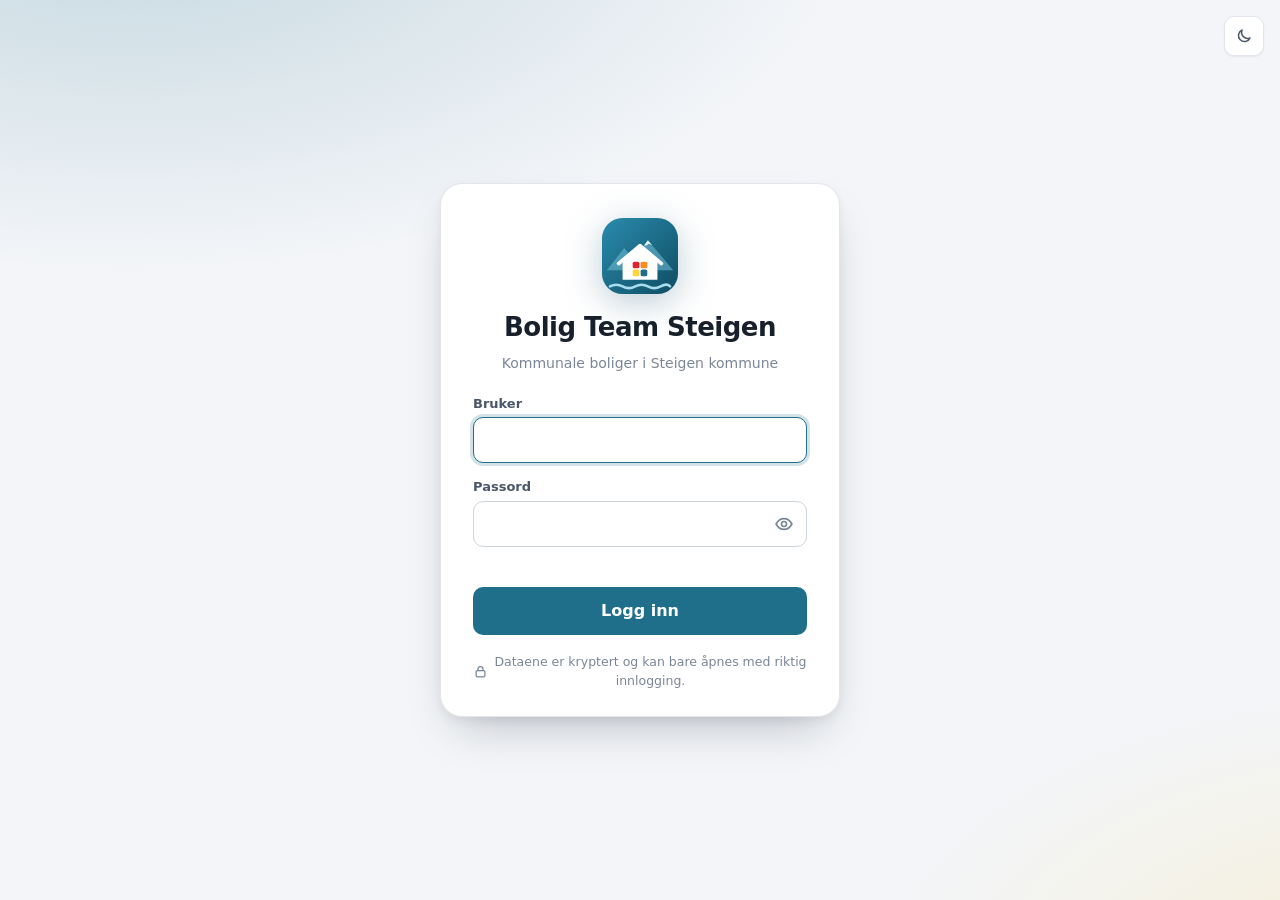
<file: index.html>
<!doctype html>
<!--
  Bolig Team Steigen — bygget 24.11.2026 fra src/ med tools/build.py. Ikke rediger denne filen direkte.
  Dataene er kryptert og kan bare åpnes med riktig innlogging.
-->
<html lang="nb">
<head>
  <meta charset="utf-8">
  <meta name="viewport" content="width=device-width, initial-scale=1">
  <meta name="color-scheme" content="light dark">
  <meta name="robots" content="noindex, nofollow">
  <title>Bolig Team Steigen</title>
  <link rel="icon" href="data:image/svg+xml,%3Csvg xmlns='http://www.w3.org/2000/svg' viewBox='0 0 48 48'%3E%3Crect width='48' height='48' rx='12' fill='%23175a72'/%3E%3Cpath d='M3 33 14 19l6 7 9-12 16 19z' fill='%235bb3d1' opacity='.55'/%3E%3Cpath d='M13 39V27l11-9 11 9v12z' fill='%23fff'/%3E%3Crect x='19.6' y='28' width='4' height='4' rx='1' fill='%23e0242f'/%3E%3Crect x='24.4' y='28' width='4' height='4' rx='1' fill='%23ff8a1d'/%3E%3Crect x='19.6' y='32.8' width='4' height='4' rx='1' fill='%23ffd43b'/%3E%3Crect x='24.4' y='32.8' width='4' height='4' rx='1' fill='%231f6f8b'/%3E%3C/svg%3E">
  <script>
    /* Valgt tema settes før siden tegnes, så den ikke blinker. */
    try { var t = localStorage.getItem('boligteam.tema'); if (t === 'light' || t === 'dark') document.documentElement.setAttribute('data-theme', t); } catch (e) {}
  </script>
  <style>
/* ---------- Tema ---------- */

:root {
  --bg: #f3f5f8;
  --surface: #ffffff;
  --surface-2: #f7f9fb;
  --border: #e2e6ec;
  --border-strong: #cdd4de;
  --text: #17202b;
  --text-2: #4a5768;
  --muted: #7a8696;
  --accent: #1f6f8b;
  --accent-strong: #175a72;
  --accent-soft: #e3f0f5;
  --accent-ink: #0f4d63;
  --on-accent: #ffffff;
  --mark: #ffe58a;
  --mark-ink: #3a2c00;
  --ok: #1d7a4c;
  --ok-soft: #e2f4ea;
  --off: #8a5a12;
  --off-soft: #fbf0dc;
  --due-m1: #e0242f;
  --due-m1-ink: #ffffff;
  --due-m2: #ff8a1d;
  --due-m2-ink: #2b1400;
  --due-m3: #ffd43b;
  --due-m3-ink: #2e2400;
  --due-past: #9f1c24;
  --due-past-soft: rgba(159, 28, 36, .045);
  --female: #9a3cc4;
  --female-soft: #f5eafb;
  --male: #2563c9;
  --male-soft: #e6eefb;
  --shadow-sm: 0 1px 2px rgba(16, 24, 40, .06);
  --shadow-md: 0 6px 18px -6px rgba(16, 24, 40, .16), 0 2px 4px rgba(16, 24, 40, .05);
  --shadow-lg: 0 22px 48px -18px rgba(16, 24, 40, .28), 0 4px 10px rgba(16, 24, 40, .06);
  --radius: 14px;
  --gutter: clamp(16px, 3vw, 32px);
  --toolbar-h: 120px;
  --ease: cubic-bezier(.2, .75, .25, 1);
  color-scheme: light;
}

@media (prefers-color-scheme: dark) {
  :root:not([data-theme="light"]) {
    --bg: #0f141a;
    --surface: #171e26;
    --surface-2: #1c242e;
    --border: #28323e;
    --border-strong: #364250;
    --text: #e8edf3;
    --text-2: #b4bfcc;
    --muted: #8593a4;
    --accent: #5bb3d1;
    --accent-strong: #7cc5de;
    --accent-soft: #17313d;
    --accent-ink: #a9dcee;
    --on-accent: #04202b;
    --mark: #6b5310;
    --mark-ink: #fff2c4;
    --ok: #6fd3a0;
    --ok-soft: #173327;
    --off: #e8b866;
    --off-soft: #352a15;
    --due-m1: #e3343d;
    --due-m1-ink: #ffffff;
    --due-m2: #f59330;
    --due-m2-ink: #231000;
    --due-m3: #f2cb4d;
    --due-m3-ink: #261d00;
    --due-past: #ff8a8a;
    --due-past-soft: rgba(255, 110, 110, .08);
    --female: #d4a1f0;
    --female-soft: #33233f;
    --male: #8fb8ff;
    --male-soft: #1c2b45;
    --shadow-sm: 0 1px 2px rgba(0, 0, 0, .3);
    --shadow-md: 0 8px 20px -8px rgba(0, 0, 0, .55);
    --shadow-lg: 0 24px 50px -18px rgba(0, 0, 0, .7);
    color-scheme: dark;
  }
}

:root[data-theme="dark"] {
  --bg: #0f141a;
  --surface: #171e26;
  --surface-2: #1c242e;
  --border: #28323e;
  --border-strong: #364250;
  --text: #e8edf3;
  --text-2: #b4bfcc;
  --muted: #8593a4;
  --accent: #5bb3d1;
  --accent-strong: #7cc5de;
  --accent-soft: #17313d;
  --accent-ink: #a9dcee;
  --on-accent: #04202b;
  --mark: #6b5310;
  --mark-ink: #fff2c4;
  --ok: #6fd3a0;
  --ok-soft: #173327;
  --off: #e8b866;
  --off-soft: #352a15;
  --due-m1: #e3343d;
  --due-m1-ink: #ffffff;
  --due-m2: #f59330;
  --due-m2-ink: #231000;
  --due-m3: #f2cb4d;
  --due-m3-ink: #261d00;
  --due-past: #ff8a8a;
  --due-past-soft: rgba(255, 110, 110, .08);
  --female: #d4a1f0;
  --female-soft: #33233f;
  --male: #8fb8ff;
  --male-soft: #1c2b45;
  --shadow-sm: 0 1px 2px rgba(0, 0, 0, .3);
  --shadow-md: 0 8px 20px -8px rgba(0, 0, 0, .55);
  --shadow-lg: 0 24px 50px -18px rgba(0, 0, 0, .7);
  color-scheme: dark;
}

/* ---------- Grunnlag ---------- */

*, *::before, *::after { box-sizing: border-box; }

html { -webkit-text-size-adjust: 100%; }

body {
  margin: 0;
  min-height: 100vh;
  background: var(--bg);
  color: var(--text);
  font: 15px/1.5 "Segoe UI Variable Text", "Segoe UI", system-ui, -apple-system, "Helvetica Neue", Roboto, Arial, sans-serif;
  -webkit-font-smoothing: antialiased;
}

button, input, select { font: inherit; color: inherit; }

svg { display: block; }

[hidden] { display: none !important; }

.muted { color: var(--muted); }

mark {
  background: var(--mark);
  color: var(--mark-ink);
  border-radius: 3px;
  padding: 0 1px;
  margin: 0 -1px;
}

:focus-visible {
  outline: 2px solid var(--accent);
  outline-offset: 2px;
}

/* ---------- Topptekst ---------- */

.topbar {
  display: flex;
  align-items: center;
  justify-content: space-between;
  gap: 16px;
  max-width: 1440px;
  margin: 0 auto;
  padding: 28px var(--gutter) 14px;
}

.brand {
  display: flex;
  align-items: center;
  gap: 16px;
  min-width: 0;
}

.brand-logo {
  flex: none;
  width: 60px;
  height: 60px;
  filter: drop-shadow(0 4px 10px rgba(15, 77, 99, .22));
}

.brand-logo svg,
.login-logo svg { width: 100%; height: 100%; }

.brand-text { min-width: 0; }

.brand h1 {
  margin: 0;
  font-size: clamp(24px, 3vw, 32px);
  line-height: 1.1;
  letter-spacing: -.02em;
  font-weight: 750;
}

.subtitle {
  margin: 6px 0 0;
  color: var(--text-2);
  font-size: 15px;
}

.source {
  margin: 2px 0 0;
  color: var(--muted);
  font-size: 13px;
}

.source:empty { display: none; }

.btn {
  display: inline-flex;
  align-items: center;
  gap: 8px;
  height: 40px;
  padding: 0 16px;
  border-radius: 10px;
  border: 1px solid transparent;
  font-weight: 600;
  font-size: 14px;
  cursor: pointer;
  white-space: nowrap;
  transition: background-color .15s, border-color .15s, color .15s;
}

.btn svg {
  width: 18px;
  height: 18px;
  fill: none;
  stroke: currentColor;
  stroke-width: 2;
  stroke-linecap: round;
  stroke-linejoin: round;
}

.btn-primary { background: var(--accent); color: var(--on-accent); }
.btn-primary:hover { background: var(--accent-strong); }

.btn-ghost {
  background: var(--surface);
  border-color: var(--border);
  color: var(--text-2);
  box-shadow: var(--shadow-sm);
}
.btn-ghost:hover { border-color: var(--border-strong); color: var(--text); }

.btn-primary svg { stroke-width: 2.4; }
.btn-sm { height: 34px; padding: 0 12px; font-size: 13px; }
.btn-icon { width: 40px; padding: 0; justify-content: center; }
.btn-icon svg { fill: currentColor; stroke: none; }

.btn-warn {
  background: var(--due-m2);
  color: var(--due-m2-ink);
}
.btn-warn:hover { background: color-mix(in srgb, var(--due-m2) 88%, #000); }

.btn-danger-ghost {
  background: transparent;
  color: var(--due-past);
}
.btn-danger-ghost:hover { background: var(--due-past-soft); }

.visually-hidden {
  position: absolute !important;
  width: 1px;
  height: 1px;
  overflow: hidden;
  clip: rect(0 0 0 0);
  white-space: nowrap;
}

.toolbar-btn { height: 40px; }

.top-actions {
  display: flex;
  align-items: center;
  gap: 8px;
  flex-shrink: 0;
}

/* Prikk på eksportknappen når det finnes endringer som ikke er eksportert */
#exportBtn { position: relative; }
#exportBtn.has-dot::after {
  content: "";
  position: absolute;
  top: -3px;
  right: -3px;
  width: 11px;
  height: 11px;
  border-radius: 50%;
  background: var(--due-m2);
  box-shadow: 0 0 0 2px var(--bg);
}

.more { position: relative; }

.menu-right { left: auto; right: 0; }

.menu-cmd {
  display: block;
  width: 100%;
  padding: 9px 10px;
  border: 0;
  border-radius: 8px;
  background: none;
  font-size: 14px;
  text-align: left;
  cursor: pointer;
}
.menu-cmd:hover:not(:disabled) { background: var(--surface-2); }
.menu-cmd:disabled { color: var(--muted); cursor: default; }

/* ---------- Verktøylinje ---------- */

.toolbar {
  position: sticky;
  top: 0;
  z-index: 20;
  background: color-mix(in srgb, var(--bg) 86%, transparent);
  -webkit-backdrop-filter: saturate(1.4) blur(10px);
  backdrop-filter: saturate(1.4) blur(10px);
  border-bottom: 1px solid transparent;
  transition: border-color .2s;
}

body.has-data .toolbar { border-bottom-color: var(--border); }

.toolbar-inner {
  max-width: 1440px;
  margin: 0 auto;
  padding: 12px var(--gutter);
  display: flex;
  flex-wrap: wrap;
  align-items: center;
  gap: 10px 14px;
}

.search {
  position: relative;
  flex: 1 1 380px;
  min-width: 0;
}

.search input {
  width: 100%;
  height: 48px;
  padding: 0 44px 0 46px;
  border-radius: 12px;
  border: 1px solid var(--border);
  background: var(--surface);
  box-shadow: var(--shadow-sm);
  font-size: 16px;
  transition: border-color .15s, box-shadow .15s;
}

.search input::placeholder { color: var(--muted); }

.search input:focus {
  outline: none;
  border-color: var(--accent);
  box-shadow: 0 0 0 4px color-mix(in srgb, var(--accent) 18%, transparent);
}

.search-icon {
  position: absolute;
  left: 15px;
  top: 50%;
  width: 20px;
  height: 20px;
  transform: translateY(-50%);
  fill: none;
  stroke: var(--muted);
  stroke-width: 2;
  stroke-linecap: round;
  pointer-events: none;
}

.search-kbd {
  position: absolute;
  right: 12px;
  top: 50%;
  transform: translateY(-50%);
  min-width: 22px;
  height: 22px;
  display: grid;
  place-items: center;
  border: 1px solid var(--border);
  border-bottom-width: 2px;
  border-radius: 6px;
  color: var(--muted);
  font: 12px/1 ui-monospace, SFMono-Regular, Consolas, monospace;
  pointer-events: none;
}

.search input:focus ~ .search-kbd,
.search input:not(:placeholder-shown) ~ .search-kbd { display: none; }

.controls {
  display: flex;
  flex-wrap: wrap;
  align-items: center;
  gap: 10px 14px;
}

.select-btn,
.select-wrap {
  position: relative;
  display: inline-flex;
  align-items: center;
  gap: 6px;
  height: 40px;
  padding: 0 34px 0 12px;
  border-radius: 10px;
  border: 1px solid var(--border);
  background: var(--surface);
  box-shadow: var(--shadow-sm);
  font-size: 14px;
  cursor: pointer;
  white-space: nowrap;
}

.select-btn:hover,
.select-wrap:hover { border-color: var(--border-strong); }

.select-caption { color: var(--muted); }
.select-value { font-weight: 600; }

.select-wrap select {
  appearance: none;
  border: 0;
  background: transparent;
  font-weight: 600;
  padding: 0;
  cursor: pointer;
}
.select-wrap select:focus { outline: none; }
.select-wrap:focus-within { outline: 2px solid var(--accent); outline-offset: 2px; }

.chevron {
  position: absolute;
  right: 10px;
  top: 50%;
  width: 18px;
  height: 18px;
  transform: translateY(-50%);
  fill: none;
  stroke: var(--muted);
  stroke-width: 2;
  stroke-linecap: round;
  stroke-linejoin: round;
  pointer-events: none;
  transition: transform .2s var(--ease);
}

.select-btn[aria-expanded="true"] .chevron { transform: translateY(-50%) rotate(180deg); }

.show-picker { position: relative; }

.menu {
  position: absolute;
  top: calc(100% + 6px);
  left: 0;
  z-index: 30;
  min-width: 240px;
  padding: 6px;
  border-radius: 12px;
  border: 1px solid var(--border);
  background: var(--surface);
  box-shadow: var(--shadow-lg);
  animation: menu-in .16s var(--ease);
}

@keyframes menu-in {
  from { opacity: 0; transform: translateY(-4px); }
}

.menu-item {
  display: flex;
  align-items: center;
  gap: 10px;
  padding: 9px 10px;
  border-radius: 8px;
  cursor: pointer;
  font-size: 14px;
}

.menu-item:hover { background: var(--surface-2); }

.menu-item input {
  position: absolute;
  opacity: 0;
  pointer-events: none;
}

.menu-check {
  flex: none;
  width: 18px;
  height: 18px;
  border-radius: 5px;
  border: 1.5px solid var(--border-strong);
  display: grid;
  place-items: center;
  transition: background-color .12s, border-color .12s;
}

.menu-check::after {
  content: "";
  width: 9px;
  height: 5px;
  border: 2px solid #fff;
  border-top: 0;
  border-right: 0;
  transform: translateY(-1px) rotate(-45deg) scale(0);
  transition: transform .12s var(--ease);
}

.menu-item input:checked + .menu-check { background: var(--accent); border-color: var(--accent); }
.menu-item input:checked + .menu-check::after { transform: translateY(-1px) rotate(-45deg) scale(1); }
.menu-item input:focus-visible + .menu-check { outline: 2px solid var(--accent); outline-offset: 2px; }

.menu-hint {
  margin: 4px 10px 6px;
  padding-top: 8px;
  border-top: 1px solid var(--border);
  color: var(--muted);
  font-size: 12px;
}

.switch {
  display: inline-flex;
  align-items: center;
  gap: 8px;
  font-size: 14px;
  color: var(--text-2);
  cursor: pointer;
  user-select: none;
}

.switch input { position: absolute; opacity: 0; pointer-events: none; }

.switch-track {
  position: relative;
  width: 34px;
  height: 20px;
  border-radius: 99px;
  background: var(--border-strong);
  transition: background-color .15s;
}

.switch-track::after {
  content: "";
  position: absolute;
  top: 2px;
  left: 2px;
  width: 16px;
  height: 16px;
  border-radius: 50%;
  background: #fff;
  box-shadow: 0 1px 2px rgba(0, 0, 0, .25);
  transition: transform .18s var(--ease);
}

.switch input:checked + .switch-track { background: var(--accent); }
.switch input:checked + .switch-track::after { transform: translateX(14px); }
.switch input:focus-visible + .switch-track { outline: 2px solid var(--accent); outline-offset: 2px; }

.count {
  margin: 0 0 0 auto;
  color: var(--muted);
  font-size: 13px;
  font-variant-numeric: tabular-nums;
  white-space: nowrap;
}

/* ---------- Lyst / mørkt tema ---------- */

.theme-toggle { flex: none; }
.theme-toggle svg { fill: none; stroke: currentColor; stroke-width: 2; stroke-linecap: round; stroke-linejoin: round; }
.theme-toggle[aria-pressed="true"] .i-moon,
.theme-toggle[aria-pressed="false"] .i-sun { display: none; }

.login-theme { position: absolute; top: 16px; right: 16px; }

/* ---------- Innlogging ---------- */

.app[hidden] { display: none !important; }

.login {
  position: fixed;
  inset: 0;
  z-index: 100;
  display: grid;
  place-items: center;
  padding: 24px 16px;
  overflow: auto;
  background:
    radial-gradient(1200px 600px at 10% -10%, color-mix(in srgb, var(--accent) 22%, transparent), transparent 60%),
    radial-gradient(900px 500px at 110% 110%, color-mix(in srgb, var(--due-m3) 18%, transparent), transparent 60%),
    var(--bg);
  transition: opacity .35s var(--ease), visibility .35s;
}

.login.is-leaving { opacity: 0; visibility: hidden; }
.login:not(.is-ready) .login-card { opacity: 0; }

.login-card {
  width: min(400px, 100%);
  display: flex;
  flex-direction: column;
  gap: 6px;
  padding: 34px 32px 26px;
  border-radius: 22px;
  border: 1px solid var(--border);
  background: var(--surface);
  box-shadow: var(--shadow-lg);
  transition: opacity .3s var(--ease);
}

.login-card.is-shaking { animation: shake .4s ease; }

@keyframes shake {
  20%, 60% { transform: translateX(-8px); }
  40%, 80% { transform: translateX(8px); }
}

.login-logo {
  width: 76px;
  height: 76px;
  margin: 0 auto 8px;
  filter: drop-shadow(0 8px 18px rgba(15, 77, 99, .28));
}

.login-title {
  margin: 0;
  text-align: center;
  font-size: 26px;
  font-weight: 750;
  letter-spacing: -.02em;
}

.login-sub {
  margin: 0 0 14px;
  text-align: center;
  color: var(--muted);
  font-size: 14px;
}

.login-card .ed-field { margin-bottom: 8px; }
.login-card .ed-field input { min-height: 46px; font-size: 16px; }

.pw-wrap { position: relative; display: block; }
.pw-wrap input { padding-right: 46px !important; }

.pw-toggle {
  position: absolute;
  right: 4px;
  top: 50%;
  width: 38px;
  height: 38px;
  transform: translateY(-50%);
  display: grid;
  place-items: center;
  border: 0;
  border-radius: 8px;
  background: none;
  color: var(--muted);
  cursor: pointer;
}

.pw-toggle:hover { color: var(--text); background: var(--surface-2); }
.pw-toggle[aria-pressed="true"] { color: var(--accent); }

.pw-toggle svg {
  width: 20px;
  height: 20px;
  fill: none;
  stroke: currentColor;
  stroke-width: 2;
  stroke-linecap: round;
  stroke-linejoin: round;
}

.login-error {
  min-height: 20px;
  margin: 0;
  color: var(--due-m1);
  font-size: 14px;
  font-weight: 600;
}

.login-btn {
  position: relative;
  height: 48px;
  justify-content: center;
  font-size: 16px;
}

.spinner {
  display: none;
  width: 20px;
  height: 20px;
  border-radius: 50%;
  border: 2.5px solid color-mix(in srgb, currentColor 40%, transparent);
  border-top-color: currentColor;
  animation: spin .8s linear infinite;
}

.login-btn.is-busy .spinner { display: block; }
.login-btn.is-busy .login-btn-text { display: none; }

@keyframes spin { to { transform: rotate(360deg); } }

.login-note {
  display: flex;
  align-items: center;
  justify-content: center;
  gap: 6px;
  margin: 12px 0 0;
  color: var(--muted);
  font-size: 12.5px;
  text-align: center;
}

.login-note svg {
  flex: none;
  width: 15px;
  height: 15px;
  fill: none;
  stroke: currentColor;
  stroke-width: 2;
  stroke-linecap: round;
}

/* ---------- Kortrutenett ---------- */

.main {
  max-width: 1440px;
  margin: 0 auto;
  padding: 20px var(--gutter) 64px;
}

.grid {
  --tile-min: 240px;
  list-style: none;
  margin: 0;
  padding: 0;
  display: grid;
  grid-template-columns: repeat(auto-fill, minmax(min(var(--tile-min), 100%), 1fr));
  gap: 12px;
  align-items: stretch;
}

.grid.only-initials { --tile-min: 200px; }

.tile {
  /* Farger inne i kortet — overstyres av fargekodene for kontraktslutt */
  --t-fg: var(--text);
  --t-fg-2: var(--text-2);
  --t-muted: var(--muted);
  --t-line: var(--border);
  --t-accent: var(--accent-ink);
  position: relative;
  min-width: 0;
  border-radius: var(--radius);
  background: var(--surface);
  border: 1px solid var(--border);
  box-shadow: var(--shadow-sm);
  color: var(--t-fg);
  scroll-margin-top: calc(var(--toolbar-h) + 16px);
  scroll-margin-bottom: 16px;
  transition: border-color .15s, box-shadow .2s, transform .2s var(--ease);
}

.tile:not(.is-open):hover {
  border-color: color-mix(in srgb, var(--accent) 45%, var(--border));
  box-shadow: var(--shadow-md);
  transform: translateY(-2px);
}

.tile.is-vacant { border-style: dashed; background: var(--surface-2); }

.tile.is-open {
  grid-column: 1 / -1;
  border-color: color-mix(in srgb, var(--accent) 40%, var(--border));
  box-shadow: var(--shadow-lg);
}

/* Fargekoder: kontrakten utløper om under 1 / 1–2 / 2–3 måneder (hele kortet farges) */

.tile.ut-m1:not(.is-open),
.tile.ut-m2:not(.is-open),
.tile.ut-m3:not(.is-open) {
  --t-line: color-mix(in srgb, var(--t-fg) 22%, transparent);
  --t-fg-2: color-mix(in srgb, var(--t-fg) 85%, transparent);
  --t-muted: color-mix(in srgb, var(--t-fg) 68%, transparent);
  --t-accent: var(--t-fg);
  border-style: solid;
}

.tile.ut-m1:not(.is-open) {
  --t-fg: var(--due-m1-ink);
  background: var(--due-m1);
  border-color: color-mix(in srgb, var(--due-m1) 75%, #000);
}

.tile.ut-m2:not(.is-open) {
  --t-fg: var(--due-m2-ink);
  background: var(--due-m2);
  border-color: color-mix(in srgb, var(--due-m2) 75%, #000);
}

.tile.ut-m3:not(.is-open) {
  --t-fg: var(--due-m3-ink);
  background: var(--due-m3);
  border-color: color-mix(in srgb, var(--due-m3) 70%, #000);
}

/* Kontrakten har allerede utløpt: skravert kort med mørkerød kant */
.tile.ut-past:not(.is-open) {
  background: repeating-linear-gradient(135deg, var(--surface) 0 12px, var(--due-past-soft) 12px 24px);
  border: 1.5px solid var(--due-past);
}

.tile.is-open.ut-m1 { border-color: var(--due-m1); box-shadow: 0 0 0 1px var(--due-m1), var(--shadow-lg); }
.tile.is-open.ut-m2 { border-color: var(--due-m2); box-shadow: 0 0 0 1px var(--due-m2), var(--shadow-lg); }
.tile.is-open.ut-m3 { border-color: var(--due-m3); box-shadow: 0 0 0 1px var(--due-m3), var(--shadow-lg); }
.tile.is-open.ut-past { border-color: var(--due-past); }

/* Sammenslått kort */

.face {
  display: flex;
  flex-direction: column;
  align-items: stretch;
  gap: 10px;
  width: 100%;
  height: 100%;
  min-height: 92px;
  padding: 14px 16px 12px;
  border: 0;
  border-radius: inherit;
  background: none;
  color: inherit;
  text-align: left;
  cursor: pointer;
}

.face:focus-visible { outline-offset: -2px; }

.face-top {
  display: flex;
  align-items: flex-start;
  justify-content: space-between;
  gap: 10px;
}

.face-main {
  display: flex;
  flex-direction: column;
  align-items: flex-start;
  gap: 4px;
  min-width: 0;
  overflow-wrap: break-word;
}

.face .is-primary { font-size: 17px; font-weight: 650; line-height: 1.3; color: var(--t-fg); }
.face-main > :not(.is-primary) { font-size: 14px; color: var(--t-fg-2); }

.face .f-init.is-primary {
  font-size: 26px;
  font-weight: 750;
  line-height: 1.15;
  letter-spacing: .06em;
  color: var(--t-accent);
}

.face .f-init:not(.is-primary) {
  display: inline-block;
  padding: 1px 7px;
  border-radius: 6px;
  background: var(--accent-soft);
  color: var(--accent-ink);
  font-weight: 700;
  font-size: 12px;
  letter-spacing: .06em;
  order: -1;
  margin-bottom: 2px;
}

.grid.only-initials .face .f-init.is-primary { font-size: 30px; }

.f-nr { display: flex; flex-direction: column; gap: 2px; }
.f-nr-line { display: flex; align-items: baseline; gap: 8px; }
.f-nr-label {
  min-width: 62px;
  color: var(--t-muted);
  font-size: 12px;
  font-weight: 500;
  text-transform: uppercase;
  letter-spacing: .04em;
}
.f-nr-val { font-variant-numeric: tabular-nums; }
.f-nr.is-primary .f-nr-val { font-size: 17px; font-weight: 650; }
.f-nr:not(.is-primary) .f-nr-val { font-size: 14px; color: var(--t-fg-2); }

.face .is-missing { color: var(--t-muted) !important; font-weight: 500 !important; font-style: italic; }

.snippet {
  padding: 4px 8px;
  border-radius: 7px;
  background: color-mix(in srgb, var(--surface) 92%, transparent);
  border: 1px solid var(--border);
  font-size: 12.5px;
  color: var(--text-2);
  overflow-wrap: anywhere;
}

.snippet-label { color: var(--muted); }

.badge {
  flex: none;
  padding: 1px 8px;
  border-radius: 99px;
  background: var(--off-soft);
  color: var(--off);
  font-size: 11px;
  font-weight: 700;
  letter-spacing: .03em;
  text-transform: uppercase;
}

/* Kjønn: ♀ / ♂ */

.gender {
  flex: none;
  width: 28px;
  height: 28px;
  border-radius: 50%;
  display: grid;
  place-items: center;
  background: var(--g-soft, var(--surface-2));
  color: var(--g-ink, var(--muted));
  box-shadow: 0 0 0 1px color-mix(in srgb, var(--g-ink, var(--muted)) 25%, transparent);
}

.gender svg {
  width: 17px;
  height: 17px;
  fill: none;
  stroke: currentColor;
  stroke-width: 2.3;
  stroke-linecap: round;
  stroke-linejoin: round;
}

.g-k { --g-ink: var(--female); --g-soft: var(--female-soft); }
.g-m { --g-ink: var(--male); --g-soft: var(--male-soft); }
.g-org { --g-ink: var(--text-2); --g-soft: var(--surface-2); }
.g-unknown { --g-ink: var(--muted); --g-soft: var(--surface-2); }

.tile.ut-m1:not(.is-open) .gender,
.tile.ut-m2:not(.is-open) .gender,
.tile.ut-m3:not(.is-open) .gender { background: var(--surface); box-shadow: none; }

/* De tre datoene nederst på kortet */

.dates {
  display: flex;
  flex-direction: column;
  gap: 3px;
  margin-top: auto;
  padding-top: 9px;
  border-top: 1px solid var(--t-line);
  font-size: 13px;
}

.date-row {
  display: flex;
  flex-wrap: wrap;
  align-items: center;
  gap: 2px 8px;
  min-height: 22px;
}

.date-label {
  flex: none;
  width: 30px;
  color: var(--t-muted);
  font-size: 11px;
  font-weight: 700;
  letter-spacing: .05em;
  text-transform: uppercase;
}

.date-val {
  color: var(--t-fg);
  font-weight: 600;
  font-variant-numeric: tabular-nums;
}

.date-val.is-missing { color: var(--t-muted); font-weight: 400; }
.date-val.is-bad { text-decoration: underline wavy var(--off); text-underline-offset: 3px; }

.due {
  display: inline-flex;
  align-items: center;
  margin-left: auto;
  padding: 1px 8px;
  border-radius: 99px;
  font-size: 11.5px;
  font-weight: 700;
  line-height: 1.5;
  white-space: nowrap;
  box-shadow: 0 0 0 1.5px var(--surface);
}

.due-m1 { background: var(--due-m1); color: var(--due-m1-ink); }
.due-m2 { background: var(--due-m2); color: var(--due-m2-ink); }
.due-m3 { background: var(--due-m3); color: var(--due-m3-ink); }
.due-past { background: var(--surface); color: var(--due-past); box-shadow: inset 0 0 0 1.5px var(--due-past); }
.due-bad { background: var(--surface); color: var(--off); box-shadow: inset 0 0 0 1px var(--off); }

/* ---------- Oversikt over frister ---------- */

.overview {
  flex: 1;
  min-width: 0;
  display: flex;
  flex-direction: column;
  justify-content: center;
  gap: 4px;
  padding: 3px 0;
}

.ov-group {
  display: flex;
  flex-wrap: wrap;
  align-items: center;
  gap: 6px;
  min-height: 40px;
}

.ov-title {
  flex: none;
  width: 150px;
  color: var(--muted);
  font-size: 12px;
  font-weight: 700;
  letter-spacing: .06em;
  text-transform: uppercase;
}

.chip {
  display: inline-flex;
  align-items: center;
  gap: 7px;
  height: 32px;
  padding: 0 11px 0 10px;
  border-radius: 99px;
  border: 1px solid var(--border);
  background: var(--surface);
  color: var(--text-2);
  font-size: 13px;
  cursor: pointer;
  box-shadow: var(--shadow-sm);
  transition: background-color .15s, border-color .15s, color .15s;
}

.chip:hover:not(:disabled) { border-color: var(--border-strong); color: var(--text); }
.chip[aria-pressed="true"] { background: var(--text); border-color: var(--text); color: var(--bg); }
.chip:disabled { opacity: .45; cursor: default; box-shadow: none; }
.chip-n {
  color: var(--muted);
  font-weight: 600;
  font-variant-numeric: tabular-nums;
}
.chip[aria-pressed="true"] .chip-n { color: inherit; opacity: .8; }

.sw {
  flex: none;
  width: 12px;
  height: 12px;
  border-radius: 4px;
}

.sw-m1 { background: var(--due-m1); }
.sw-m2 { background: var(--due-m2); }
.sw-m3 { background: var(--due-m3); }
.sw-past {
  background: repeating-linear-gradient(135deg, var(--surface) 0 2px, var(--due-past) 2px 4px);
  box-shadow: inset 0 0 0 1.5px var(--due-past);
}

.chip[aria-pressed="true"] .sw { box-shadow: 0 0 0 1.5px var(--bg); }

.ov-reset {
  height: 32px;
  padding: 0 6px;
  border: 0;
  background: none;
  color: var(--accent);
  font-size: 13px;
  font-weight: 650;
  cursor: pointer;
}

.ov-reset:hover { text-decoration: underline; }

/* ---------- Utvidet kort ---------- */

.detail { padding: 22px clamp(16px, 2.4vw, 28px) 16px; }

.detail-head {
  display: flex;
  align-items: center;
  gap: 16px;
}

.monogram {
  position: relative;
  flex: none;
  width: 58px;
  height: 58px;
  border-radius: 16px;
  display: grid;
  place-items: center;
  background: var(--accent-soft);
  color: var(--accent-ink);
  font-size: 20px;
  font-weight: 750;
  letter-spacing: .04em;
}

.monogram .gender {
  position: absolute;
  right: -8px;
  bottom: -8px;
  width: 26px;
  height: 26px;
  box-shadow: 0 0 0 2px var(--surface);
}

.monogram .gender svg { width: 16px; height: 16px; }

.detail-titles { flex: 1; min-width: 0; }

.gender-text { color: var(--muted); }

.alerts {
  display: flex;
  flex-direction: column;
  gap: 8px;
  margin-top: 18px;
}

.alert {
  display: flex;
  align-items: center;
  gap: 10px;
  padding: 10px 14px;
  border-radius: 12px;
  font-size: 14.5px;
  font-weight: 600;
}

.alert .icon svg { width: 20px; height: 20px; }
.alert-m1 { background: var(--due-m1); color: var(--due-m1-ink); }
.alert-m2 { background: var(--due-m2); color: var(--due-m2-ink); }
.alert-m3 { background: var(--due-m3); color: var(--due-m3-ink); }
.alert-past { background: var(--due-past-soft); color: var(--due-past); box-shadow: inset 0 0 0 1.5px var(--due-past); }

.field dd .due { margin-left: 8px; vertical-align: 1px; }

.detail-name {
  margin: 0;
  font-size: clamp(20px, 2.4vw, 26px);
  line-height: 1.2;
  letter-spacing: -.01em;
  overflow-wrap: anywhere;
}

.detail-name:focus { outline: none; }

.detail-sub { margin: 4px 0 0; color: var(--text-2); font-size: 15px; }
.detail-sub .dot { color: var(--muted); }

.close {
  flex: none;
  align-self: flex-start;
  width: 40px;
  height: 40px;
  display: grid;
  place-items: center;
  border-radius: 10px;
  border: 1px solid var(--border);
  background: var(--surface);
  cursor: pointer;
  color: var(--text-2);
  transition: background-color .15s, color .15s;
}

.close:hover { background: var(--surface-2); color: var(--text); }

.icon svg {
  width: 18px;
  height: 18px;
  fill: none;
  stroke: currentColor;
  stroke-width: 2;
  stroke-linecap: round;
  stroke-linejoin: round;
}

.keynums {
  display: grid;
  grid-template-columns: repeat(auto-fit, minmax(160px, 1fr));
  gap: 10px;
  margin: 20px 0 0;
}

.keynum {
  padding: 10px 12px 10px 14px;
  border-radius: 12px;
  background: var(--surface-2);
  border: 1px solid var(--border);
}

.keynum-label {
  display: block;
  color: var(--muted);
  font-size: 12px;
  font-weight: 600;
  text-transform: uppercase;
  letter-spacing: .05em;
}

.keynum-row { display: flex; align-items: center; justify-content: space-between; gap: 8px; }

.keynum-val {
  font-size: 21px;
  font-weight: 700;
  font-variant-numeric: tabular-nums;
  letter-spacing: .01em;
}

.keynum-val.is-missing { color: var(--muted); font-weight: 500; }

.copy {
  flex: none;
  width: 32px;
  height: 32px;
  display: grid;
  place-items: center;
  border-radius: 8px;
  border: 0;
  background: transparent;
  color: var(--muted);
  cursor: pointer;
  transition: background-color .15s, color .15s;
}

.copy:hover { background: var(--surface); color: var(--accent); }
.copy.is-done { color: var(--ok); }
.copy .icon svg { width: 16px; height: 16px; }

.sections {
  display: grid;
  grid-template-columns: repeat(auto-fit, minmax(240px, 1fr));
  gap: 8px 28px;
  margin-top: 8px;
}

.section h3 {
  margin: 18px 0 6px;
  font-size: 12px;
  font-weight: 700;
  text-transform: uppercase;
  letter-spacing: .07em;
  color: var(--accent);
}

.section dl { margin: 0; }

.field {
  padding: 9px 0;
  border-bottom: 1px solid var(--border);
}

.field:last-child { border-bottom: 0; }

.field dt {
  display: flex;
  flex-wrap: wrap;
  align-items: baseline;
  gap: 2px 8px;
  color: var(--muted);
  font-size: 13px;
}

.field dd {
  margin: 2px 0 0;
  font-size: 15.5px;
  font-weight: 550;
  overflow-wrap: anywhere;
}

.field dd .is-missing { color: var(--muted); font-weight: 400; }

.rel {
  margin-left: 8px;
  color: var(--muted);
  font-size: 13px;
  font-weight: 400;
}

.pill {
  display: inline-block;
  padding: 1px 10px;
  border-radius: 99px;
  font-size: 13px;
  font-weight: 650;
}

.pill-on { background: var(--ok-soft); color: var(--ok); }
.pill-off { background: var(--off-soft); color: var(--off); }

.tel {
  display: inline-flex;
  align-items: center;
  gap: 6px;
  color: var(--accent);
  text-decoration: none;
  font-variant-numeric: tabular-nums;
}

.tel:hover { text-decoration: underline; }
.tel .icon svg { width: 16px; height: 16px; }

.cell-comment {
  display: flex;
  gap: 8px;
  margin: 8px 0 0;
  padding: 8px 10px;
  border-radius: 10px;
  background: var(--off-soft);
  color: var(--text);
  font-size: 13.5px;
  font-weight: 400;
}

.cell-comment .icon { color: var(--off); margin-top: 1px; }
.cell-comment .icon svg { width: 16px; height: 16px; }
.cell-comment-author { color: var(--muted); }

.detail-foot {
  display: flex;
  flex-wrap: wrap;
  align-items: center;
  justify-content: space-between;
  gap: 8px 16px;
  margin: 18px 0 0;
  padding-top: 12px;
  border-top: 1px solid var(--border);
  color: var(--muted);
  font-size: 12.5px;
}

.link-btn {
  display: inline-flex;
  align-items: center;
  gap: 6px;
  padding: 4px 2px;
  border: 0;
  background: none;
  color: var(--accent);
  font-size: 13.5px;
  font-weight: 600;
  cursor: pointer;
}
.link-btn:hover { text-decoration: underline; }
.link-btn .icon svg { width: 16px; height: 16px; stroke-width: 2.4; }

.detail-actions {
  display: flex;
  align-items: center;
  gap: 8px;
  align-self: flex-start;
}

.edit-text .icon svg { width: 16px; height: 16px; }

/* ---------- Blyant på kortet ---------- */

.edit-btn {
  position: absolute;
  top: 12px;
  right: 12px;
  z-index: 1;
  width: 28px;
  height: 28px;
  display: grid;
  place-items: center;
  border-radius: 8px;
  border: 1px solid var(--border);
  background: var(--surface);
  color: var(--text-2);
  cursor: pointer;
  box-shadow: var(--shadow-sm);
  transition: background-color .15s, color .15s, border-color .15s, transform .15s;
}

.edit-btn:hover { color: var(--accent); border-color: var(--accent); transform: scale(1.06); }
.edit-btn .icon svg { width: 16px; height: 16px; }

.tile:not(.is-open):not(.street-tile) .face-top { margin-right: 34px; }

.gender-row { display: none; }
.date-row .gender-row { width: 22px; height: 22px; margin-left: auto; }
.date-row .gender-row svg { width: 14px; height: 14px; }

@keyframes flash {
  0%, 35% { box-shadow: 0 0 0 3px var(--accent), var(--shadow-md); }
  100% { box-shadow: var(--shadow-sm); }
}
.tile.is-flash { animation: flash 1.8s var(--ease); }

/* ---------- Visning: alle / etter gate ---------- */

.panel {
  display: flex;
  align-items: stretch;
  gap: 16px 28px;
  margin: 0 0 18px;
}

.panel-actions {
  flex: none;
  display: flex;
  flex-direction: column;
  align-items: flex-end;
  gap: 4px;
  padding: 3px 0;
}

.panel-actions .add-btn,
.panel-actions .switch { height: 40px; }

.panel-actions .add-btn { min-width: 160px; justify-content: center; }

.seg {
  display: inline-flex;
  padding: 3px;
  border-radius: 12px;
  background: var(--surface-2);
  border: 1px solid var(--border);
}

.seg-vertical {
  flex: none;
  flex-direction: column;
  gap: 4px;
  align-self: flex-start;
}

.seg-vertical button { height: 40px; }

.seg button {
  display: inline-flex;
  align-items: center;
  gap: 8px;
  height: 34px;
  padding: 0 14px;
  border: 0;
  border-radius: 9px;
  background: none;
  color: var(--text-2);
  font-size: 14px;
  font-weight: 600;
  cursor: pointer;
}

.seg button svg {
  width: 17px;
  height: 17px;
  fill: none;
  stroke: currentColor;
  stroke-width: 2;
  stroke-linecap: round;
  stroke-linejoin: round;
}

.seg button[aria-pressed="true"] {
  background: var(--surface);
  color: var(--text);
  box-shadow: var(--shadow-sm), 0 0 0 1px var(--border);
}

.crumbs {
  display: flex;
  flex-wrap: wrap;
  align-items: center;
  gap: 4px 8px;
  min-width: 0;
  margin: -4px 0 14px;
  padding: 6px 10px 6px 4px;
  border-radius: 12px;
  background: var(--surface-2);
  border: 1px solid var(--border);
}

.crumb-back {
  display: inline-flex;
  align-items: center;
  gap: 4px;
  height: 34px;
  padding: 0 10px 0 6px;
  border: 0;
  border-radius: 9px;
  background: none;
  color: var(--accent);
  font-size: 14px;
  font-weight: 600;
  cursor: pointer;
}
.crumb-back:hover { background: var(--accent-soft); }
.crumb-back .icon svg { width: 18px; height: 18px; stroke-width: 2.4; }

.crumb-sep { color: var(--border-strong); }

.crumb-cur {
  font-size: 20px;
  font-weight: 700;
  letter-spacing: -.01em;
}

.crumb-n { color: var(--muted); font-size: 13px; }


/* ---------- Gatekort ---------- */

.grid.streets { --tile-min: 250px; }

.street-tile { border-top: 4px solid var(--border-strong); }
.street-tile.st-m1 { border-top-color: var(--due-m1); }
.street-tile.st-m2 { border-top-color: var(--due-m2); }
.street-tile.st-m3 { border-top-color: var(--due-m3); }

.street-face { gap: 10px; }

.face .street-name { font-size: 20px; font-weight: 700; letter-spacing: -.01em; }

.street-sub { font-size: 13.5px; color: var(--text-2); }

.street-count {
  flex: none;
  min-width: 40px;
  height: 40px;
  padding: 0 8px;
  border-radius: 12px;
  display: grid;
  place-items: center;
  background: var(--accent-soft);
  color: var(--accent-ink);
  font-size: 18px;
  font-weight: 750;
  font-variant-numeric: tabular-nums;
}

.street-houses {
  display: -webkit-box;
  -webkit-line-clamp: 2;
  -webkit-box-orient: vertical;
  overflow: hidden;
  color: var(--muted);
  font-size: 13px;
}

.street-status {
  display: flex;
  flex-direction: column;
  gap: 4px;
  margin-top: auto;
  padding-top: 9px;
  border-top: 1px solid var(--border);
}

.street-status-row { display: flex; align-items: center; gap: 8px; }
.street-status-row .date-label { width: 72px; }

.mini-chips { display: flex; flex-wrap: wrap; gap: 5px; }

.mini-chip {
  display: inline-flex;
  align-items: center;
  gap: 5px;
  padding: 1px 8px 1px 6px;
  border-radius: 99px;
  border: 1px solid var(--border);
  font-size: 12px;
  font-weight: 700;
  font-variant-numeric: tabular-nums;
}

.mini-chip .sw { width: 10px; height: 10px; border-radius: 3px; }

/* ---------- Redigering ---------- */

.editor {
  width: min(780px, calc(100vw - 24px));
  max-height: calc(100dvh - 32px);
  padding: 0;
  border: 1px solid var(--border);
  border-radius: 18px;
  background: var(--surface);
  color: var(--text);
  box-shadow: var(--shadow-lg);
  overflow: hidden;
}

.editor[open] { display: flex; animation: dialog-in .22s var(--ease); }

.editor::backdrop {
  background: rgba(10, 16, 24, .45);
  -webkit-backdrop-filter: blur(3px);
  backdrop-filter: blur(3px);
}

@keyframes dialog-in {
  from { opacity: 0; transform: translateY(12px) scale(.98); }
}

.editor form {
  display: flex;
  flex-direction: column;
  width: 100%;
  max-height: calc(100dvh - 32px);
}

.editor-head {
  display: flex;
  align-items: flex-start;
  justify-content: space-between;
  gap: 16px;
  padding: 20px 24px 14px;
  border-bottom: 1px solid var(--border);
}

.editor-head h2 { margin: 0; font-size: 21px; letter-spacing: -.01em; }
.editor-sub { margin: 3px 0 0; color: var(--muted); font-size: 14px; }
.editor-sub:empty { display: none; }

.editor .close svg {
  width: 18px;
  height: 18px;
  fill: none;
  stroke: currentColor;
  stroke-width: 2;
  stroke-linecap: round;
}

.editor-body {
  display: flex;
  flex-direction: column;
  flex: 1;
  overflow: auto;
  padding: 6px 24px 18px;
  overscroll-behavior: contain;
}

.ed-section {
  margin: 0;
  padding: 14px 0 6px;
  border: 0;
  border-bottom: 1px solid var(--border);
}
.ed-section:last-child { border-bottom: 0; }

.ed-section legend {
  float: left;
  width: 100%;
  margin-bottom: 10px;
  padding: 0;
  color: var(--accent);
  font-size: 12px;
  font-weight: 700;
  letter-spacing: .07em;
  text-transform: uppercase;
}

.ed-grid {
  clear: both;
  display: grid;
  grid-template-columns: repeat(auto-fill, minmax(200px, 1fr));
  gap: 4px 16px;
}

.ed-field { display: flex; flex-direction: column; gap: 4px; min-width: 0; }
.ed-field.is-wide { grid-column: 1 / -1; }

.ed-label { color: var(--text-2); font-size: 13px; font-weight: 600; }

.ed-field input,
.ed-field select,
.ed-field textarea {
  width: 100%;
  min-height: 40px;
  padding: 8px 11px;
  border: 1px solid var(--border-strong);
  border-radius: 10px;
  background: var(--surface);
  font-size: 15px;
  transition: border-color .15s, box-shadow .15s;
}

.ed-field textarea { resize: vertical; min-height: 64px; line-height: 1.4; }

.ed-field input:focus,
.ed-field select:focus,
.ed-field textarea:focus {
  outline: none;
  border-color: var(--accent);
  box-shadow: 0 0 0 3px color-mix(in srgb, var(--accent) 20%, transparent);
}

.ed-field [aria-invalid="true"] { border-color: var(--due-m1); }

.ed-suffix { position: relative; display: block; }
.ed-suffix input { padding-right: 34px; font-variant-numeric: tabular-nums; }
.ed-suffix span {
  position: absolute;
  right: 11px;
  top: 50%;
  transform: translateY(-50%);
  color: var(--muted);
  font-size: 13px;
  pointer-events: none;
}

.ed-hint { min-height: 16px; color: var(--muted); font-size: 12px; line-height: 1.35; }
.ed-hint.is-error { color: var(--due-m1); font-weight: 600; }

.ed-check {
  display: inline-flex;
  align-items: center;
  gap: 9px;
  align-self: center;
  min-height: 40px;
  font-size: 14.5px;
  font-weight: 600;
  cursor: pointer;
}
.ed-check input { position: absolute; opacity: 0; pointer-events: none; }
.ed-check input:checked + .switch-track { background: var(--accent); }
.ed-check input:checked + .switch-track::after { transform: translateX(14px); }
.ed-check input:focus-visible + .switch-track { outline: 2px solid var(--accent); outline-offset: 2px; }

.editor:not(.is-create) .create-only { display: none; }
.editor.is-create .ed-sec-bolig { order: -1; }

.editor-foot {
  display: flex;
  flex-wrap: wrap;
  align-items: center;
  justify-content: space-between;
  gap: 10px;
  padding: 14px 24px;
  border-top: 1px solid var(--border);
  background: var(--surface-2);
}

.editor-foot-left,
.editor-foot-right { display: flex; flex-wrap: wrap; gap: 8px; }
.editor-foot-right { margin-left: auto; }

/* ---------- Tilstander ---------- */

.loader,
.empty {
  max-width: 520px;
  margin: 48px auto;
  text-align: center;
  color: var(--text-2);
}

.loader h2 { margin: 12px 0 6px; font-size: 20px; color: var(--text); }
.loader p { margin: 0 0 18px; }
.loader-icon {
  width: 52px;
  height: 52px;
  margin: 0 auto;
  fill: none;
  stroke: var(--accent);
  stroke-width: 2.5;
  stroke-linecap: round;
}
.loader.is-loading .loader-icon { animation: pulse 1.2s ease-in-out infinite; }

@keyframes pulse { 50% { opacity: .35; } }

.empty p { font-size: 16px; margin: 0 0 14px; }

.drop-overlay {
  position: fixed;
  inset: 12px;
  z-index: 50;
  display: none;
  place-items: center;
  border: 3px dashed var(--accent);
  border-radius: 20px;
  background: color-mix(in srgb, var(--bg) 85%, transparent);
  -webkit-backdrop-filter: blur(4px);
  backdrop-filter: blur(4px);
  color: var(--accent-ink);
  font-size: 20px;
  font-weight: 650;
  pointer-events: none;
}

body.is-dragging .drop-overlay { display: grid; }

.toast {
  position: fixed;
  left: 50%;
  bottom: 24px;
  z-index: 60;
  max-width: calc(100vw - 32px);
  padding: 10px 16px;
  border-radius: 10px;
  background: var(--text);
  color: var(--bg);
  font-size: 14px;
  box-shadow: var(--shadow-lg);
  transform: translate(-50%, 16px);
  opacity: 0;
  pointer-events: none;
  display: flex;
  align-items: center;
  gap: 14px;
  transition: opacity .2s, transform .25s var(--ease);
}

.toast.is-visible { opacity: 1; transform: translate(-50%, 0); pointer-events: auto; }

.toast-action {
  flex: none;
  padding: 4px 10px;
  border: 0;
  border-radius: 7px;
  background: color-mix(in srgb, var(--bg) 16%, transparent);
  color: var(--bg);
  font-size: 13.5px;
  font-weight: 700;
  cursor: pointer;
}
.toast-action:hover { background: color-mix(in srgb, var(--bg) 26%, transparent); }

/* ---------- Animasjon ved åpning (View Transitions API) ---------- */

/* Siden «fryses» ikke under animasjonen — bare kortene animeres. */
:root { view-transition-name: none; }
::view-transition { pointer-events: none; }

::view-transition-group(*) {
  animation-duration: .38s;
  animation-timing-function: var(--ease);
  border-radius: var(--radius);
  overflow: hidden;
}

/* Innholdet strekkes ikke — kortet «avdekkes» mens størrelsen endres. */
::view-transition-old(*),
::view-transition-new(*) {
  width: 100%;
  height: 100%;
  object-fit: none;
  object-position: left top;
}

/* Kortet som åpnes/lukkes får en kort overtoning (reglene legges til av app.js). */
@keyframes vt-fade-in { from { opacity: 0; } }
@keyframes vt-fade-out { to { opacity: 0; } }

@media (prefers-reduced-motion: reduce) {
  .tile, .tile:not(.is-open):hover { transition: none; transform: none; }
}

/* ---------- Mellomstore skjermer ---------- */

@media (max-width: 1180px) {
  .ov-group { min-height: 0; row-gap: 4px; }
  .ov-title { width: 100%; }
  .overview { gap: 8px; }
}

/* ---------- Mobil ---------- */

@media (max-width: 640px) {
  .topbar { padding-top: 20px; align-items: flex-start; }
  .toolbar-btn { height: 36px; padding: 0 10px; }
  .btn-icon.toolbar-btn { width: 36px; }
  .brand { gap: 12px; }
  .brand-logo { width: 48px; height: 48px; }
  .panel { flex-direction: column; gap: 10px; }
  .seg-vertical { flex-direction: row; align-self: stretch; }
  .seg-vertical button { flex: 1; justify-content: center; padding: 0 8px; font-size: 13px; }
  .overview { padding: 0; }
  .ov-group { min-height: 0; }
  .ov-title { width: 100%; }
  .panel-actions { flex-direction: row-reverse; justify-content: space-between; align-items: center; padding: 0; }
  .panel-actions .add-btn { min-width: 0; }
  .crumb-cur { font-size: 18px; }
  .grid.streets { --tile-min: 100%; }
  .edit-btn { top: 9px; right: 9px; width: 28px; height: 28px; }
  .tile:not(.is-open):not(.street-tile) .face-top { margin-right: 32px; }
  .detail-actions .edit-text span { display: none; }
  .editor { width: 100vw; max-width: 100vw; max-height: 100dvh; height: 100dvh; border-radius: 0; border: 0; }
  .editor form { max-height: 100dvh; }
  .editor-head, .editor-body, .editor-foot { padding-left: 16px; padding-right: 16px; }
  .ed-grid { grid-template-columns: 1fr 1fr; gap: 2px 10px; }
  .ed-field input, .ed-field select { font-size: 16px; }
  .toolbar-inner { padding-top: 10px; padding-bottom: 10px; gap: 8px 10px; }
  .search { flex-basis: 100%; }
  .search input { height: 44px; }
  .search-kbd { display: none; }
  .controls { width: 100%; gap: 8px 10px; }
  .select-btn, .select-wrap { height: 36px; font-size: 13px; }
  .select-caption { display: none; }
  .count { margin: 0 0 0 auto; font-size: 12px; }
  .hide-sm { display: none; }
  .switch { font-size: 13px; }
  .grid { --tile-min: 150px; gap: 10px; }
  .grid.only-initials { --tile-min: 150px; }
  .face { min-height: 80px; padding: 12px 12px 10px; gap: 8px; }
  .face .is-primary { font-size: 15.5px; }
  .grid.only-initials .face .f-init.is-primary { font-size: 24px; }
  .gender-top { display: none; }
  .gender-row { display: grid; }
  .dates { font-size: 12px; }
  .date-row { gap: 2px 6px; }
  .date-label { width: 24px; font-size: 10px; }
  .due { font-size: 10.5px; padding: 0 6px; }
  .select-wrap select { max-width: 100px; text-overflow: ellipsis; }
  .count:not(.is-active) { display: none; }
  .ov-group { gap: 5px; }
  .chip { height: 30px; font-size: 12.5px; padding: 0 9px; }
  .monogram { width: 46px; height: 46px; font-size: 16px; border-radius: 12px; }
  .detail-head { gap: 12px; }
  .keynums { grid-template-columns: 1fr 1fr; }
  .keynum-val { font-size: 18px; }
}
</style>
</head>
<body>

  <!-- ===================== Innlogging ===================== -->
  <div class="login" id="login">
    <div class="login-theme">
      <button type="button" class="btn btn-ghost btn-icon theme-toggle" aria-pressed="false" aria-label="Bytt tema">
        <svg class="i-moon" viewBox="0 0 24 24" aria-hidden="true"><path d="M20 14.5A8 8 0 0 1 9.5 4a8 8 0 1 0 10.5 10.5z"/></svg>
        <svg class="i-sun" viewBox="0 0 24 24" aria-hidden="true"><circle cx="12" cy="12" r="4"/><path d="M12 2.5v2M12 19.5v2M4.6 4.6 6 6M18 18l1.4 1.4M2.5 12h2M19.5 12h2M4.6 19.4 6 18M18 6l1.4-1.4"/></svg>
      </button>
    </div>
    <form class="login-card" id="loginForm" autocomplete="on" novalidate>
      <div class="login-logo" aria-hidden="true"><svg viewBox="0 0 48 48" xmlns="http://www.w3.org/2000/svg" role="img" aria-label="Bolig Team Steigen"><defs><linearGradient id="bt-g1" x1="0" y1="0" x2="1" y2="1"><stop offset="0" stop-color="#2a8bad"/><stop offset="1" stop-color="#0f4d63"/></linearGradient></defs><rect width="48" height="48" rx="13" fill="url(#bt-g1)"/><path d="M3 33 14 19l6 7 9-12 16 19z" fill="#7cc5de" opacity=".5"/><path d="M29 14l2.5 3-1.9-.8-1.6 1.1-1.5.1z" fill="#fff" opacity=".85"/><path d="M13 39V27.5l11-9 11 9V39z" fill="#fff"/><path d="M10.5 28.8 24 17.5l13.5 11.3" fill="none" stroke="#fff" stroke-width="2.4" stroke-linecap="round" stroke-linejoin="round"/><rect x="19.4" y="27.6" width="4.2" height="4.2" rx="1" fill="#e0242f"/><rect x="24.4" y="27.6" width="4.2" height="4.2" rx="1" fill="#ff8a1d"/><rect x="19.4" y="32.6" width="4.2" height="4.2" rx="1" fill="#ffd43b"/><rect x="24.4" y="32.6" width="4.2" height="4.2" rx="1" fill="#1f6f8b"/><path d="M5 43.2q4-2.2 8 0t8 0 8 0 8 0 6 0" fill="none" stroke="#a9dcee" stroke-width="1.6" stroke-linecap="round"/></svg></div>
      <h1 class="login-title">Bolig Team Steigen</h1>
      <p class="login-sub">Kommunale boliger i Steigen kommune</p>

      <label class="ed-field">
        <span class="ed-label">Bruker</span>
        <input type="text" id="loginUser" name="username" autocomplete="username" autocapitalize="off" spellcheck="false" required>
      </label>
      <label class="ed-field">
        <span class="ed-label">Passord</span>
        <span class="pw-wrap">
          <input type="password" id="loginPass" name="password" autocomplete="current-password" required>
          <button type="button" class="pw-toggle" id="pwToggle" aria-label="Vis passord" aria-pressed="false">
            <svg viewBox="0 0 24 24" aria-hidden="true"><path d="M2.5 12S6 5.5 12 5.5 21.5 12 21.5 12 18 18.5 12 18.5 2.5 12 2.5 12z"/><circle cx="12" cy="12" r="3"/></svg>
          </button>
        </span>
      </label>
      <p class="login-error" id="loginError" role="alert"></p>
      <button type="submit" class="btn btn-primary login-btn" id="loginBtn">
        <span class="login-btn-text">Logg inn</span>
        <span class="spinner" aria-hidden="true"></span>
      </button>
      <p class="login-note">
        <svg viewBox="0 0 24 24" aria-hidden="true"><rect x="5" y="10.5" width="14" height="10" rx="2"/><path d="M8 10.5V8a4 4 0 0 1 8 0v2.5"/></svg>
        Dataene er kryptert og kan bare åpnes med riktig innlogging.
      </p>
    </form>
  </div>

  <!-- ===================== Appen ===================== -->
  <div class="app" id="app" hidden>
    <header class="topbar">
      <div class="brand">
        <span class="brand-logo" aria-hidden="true"><svg viewBox="0 0 48 48" xmlns="http://www.w3.org/2000/svg" role="img" aria-label="Bolig Team Steigen"><defs><linearGradient id="bt-g2" x1="0" y1="0" x2="1" y2="1"><stop offset="0" stop-color="#2a8bad"/><stop offset="1" stop-color="#0f4d63"/></linearGradient></defs><rect width="48" height="48" rx="13" fill="url(#bt-g2)"/><path d="M3 33 14 19l6 7 9-12 16 19z" fill="#7cc5de" opacity=".5"/><path d="M29 14l2.5 3-1.9-.8-1.6 1.1-1.5.1z" fill="#fff" opacity=".85"/><path d="M13 39V27.5l11-9 11 9V39z" fill="#fff"/><path d="M10.5 28.8 24 17.5l13.5 11.3" fill="none" stroke="#fff" stroke-width="2.4" stroke-linecap="round" stroke-linejoin="round"/><rect x="19.4" y="27.6" width="4.2" height="4.2" rx="1" fill="#e0242f"/><rect x="24.4" y="27.6" width="4.2" height="4.2" rx="1" fill="#ff8a1d"/><rect x="19.4" y="32.6" width="4.2" height="4.2" rx="1" fill="#ffd43b"/><rect x="24.4" y="32.6" width="4.2" height="4.2" rx="1" fill="#1f6f8b"/><path d="M5 43.2q4-2.2 8 0t8 0 8 0 8 0 6 0" fill="none" stroke="#a9dcee" stroke-width="1.6" stroke-linecap="round"/></svg></span>
        <div class="brand-text">
          <h1>Bolig Team Steigen</h1>
          <p class="subtitle" id="subtitle">Laster data…</p>
          <p class="source" id="source"></p>
        </div>
      </div>
      <button type="button" class="btn btn-ghost btn-icon theme-toggle" aria-pressed="false" aria-label="Bytt tema">
        <svg class="i-moon" viewBox="0 0 24 24" aria-hidden="true"><path d="M20 14.5A8 8 0 0 1 9.5 4a8 8 0 1 0 10.5 10.5z"/></svg>
        <svg class="i-sun" viewBox="0 0 24 24" aria-hidden="true"><circle cx="12" cy="12" r="4"/><path d="M12 2.5v2M12 19.5v2M4.6 4.6 6 6M18 18l1.4 1.4M2.5 12h2M19.5 12h2M4.6 19.4 6 18M18 6l1.4-1.4"/></svg>
      </button>
    </header>

    <div class="toolbar" id="toolbar">
      <div class="toolbar-inner">
        <div class="search">
          <svg class="search-icon" viewBox="0 0 24 24" aria-hidden="true"><circle cx="11" cy="11" r="6.5"/><path d="M16 16l4.5 4.5"/></svg>
          <input type="text" id="search" inputmode="search" enterkeyhint="search" autocomplete="off" spellcheck="false"
                 placeholder="Søk: navn, adresse, nummer, telefon…" aria-label="Søk etter leietakere">
          <kbd class="search-kbd" aria-hidden="true">/</kbd>
        </div>

        <div class="controls">
          <div class="show-picker">
            <button type="button" class="select-btn" id="showBtn" aria-haspopup="true" aria-expanded="false" aria-controls="showMenu">
              <span class="select-caption">Vis på kortene:</span>
              <span class="select-value" id="showValue">Adresse</span>
              <svg class="chevron" viewBox="0 0 24 24" aria-hidden="true"><path d="M7 10l5 5 5-5"/></svg>
            </button>
            <div class="menu" id="showMenu" role="group" aria-label="Hva som vises på kortene" hidden></div>
          </div>

          <label class="select-wrap">
            <span class="select-caption">Sorter:</span>
            <select id="sort" aria-label="Rekkefølge på kortene">
              <option value="file">som i filen</option>
              <option value="alpha">A–Å etter kortet</option>
              <option value="ut">kontraktslutt (snarest)</option>
              <option value="reg">KPI-regulering (snarest)</option>
            </select>
            <svg class="chevron" viewBox="0 0 24 24" aria-hidden="true"><path d="M7 10l5 5 5-5"/></svg>
          </label>

          <button type="button" class="btn btn-ghost toolbar-btn" id="exportBtn">
            <svg viewBox="0 0 24 24" aria-hidden="true"><path d="M12 4v11m0 0l-4-4m4 4l4-4"/><path d="M5 15v3a2 2 0 0 0 2 2h10a2 2 0 0 0 2-2v-3"/></svg>
            <span class="hide-sm">Eksporter til Excel</span>
          </button>

          <div class="more">
            <button type="button" class="btn btn-ghost btn-icon toolbar-btn" id="moreBtn" aria-haspopup="true" aria-expanded="false" aria-controls="moreMenu" aria-label="Flere valg">
              <svg viewBox="0 0 24 24" aria-hidden="true"><circle cx="5" cy="12" r="1.3"/><circle cx="12" cy="12" r="1.3"/><circle cx="19" cy="12" r="1.3"/></svg>
            </button>
            <div class="menu menu-right" id="moreMenu" hidden>
              <button type="button" class="menu-cmd" id="importCmd">Last inn Excel-fil…</button>
              <button type="button" class="menu-cmd" id="resetCmd">Tilbakestill til innebygde data…</button>
              <button type="button" class="menu-cmd" id="logoutCmd">Logg ut</button>
              <p class="menu-hint">Endringer lagres kryptert i denne nettleseren. Bruk «Eksporter til Excel» for å ta en kopi.</p>
            </div>
          </div>
          <input type="file" id="fileInput" class="visually-hidden" tabindex="-1" aria-hidden="true"
                 accept=".xlsx,application/vnd.openxmlformats-officedocument.spreadsheetml.sheet">

          <p class="count" id="count" aria-live="polite"></p>
        </div>
      </div>
    </div>

    <main class="main">
      <div class="loader" id="loader" hidden>
        <svg class="loader-icon" viewBox="0 0 48 48" aria-hidden="true"><rect x="8" y="6" width="32" height="36" rx="4"/><path d="M16 18h16M16 26h16M16 34h10"/></svg>
        <h2 id="loaderTitle">Ingen data</h2>
        <p id="loaderText"></p>
        <button type="button" class="btn btn-primary" id="pickBtn">Velg .xlsx-fil</button>
      </div>

      <!-- Visning | frister | ny bolig + ledige — tre kolonner med to linjer hver -->
      <section class="panel" id="panel" hidden>
        <div class="seg seg-vertical" role="group" aria-label="Visning">
          <button type="button" id="viewKort" aria-pressed="true">
            <svg viewBox="0 0 24 24" aria-hidden="true"><rect x="4" y="4" width="6.5" height="6.5" rx="1.5"/><rect x="13.5" y="4" width="6.5" height="6.5" rx="1.5"/><rect x="4" y="13.5" width="6.5" height="6.5" rx="1.5"/><rect x="13.5" y="13.5" width="6.5" height="6.5" rx="1.5"/></svg>
            <span>Alle boliger</span>
          </button>
          <button type="button" id="viewGater" aria-pressed="false">
            <svg viewBox="0 0 24 24" aria-hidden="true"><path d="M4 20L9 4M20 20L15 4"/><path d="M12 6v2M12 11v2M12 16v2"/></svg>
            <span>Etter gate</span>
          </button>
        </div>

        <div class="overview" id="overview" role="group" aria-label="Frister"></div>

        <div class="panel-actions">
          <button type="button" class="btn btn-primary add-btn" id="addBtn">
            <svg viewBox="0 0 24 24" aria-hidden="true"><path d="M12 5v14M5 12h14"/></svg>
            <span>Ny bolig</span>
          </button>
          <label class="switch">
            <input type="checkbox" id="showVacant">
            <span class="switch-track" aria-hidden="true"></span>
            <span>Ledige boliger <span class="muted" id="vacantCount"></span></span>
          </label>
        </div>
      </section>

      <nav class="crumbs" id="crumbs" aria-label="Gate" hidden></nav>

      <ul class="grid" id="grid" aria-label="Boliger"></ul>

      <div class="empty" id="empty" hidden>
        <p id="emptyText">Ingen treff.</p>
        <button type="button" class="btn btn-ghost" id="clearSearch">Tøm søk og filtre</button>
      </div>
    </main>

    <dialog class="editor" id="editor" aria-labelledby="editorTitle">
      <form id="editorForm" novalidate>
        <header class="editor-head">
          <div>
            <h2 id="editorTitle">Rediger bolig</h2>
            <p class="editor-sub" id="editorSub"></p>
          </div>
          <button type="button" class="close" id="editorClose" aria-label="Lukk">
            <svg viewBox="0 0 24 24" aria-hidden="true"><path d="M6 6l12 12M18 6L6 18"/></svg>
          </button>
        </header>
        <div class="editor-body" id="editorBody"></div>
        <footer class="editor-foot">
          <div class="editor-foot-left">
            <button type="button" class="btn btn-warn" id="vacateBtn" title="Tømmer navn, numre, datoer og merknader – adressen og boligen beholdes">
              <svg viewBox="0 0 24 24" aria-hidden="true"><path d="M4 11l8-6 8 6v9H4z"/><path d="M9 20v-5h6v5"/></svg>
              <span>Marker som ledig</span>
            </button>
            <button type="button" class="btn btn-danger-ghost" id="deleteBtn">Slett</button>
          </div>
          <div class="editor-foot-right">
            <button type="button" class="btn btn-ghost" id="cancelBtn">Avbryt</button>
            <button type="submit" class="btn btn-primary" id="saveBtn">Lagre</button>
          </div>
        </footer>
      </form>
    </dialog>

    <div class="drop-overlay" aria-hidden="true"><div>Slipp Excel-filen for å laste den inn</div></div>
    <div class="toast" id="toast" role="status" aria-live="polite"></div>
  </div>

  <script type="application/json" id="payload">{"v": 1, "kdf": "PBKDF2-SHA256", "iter": 600000, "salt": "pGY0nYdomTUNRjY2Gt3dvA==", "iv": "0HACVKG9NznQPYW1", "ct": "LiTf3hxukH5wH06zBUch1FsqsukKwsjtFHzsPRTW/WLPXG25YT/+rh0M3kBgFG0rNfyoYkMYgfjm60LbxvitF1hKlV69CBH95fdXP8w0W3/rRJLoR4KvKD+t38nvl04IzjpAcBuOeL1jZFsCDuK0VjsVn+MloCt3VX3WcXt+UQcnWoxcfOEj95iVYs5xbti4peNvaj0WFZeo3f1pT5nkI0cBoknan1R94ag3TMKuPNEIfs+VmLjNDIuVs41K/sAYommZAp4okRGR2HVSZuyh4w+heJdVBM5yQIhGhmitVZLDFdto4G28O8JM07jrqy36Srgd3kWSN//GC05tsY8GyHdSiJMO5hXd9ac7Ed0LWed38jbMYnycXcLOYOgI2nHu/3g4AcFTyeuAXsdVrGrFRHNq4TFSllyhhRBK/XEdCvBsaaPynHRRjE22CdaYaLbkxfT1od85txsNxtPrJJJCVnS8Qliv13JGKyjSX7InQvkeLqOPl4bpUMcF6cEMr72LYprd8yXqwfpvVOc9bcOJq963QKZeQS/KxGAehGyBXSytKq3ZuOg4kCYy6QOx0e5I+cWaVV78Z2C5KajhXoNR7GNCOga1nrsezgvp/l8CZ0GqQOvtjNfxe2gIWH5w1l6qLJHG4RHZjciknh7IzQM0G8zp6Ib7zFNPVsjLLQifs6u6k9zUqJ4mnccpUrqe9MW8TjXp+wMVuJGAP0/A/JHQVeVO/VKNFKPYQDBTxAxyUxoenwb7HTv64M8KRepsXbvRFR0UC0L0zGuo09C0ffvNT/7tik3e6yL/s37Ccd5YxNMZltPn/xf95HcQPf0lJ1fu+G3HKFZsLdgm681ej5nooWDPCYUIi5ZOBXqnE8QyQ+YNnjCeQlF2fxsXoYxnxuwJHXVekKEo8TVsjPSRJokOS2xXlk8Tk8qID69SAyE9KFO/+HwGyRDp7Dg53nOG9RlW5/pYn7IDd0JFpSRxsiZzeSFUiCdl6xvIark5ERQU8A3wzVnWyY/tGprFFHcWKPEq26eS7V4f+bWhfQ199r47fs8HxrNUqpTqhJZdnnVZ37r3HZwfT0w19lneJB2YB6Oc3RPCn5Rj3LsC1XTZiqOJk2jbINAXQ2/zfyUunwqK4Hyp1mx65tv/mtAQTTcJ/S1CC7vXr1E7EVKXPE0hrMEFNzckZy4D1KUWzGhpLgGGWWq3WmlhWFoyjptyOl+4SQazRA6py+k5Rf+v6pB2rO5lpvtEfKkUb9PhdEah0T8OTgqiug+l/bvkro1ryhqRvu4kivgIlRnH2dnhTSG9/MkFWtEmdw+cQMmFt0n6j6W9KNlERqJOz0oE2JlDCPTO0jcYbvIF7YFvBf8fe6UizMW5pVLg7wBmULc/juLrFGaeKsQqM8S+SLIqaRPrTqnSl/biFxN72pz7sc/SfruNxxTxKQtah0MX/Moz+89nlghp003pjv13nagZjtSZbksCSsDbCfecn84NPSw/cTSyhRUHvYXHATzyk4LvY85rXS4MNbUDHZqdTbqv5tVu1hFwTmGbNtA33GbwuBamSPKhvMTxqanMJDdNHXsdGd+jmla/aDkH1q9KDRM60ESjgVrjy9rve1jWQnSXlhZAG+Cw/aEv5RnFPWcSR4TnbPveHr4rVYbMHKfZmhm0NH6p7k7OJg/fxd5lOwYBjluzwX/rI+rIWhOk2UXh15ROmZ7BZaptsOcTcxtwtNPvQLWL9z1ofSrTlj9y9sBhqIE54AEW+5z2IqbNy+DAO2IlFEdULq5fXkICvUP4NIWBRh3OJDUCb0mVyXOs6eGvxzHeROHkqnjJ7EbFbcL7I+eRlllgZZpq+BCqxgtoA7aOYCfmKiTeOUBeLU1pQ3vc/ab/bvG8R854Ea07oa4hoQ36D3qXyKAO6QVTL78/18F7swTOpNomI+NpBq+SMFj6ZeIwT5vXygIkEjvu/kzjF3NYZwoKsr+1k7Wm8Zwj32nEJ3xpqu8M88zSJzRTitYGVlrSz4Q6xAptbrodvRed/aZ8kTgT3A8TZW/mHT9A4kCS/vJX3KFXRuhSRQwIGsq2QbBIbGHjFoeK+ETGZQxS+N98JjVG0HhXXWCZm/pz+iLILdvZNpiMn/hEX85DMwEZ2Lxte91syGnajfYBThB3SMPJUf6qUkxFUCQANl90ujvdD0m4fekAEJguVQ/L/uhAg0ggm7nqa/ShP4THzac9lwuA5uGCRhw6fKcLeOb9YB+rEOGNCwzBd4V+gD8csZIK5D5HZIEqEpX3mlxmj1TTbxvzPDmavzjfqxta7k+boGd6kcELCl/prWDuZazVplNbDkQT2yitF+rEWLaMFDFw42noHoQzFmXIrk7idHZ2C006hIu863bSuHewfoctYhbN7oD5pczkxQaMl47m7X+gho3dJsJMz9vd+m/bCQlO1hb2VP6BqempyFPmsSSTN+5p/XeF6G6O6X1WWbHc6BadBgMnQc8F0wnB/2qZfNJODnu8b+FGqg7PhWWqvryjf8S0dp8Zxhdi5GFwka+UYr4nus+0jrMdbxfOJ2NVvSY7/nyxfpt13eyGEx3DovTfvvjrer6bCgVe4Y3D/brpjB6T3qDveTRj0IrhzrnB9ctDlSrmNEz9BamdSen5trk5YcCiDCDkRpHs4+qlDtPMJU+262EHqy5KWpFyv9Nb3xmy9sEwPVoLB5qE3LnQFz9VTlxHt5dlOcsYN/ZEuzl7cFBR+iH72+vRUCuh4jjkglLDai/adk3o69/jxz94AvNfxaR6bS0lIwiMQ9IzYsWLekf8jLarCfH7M/3zVE0UB0bW/NazgAODFEPbLRcleWhxeb45vtb+oTCC/Cy213SZppWMAcFstQZ8BK1LTWo4qGQZ+AQL/5zASE47E/z/1uOa5AKKMSv+xf8qPnMOeYIXuxPyMoMN8rpV7sGUTbRUnmYivH3J2/PRiiW/[base64]/j6Ow0+0dIUiECzpEewr1shUnu4t4mKnHgSTPcw8ZcUjcGCeZD7qtR8xSczx+Hy+Iv4wa3mz7ILPZjgQ3TlDE83Vczq5VdpkoN10/PV+yBPMTEWl4aP6jk+67R4bgh402h3POplVAznVICY4hj7+9eYvAowmtXuvTb9bSj/ZG80MgZJt0dgVeinZlrG3YVPMB1dQdaXqmMo47IRroWna4FgQNqJusA4Xm0CFu6fhwpl5Ia7ZmP+uYd09eHkdS+iqmk26bo0ryusIy+YJg+/6m0Hj/5fLk5QlcCONxTMCG4svv3zfyk6AI5HnTL5mROpX+eCWxzIgPKWJXybRJ7fALaSYxOEmzAvJIQyAohk6K/j3+A3govvHhm0kTd+IhbQwF5XZTcmfnVcX289JS4HdJbQiaTVOps3izan7BQtpfsH13ebSBTA390v9E2JTplVCL2Arcnkxx48/0/rIZ0i64KY7B5EEEXil170NsX0PzYfSjd/0F+PXPiBqtVnu72rwReAg2T+gE/O8/vfASOIlZS4bmybZQIRzNXgP6eabVSohVnNtoiVxrasg6X6I4aiRAN6aayXSWlR+P5pV6YYYPIAbn4ntZ9yCzvP+ANmfCf9V2cA0UXtdkwvNOlhxTeDsiDj5BS/EOVLzO0aevbEroKFiW9M5NxCUW7L/hSpsopOTgEC7u/+jngcn+jpZrUNPLTINIp47sXmNkZO4ndwrIlPnyGED4ZVyo9a4uIYHA73VuFAHxrPIt0JqbNm1UA2FFewwCE2CWvtnAlqC3nfmp3SDZ7BZpBcaaSNXCzuUOL7VqBICNKcWnj6+URdT4NyQXX+xMG27KZrazisqt0cCbE/0fowhSFkHQWD+3y+Sh9ijrZGfhM3Smz295vUSTMT9OC/GdRrT0klL2liHuGpbrpsSYiEwyaifn0q61Pc4beUK5BnhZT+s76K2hWsh2XnhBSS/[base64]/pnjdwS7y1qsODOTAzjb8cqNkgHAUNjZaqAow5OE1XBiVHRp1wyeCAf4JzFelVHpI+1yV3Gzy1ktPOm+yosaW80sUXkLDtAMbqqztUJ/KUKI+seYGKKkYn0ps4x1iCwONpjNIwXgjFp2GdzERla7J5baZXfegB3ErVXv19OZdFvleipXKdvtkFzH4FiXkh9nI3Qo9CLmPUjGC5ed//NaqXFEKN/+ktGIA1FDbOVdYH2lgkSFbgClRF37Mtq5m3MU2VA708DMUcihGk3hleltrKzG9C1hUPUIWZsokgZt2ZKgjCepysf5Yry3JBX8hw3r7Fdk3UaZyZ0UH36IxVHQWMHH72UoM/1Vh3wdSkyYnxHlY9pq7yHmb3uCVHbjap3Q8c3RjHbz3s+xPvuMcNsM+/zwPsOM8YIkNTnn2TfasavXM77SnOsqSyx2jN2S1fUDYMXfdOc8FEjPTQQYgt7yGpoB0un92Te0IXfV9zFdg6rAPVD1F/rMjhAZW8WhvrFl3eigygWGQwcSzmNGJUa39ev+JkePWk23Spgk6tW60ZZvzAnH6/MKyfC+DXV6JYPxjSiM8YGdw64RQhCBH33zZKZmAhkFpoti/BN2+I7axgaQJ82U44HybDLxnCJNaoVmYxcGJhiKVjN6dewq9GnVhi0zgsgagqJvuIBEpmbJ4iSaN+uJXff8y+6rh/O9uNMIZspTqgyoBVxZF+zQ/Pkp/C2kIT5Y9V5zodwn+4cAf/EtKXsAk+zEHD9XCGlDBzu5WGazqNvqjUQ7+kXCbm0+tK3ZzJBERN7DYjs+/dgeK0HDg3fnT+CKVzzz16oNaNU7rp8ghNEocV4UWdWaSVGoHv1lT77uIxNnW/JMmdyubZMwGCp7AIsBgiyHGrfvI3TT7KAUZfI/u4q6OwPXq1SCvT5N6708BpFxiEBilDEHX399DqBgw/snUb0qbjfDnfJ+kDcNkJYOhBqMo0NPZTVd+lPvcds64kgwy4jfD3eUoIAC/XZO+jXlFVsyyCkSwXIM2GOIImV7Pg2BTGpT3iZ5Aq6JpLRbB1d2R8SVMYqbts+9wX8di8O9m5oJjm5lFso7RXFQmiFRMkcZb5l+eiygJQCcowRThQ5C+FYs80bJZ9eInCvORt4tGlzpK3YHsQ5MMADQdfdo67KqR2l1/WqlS0b8ZyUjXuFQoFZtaKL21Rot/PEMPPObXLvZ8TpLTsGXW91dEO+LioQTRY/4gccxJf+JR+AkeWZjUE21lYN0aRG6UKQUOFf/qBF02+3xc9OD+aSgzXK7e1skSBUafeN0vFzXfEVi6nCp1LDoDfBv4p7uQMAwFj2e5ZGhxGDlfTacg+KGOxg9KNjHXaqvGZwsIwSCr6H6MNKeicXgbjOwzxfFs1gRASvxtl0jZpyhrJbcr/HMTnrrNKas/RqtX14FjS6O7B4TryvXGFI8N14Tx7ZcFHqE4DgWYnnYPLEDX9ZxO8Ao2qi148UHMZxojxLxK9vuwm5VTfQf3fWZ5uccemBNzRNdDRT2INrGILd11TnKm/p+d5lb5juM5muGRMxnULQQki52Pguqm7pnGhlUM9LH2XlMwUx9JT1yneIwLO5ja4VOpFCfkoeyrKundLYZR82WOFmFcP5iea8VcgZ/X0Rk+mw+bcPYP8lKauvTMRhv3NVVFqJYs23yf0pEduqD9kOfWAn2tn02tEFozQ6HQZ52zt8hIZEqxbyIP5om8vd1D8e+FEUWc0h170rQ7sJioX/7gDBQ9oD/EUseloGQPvQm7inu3TKC5yFsQ8jGa+uVTcApP7W/GfyNs+nGx2RbBTLzpt+dVhaUD8255gkh4+EDUGtWtlrPy/uNpR65wPa09HQGpcPFBnKAdJI8uJ6MrURQtUFhA6YqLBy5xXqejZqx0CBTUA8oIYg+wcSUbUJxC3UqBlnOGedb5Fnz0RCiXkRfK2tkhN/QqmjKuT0mvXeKfC7+cpVodjf3CNUY1EC5BeOOAXuRThZxL6KfjPfG8viP2jXi018oy9NJqYhyeoZZ2xKYADgvRESSuGgLvVuzvjOkIIx2hA2b8e8h6QoTRwRfL/sLYpgp3J4YQTk80p6uOEm7B2Soc9Sk0D6cgGZACZvt+xgDsoDpm3LnfCiuWlaXAMwm9fa/O8mM2UM1w5NzNyIaGM2KsrcfIA5EEjzGYXChVZMF43XNerExZwPyWpoo3D7prij/I4tbE/GNye7Op3elpq094Wkvdb+ab6tjXLMKulFJXJXltwYChogPCivNMa1SVAyw+NJxdT3FAsuFtda6T9JJDhbenoRsEsHVC9RpNcE1LonNiuM7Q1ysHBnexNAEvPmiCjDUM4kBiKtwFrSpKgf0qwHH8BSvgGS2rmatD3Hib9M1CFHMv/26izLufmqUS1sRfXq1FYrkwAdnaXViIcor3zbPrLod1+TjvlF3ADD4NZ3NRs4wJN4k82NU6QZAvzSoEbiEz7lAu7MdmKQw1keejTnwQj8nb7iJMMtWfv+RRHtEKne/9rg6ihEhGaQVRj6HYfjRMS/R6kdjqp8wqp/WmFizKdKhNl7CplULvJaC5xXYGzQasWeT3BFzQeWuxtUEIcyTEvtQixMBsGkAsUIjFfWr+IIooSxflEvg9PwQCukRcjBK/62JoM8lw9TptBRSns74ydatzo6j07OPwymrPJti1tQ9oibgsyTNq/0i1U0Yj8/CD5oagtPhA9NOMJ287G3lidu3YEDs66piN+1Gj6DqnWslIQfJjdq3dbY6rj9/7avPfnBnyEHupVWvaoCIm+Kn5zSvUyS7mtJNa3OZZwb7o/[base64]/dZv21P8P+0hSnpkV+pV9b1Ft1wPjWocnjuQ/eRGBJTH7QfZG5C1FRfoZ9jrQ1ZNX3u10E6xi0g69y79A5huQZCs8FHi+laBaVoFj/39aM9oGsPkga8eNICr/HvyWUYNIVJOAgSpLj4Js6+PKWRjcqCJMOME5HeFevf6iheFgRxuVP9InQh9OL6Gecvu8bzdI+iZQrc6t4dRvXlxP0B77jpGxzUOylfYQC4GsYyIRmcEt0iS/ctxlXKG+BwfU1/pygGP7RaMVQCn631Ux7ItHE4imGoOF5jXT3zBG7pLKZIadMF0NWkEs3hynrvPL8j4cUd/[base64]/vlZgibQ6vli/rnsOY/B5no8EhPVSUq9fXh94eIlBVjv72rTc/a+vmoALgDNX2plhKP4CkpDaE3aNt4pmAdimuWJusMbqdZVBKJy3ipxXpr/g8GMUQCF3+Ew9bSYA38MwEmcLQp55JWHGbxfWphee2A77Ouw/sWwvf+5+paE23gXcPK/mvMs66bIm9xL0GeQOLbJdy9kLDciOXx91t8o26j0+JoeAdAeXsfIblkac6oreJuwsGF6WLCsZA+QhS6SKO+5FTOc15a4HB4BK0DxfRs1T9S69bE9NXAM4b2FUng1yMwPTiD97r6hml+31n99i/OmjR8IXSQPzWlocqZsD0AX5hLUiosQqJlOL5TPt0alS6au6YSLBfcsQb086JFZjBGm2XiZJNDRBEvIfqPMxDyHzwS96IIJYYYQBb95a4eATLK7DXEl5z+5d7jlTert4t0zlyGXSF/INfPTS5hXP4GcW9wkBikIS3bIhv/Zs/MOJYcBghDUBpaW3bZ6scRecCpl7C/3xStUfpbxDHPft5nPWMBoxxNruVi4aVOVdmG4801w+xQ/e7buahSc4Zj1fExkodlYQj7mE+9CWMPKb3sh3RxJzvaHfJCayBnzPpACeAchpcPvYzPJZ/pRhwylT3caaA3rmiCuHu67LW6YJhWerdmGX7kRwdqR9/dXQD/MDmOXIHsUSMYtf9Fa5V65C4oY+VjqfqxtYuCmLc1IkFd5MYTMvTiaTzOsJ/UD9m5pIA50zakoYNMXotFkPcevE2bxG8/[base64]/m2AH4ZKgbaPcHuqDUricvhwiTH53BBNVRlPD5loe720YF0IA1zsLNMD1j8ONoj9e7DkHTMn8B33ud+NfZLJMYemEsChN4yrQpKphK7JsKw0tX6b+HVtzU6hk8fm9alhgD0G8ENtWAUXnn6Abn1QUp1UsQrjUSdvTzaL1P9hbfnyh8xT1U+g9gM5vu/cETEwO/h8BM8OM8dLUSIYj/xucTrTsqIHR79UKzXYfZD73r+7JxAFp6+zCy8L9akx1FJ0ItyWUYxC87ScGkH9CaXe54j0WEXdJBJgokRBDvmBUtVBxvAmlpSv6JJ4XKeg4/LFa/sIApXt+gw3idd1lxCxdg8d/twRif1807xw6aFbLPfGIzMgukZADuJ4AqfIdyvYtkhuScPwHXs1Po5OQnorsnlGQ5/TCnk+rrtjDfda2is+mUmHRf+YDw0JCAIFu8LLHsWvcLIX975OBwx16ZDuEyY1DDJsNbPvCsEnP170X5qlBb8tuttG+/qIGh4lkNtnwuJA3cPSZEhARv73+VfYwlfWhLDqntYd1zyKLJaKsayna5XVYCriXNZwky/MnkPxv4bRcbfpWPcGn/MLtmBPRfYA/y94K1Pt+gOscD/5Jf0cP3Y/mfKKT97nDh8s7nteEB/U380zRKfoq8HIXVCx0bqf3MHCeGaS6nG2mMfW5d8LxEovIPSAAld7SGS8MZf37wBjOFhFwOb0qAhuzLToJoN4h+/ms86Wsnf5GNkFfKG6y9lPaChj0qxk+aAJSTGOobdXfU5lPnIVvAfvJQNTGduPPRWMwToRKj0p/vApaM6bXPfwZwiMxYRJiSvmei7lA5ZyGvq4wnCL/wbK9Bu3x6FiJx4Ipu1dkLtapgvb9PuGZs/3Cv6vTTBdgeVBUiTG73QXF4ewkeqmT3yFlbdr2FXy/DSkq5YUdxPHrJhCKSOcLpWOG3LSXupswR51JBEuc1Qfr+EENTIJjKis7znncEvEs68+O6LU2FuWvIt2+90P7y5BL9clFTVTTpa6GK4EFdPbzK4SwrsPVlYADvAGU/mPKyzdpFUe3iQMk6Sg0Gpo26kdZe5LBgNu9wRsknAEe+wBSEmBOtMPw3dUJW/EdltiSe68h/vNfkTRnOUgnXXkXwY7r8c+5HWLXazF7g9OHwkgq/ZeFUT7DrYIVXRaffwp0MZXCsDLy/5YrxBIEYfbmdOJDx1O2l5p+BcTvRUH6UBUyTgFxx0s6Br0p/gJJF916lPxrqniz6mYzSfNx62bX7a6f/08A7hwTbb2c18q8ynNg4DuMjlUjii0GEON+HwovMywQmWSwBg27rG5oCX/0yTN7gbKt4doJxxqPUbRkJpO9y9WUuFB/7tTnEppt2UHhIe1vWNBrt4vr0c+0pHyD0535aHBSJzp+mBiI2J+OBgUfb/4sVhAGZaO6CLOLa5p/yP4N+Hgu9JILefdHKEy/t6h/kwQ/[base64]/GORWBC+GF75FmeTw4Dwr/IjPvpYFr9vCkHK68vLAp7LR95UBj0U/55QNlE7zJGrzSPb3NP0/V8V4dQFq4Sk0CmNDTWxLHMBi/MZTE66vs0niwg+G2VP96GHAl3uodXHnEDgMwPrRzBV+OHsNm/I7JmbhCn/wCri45sKMGHRgL59MqrOZFazsFjjsvavd+b5vsnxCjFx3VPCLz7fhdgP8uImRb/N4XEoyy/lEd9IH4LcwnmDCUD6Neyw5Mh/43GSf00IO99SsdvDRkO3O/iLBIWkM8RUE5NLY0dWzQUudZPWG3k+EbmBTQwcVV2Lqb8hJtj4pOYababzCJWWduJdPJzeUaVK30Yt5uQllGpbatwvZ9ozCHojza2j+FIBIPP+nKXcKJiesqryoRQqdzx3arHiOpF/CGiVy4x7d/8Vsdo1/lc8seQSo0iVWTJzlyqIVI2XA6IDYeLeFBwOwcNDOqDqBTp1ktJgNYKTSdcN4gI1FZEGg1MjCvpREjzP5rhuJ95ckgkhI4QhztybDRx07AqCsFFzMi9k6ELpFuRAS2aBhypsFxarnxaxuxA9vmXBHHE6R8L9CmOKovg7KFVoqpE/OMMl02ptMvv5/oMl2I0SuEFGgykbLF326yn8N49HJVXU+cIu8b0jux+zRyzYSge3whtiFf3doF7vr6tTpEAr1me6yI+g7DYRqTc1K+qk8T1c4DFhhZL0UZyyNUB8PuUGbl1FG2PH7ufzsVa/OkPdc90Jz6ATUDUiIHRHfbBgq5ehOoFHUh/SxwrUveiL5VaC4csXWo7jjy+MN5+xgZh3wbwIYhiGPVloJSf80s739SD+sYZdBrQJgBHh2NCa/27kK6iLOn7Qk0tuMSypo916JNOECm6MANmKlmDsrgseQJyst9/+0Ink27EU+Nq5JX/Afo6ZsZ55QQfLjxm4K5SI1Qk93PEIW3eLt0yrvXrs9uXhb4MZeDavv1PYt/+kd2/gZXdArBXGMbL89oqCLpV3f0EB1qhQTuNYfgPgpjZdcGj/[base64]/klX+f7Y7zfAC3Yo8HfBgeL0cEYZHf5qP9jNW+/[base64]/4Yv4DA9Jq6POH/3fmRvWbv5Fe4PQEODNIDlIhpdhW6ckiupSZic96iZPNlFzDYeRpNJv2VZt7HT0Yncwm5iWECwzY5g3dzYHQ8fe/Wpf493KO8Ga+02aytMnfrZIy1Uvch31uztIlJClDSUEJe85f7tQOlQLPbPf1Xz21yIvMz07FANptBOY/8yJGe6c5En3FUuYj82gFQTA1pAcd7HJhwDqm3SsAYPGxgxKIb6CgLRJ08rf6euGzq8PZKCYBCg+TY27eCyfgRp3y0cKf/0J6uyr7wpP6UT43rp5H6WpM5456nQ7MXTuLjvotw6bp6JALS3BD23O5q1DerMpvxcBTqNoeS26bRYeKPhV+rNrQ9wdQ7uCslnBBCTXsuvmBxefxq/GK8IBOAYH+E8oMN1lrHxIi65LbnFf+DeOkSIIV6tfl7/YqtS26Bk84pTyxN2mehJBBQ+00cuxcJypokikFmk4ykBBfVNtNAHwniqZE9RW9eWyTRvRRQbaVZddh7Xfy8CU30G44pRZexu9/lHicCWSorQ12cj3L8N2vddkZxEIqXgNF4ZEwmR9HYU+w2ofyK3hjACBc14wc95OEMHXoOc610Qxohw2o87fLVTZ0aOEpMz+1RXUZxbrKA2NI1tkMEg5vN4OBrVJRS/mXPoNMkCxRK+ujDU+Q/uGROe8v5BiS3ZgwuJAcr+QK/eFRuyOadTUi4Di23++TNkeTbNZ1ScR0PArzxr89NxbrzU/57TpQPIve3Vcv7D43fc6ALtOBicuu5NV6xAtuOvGdnTas+6krRh0Go5t2Ihc6m6Pi3YXlhIHZar+pmmFzT79NkH56XcL89IYZaiVeFkwgKfJAzLVXwPuGBubZ6y13+w5E+ifZBRMqKPv1fkCtdTJGQdc/NynAHsi2zpeRb06rustU/UJehnx2t1mY5qF/dcETdK48UNMwnJcDctyjXTKSSa4XQVtJRI0Y4wW8zI3Er5bOUQw79qE5y7vuWJHWz5hQjCPDA9Rtzq12Z/NrFgkP6lqzywrqC3oaDDVCN+dC6mHENw3supAMaELS1dSC3P4cBi0fnrpI5PsDHtrf8Z0Fb+hjSVYMzCm8/Og8MahMWbdlCM3hE55NQCgaq5QnrzuuBuWBnfZtifva829KImTQhSLLvFhkvbegYm7VTc7J3j3ciPP+N40/7xFaOKc6APFCRWT4TXRwQHoVw1zABg4aF2gMK6GzXrSzSgGi+yP89xoOCUgvJkxcp2Yjd60bZX2ysDP37OQsu8zrl2I4JUplg1S8hV4x98aUtFf1Ll9r9YXh0y1DjfsXhYPB9DH00MgQngfCXjuKGpLqExyRCMJsqdxg8LGrkaL9g9/hgN97EO/33SaU7wD/PJD6XDubEk415BeWJ7HyNI/3FIKBrb25JMHDscZxnacANBxLPYSFmXT7aHmbsZnd3d2DLoVtosS35A5nbWiFJMfD8V0oWG6XvzSmw5aGDWgCW464xuMWdhAneirU09ZxGw8xpywQPnkcfxH7z/48Asw6I6rfsltETOGffrTRGbQYnabuOn7ReZQj29x8cb44mouFM0QbQnnQPPYae/1kNY6fgbNcMQhQf6lRwZLSY71U6O8k74Vj2HGiYE/L4FVKb11vfeO2vsTL/p7tGgFpgFwndzdQVyKdqToiK2U6t0QkdA4uzPnNfcX7PZ7Z/V2fJ49NCNkMhQfxK9N2Keq7TnU91swmQnA/yqy/aBYv7P+gK+acrGqw1oknT7x2we9+wsRp24cLpevqg/KMsc6ZOAfJ7j5BlkUzKt7UA4Lu/MiaD1PCBUPUuIxWMTJtv9uol0JyCXWXGpGajhVD0TJ5y1Nf4lu5E2p+l5en+v7/PGrvFmAnZgEBZffKFrkaYDITnRdb1oDPWnHVTI2WSOyU/6FjMHsiseVHks0Xs5quoNSX3rbXPCN5MzIWp2kLMjvIMDaEQVK2rBGXfZwRiEGj5Hs5KwxwJ6v4hE1N+k/zygsSG5xw+PpTu8ot5fV+3hqcUqQRJEPVMmabO4nS1Egi9yP4GGXHnBiR8AtWLKaGvgHTmLilXTrqORd4k2my+fUC/uHFkSo3NYKeP3GX5/[base64]/9G06P3dDvTPhP7qdVaK0JHF3KfcSmKq8GPYSgaWmYXfoYwmiDqj0KmsY/lSaiu+k5j7y1t5TXd5iE9LPaz6vNRE5jjeO/M6l3Gvl0jCeZO1LeTj1OWRx9k1nY4Z6Xf5xxYZLeM7pqO/xxFQuUxkxEi1UaIO/wynfVHqFtmI5OSBVQzhV32ol5hRaW38lY4yKvIgKM8yqXFS2Bmx6Rgu2HChiRIPMa0hghnA28Y3/90+l+CBJpSSDy1rTf9VQ8/Guz23ucz6ky82sgMrwVMVjwaqj8R+PWRG41s64GjWFybUwLjNbcZLXTSJLzv1l/w6zOIgxND8mxVbBJkzah1ZeNS2ZUGdOZX47l/KNxECQbPyTEKcxonV+VaECQJrUlD7QNvwTe7Sg8WWz6Rp8DDx/+BrUUVTMYtiEC4sQD/pqzEqMK+8A9CDyTw7FbwPfbtxTfvxxefZ8KdckCHMqwwKhJUf/qAB1mMtBl8QHjGDGbPWXI2hC+8iH1WFZ95DLJ1HNhk5pH6jilZx6pOowRMr+LiaLhDWiQ/gPHPJwCjT+JWgOhxWe2keSYZFuTsSp+AbU+W+VIul6giYA5rHiQvR5UPVeNGTAAs/NwojDqySXutBvPA3Prrat1EjkBdRzr0mJ6uX4CKXYE9DiqIqfTMaCBsaC95OdA8EDZ9vybsbwDLKt4IYPYV2mxyH2W1hgtmG9QFe34t1S5QuN3lIgDT5MCLacnfXAC4+I6K5aNnCR1NDLHJY3E9dbBaOAjtj4zfHCUc4TfBC2Ntzy9c9IkP/POoKKsL+ItRiUrDS4ykIws7fQqnD1cjh6ma1zPFTMjUPOzaySj4EnDT0vsBi+kLGeiD27d8d6nNDS1dD61fDBXdMXS0sijP0164HE6hwzjClqLASdyLU8LN9/B9zHM2oLMlX2o82KSHjWWhyMq5/aPd52Zgezw1G1JgHByVHUEEbV25PxzvJ5Te4SNG7KiSEUY96rhsEI9+Y3wqO0wcIpOHB3ICz2+/p4AixhLgSUwZpCdhqXoG5HHqYt17D9SON60JeqHVnK1mYsxgzHMg6H+t8wYv5MpiCTZhkWp41Ms27fxeU/nWqv3EI7bOFmLmGSzx6t72vYOe4KDoEjLC4DnUzu/zCy6IwAzoZZkkRqmAfF1TxbllkihW0cpWA8CGL/uqj8hj2YoVCaVDAVmRDwtVT8S1STqsJ//YTIcrGnP1htNDSJ1rLSVejC+NeTH7fX7ynzskCKPhf2/uJ+6i2AGNk6JVm9YQJQqpHthhSb858J6pyi3rSFIhdI3+AGBL/DzyxVwq0u+XflI2opIPOKcncLjNSQ9tpHlMs2++eQciNN8UpNSyw2zFeGCBYNPc+SPd/crrn3Jv/k6MUqSA7wwEmrJoBOVrmll6+Cu7Ci6dKh+69WOK73OArYDWEnwgxakW2ulZc5GX5RjmB8TxsFnVvEPeWo20l/sfagOxpkLVUy5VGshr6Pz8SRaea1PeHJDVsDTDSKWgVuCjG/bBMZ7NTcJspiOzJtbiww+Wc5L7aBg+J8OSRnjuT00KpxMrSKQHGMnRw/5f7VC6lARW3alux4jib3iO75KNGQIEzh9xEo7XRxDA36kEmTRbEUeySiQ9rTrtZHqxc/EAayTlrGpnuBFLENV7AHb24pV5wejq674UK8AnMVlWGRu6doR8bf3dGTwLDfAIfmdI5t1HNKuzPcf3mTW/uXjkmfJmgdhYU7kI5uFZ0ZXiVyjCBSHHkKjkn1nAG6nRpj+gu1cbilcJEUXKAtdn7bQYLrCYr194WHVJz1Ln5md2ud/KWQ01mPPECm0fbJhcUirsSg4MNLCdlPZWm+OzXAF7fp2qtsOuSSEBrVXJA0x0DhFTjxgo4YLVYJOOhlKbUUU8xelSAHKHUzzBWCtIP/vBwVw60JegDiUE4iz/GD+UgLchqdiaRv81X9x7q5qtiuoQbcXLUMoBYpiZF6tUCcZczAfoZ/SY67j75C6POdRaAb8cyZ2mJG8w7zu7+QODNfKgNLaYxYlEU5YlSOl4ny4K/74qeqJUdN+gOlrakA/YgOmOJG0qG8L8Ud8Ms7GZOtg86Y6JKm4qkFXqfg0H2PBaXoL63MqDXhjv2YH+E8E4v7Tv+ckBAPPaU+OaMqStlKwQQau4cTX246pY8R05ACClDs3doOwlEXqq8trVbSkrZy9gzTdpyzw2XfiekgXiamTJZ+h4+GuXsA64iDIwce8L9+tv+4vcFyZITgNt/HE91kcoS7B0XerF/R4t0uwgr+ryRnRLsHFrwWPrzZuQ7CAeny60HWXPd8j3xfTHA57ZmVg7Ya6KJjSvYaWgtalLOgeC3f2HI68rKnNtnBz8nh4ynN+FuUjs4HXEDELPf+kdKrfqSCqjSnMDgj1WKWZxFO2U0Q+zpjWPQxglsOewu0y53JkVUqWvr/XwcUKi4DxZGzQfxvokfAhftGkY3IZ7nabu7o7jP7MNg97mH66hXFGizkndIIcHabpTF5XM3YLjZ8tC9N6EEj5rfvQUwV8IWo624OPqNgioVeH3fO27rJVIaJnowZaK/kUmY3xF9bZGL4qUAEXaJGAd2pGgG/1gTwE3a5zUcsIVx5COkSGd5PVs4Z1+rgg0Ryg8iNLbxGbl3v7GDzxT6JWqoGSHndlPIchyN1+D6TU82e4ikTtr4uscAoEf08l5G7CPhAWnFUidTqLjmwHt2i+W6WI5LveSa1LxUiD3vIE+lr3IZGJf3MOsNfDWz/NhpGWWiNWyxrO0dzDK35z+SAdzSoeuXDv8QeRJ9qOTB7V0l1U5MPsdVogEMqrgsj+hRdY5v8wZl50uUa1pjscZGrUm2ZqxfiMjhT4UsIpeZrjvCxOge/fmj3PlF8AH7aU5B9Z2qW0mwf4ExXzuQk7zz2YIEFqsi961yxo8FK8ScAi1LhSg1TSpZr343076q6SZf78UzD72jgXERoGBvKT/bPvlef+yBgzgGW4tGSxOV6LU28mJ+5Pse3hy8iThgwccqQ3rFP6m0dBjqAFUcYNTKFwPh32Fh1ToShLim83GVAQnek42/riwW5JBHbn5uqdedSkhP0t7YsqmiozkszNsF/9XLFxdm+R3ip1L+baH5Rud9ujzEUatokyHOZpCbHaz/HSYe4sFqRbkCD5HJnLJXtxTWfP0Uy2F2teUz7VhgRKh6kKlMsk1zxE0K0kEq110Qk3td6SarOBjNwmL/2L0FEXFLIqtP+Nhhb96CaQ98B3bdJWyHAyGXOML781Lx2d/T8QoZYU8Wyad/Ohsua6ehhbAPvOZaj8TIGYb3aU8BhHRl5EFqVo0sdLMiSaXG2Kp+pX9CgU+Ar6YkWfRKPGZzqdTMGGwN18yQrwKtm17RaAFCPKqbW+D/R+RacOWGXsSrA8sXMQOrFhhpU8w6hAd82Zwzh+uxDK5YnGvjGD3iwI7RfWQ3tTORZsmHItB+wZdPbuFmnMk97wxcZd28/[base64]/zY1XIFEkNpX7Y8MxLZqRxNIcJ5fBFpf2zHLv3TOqLlc7h5EHG0Y3/utvDW3Q3teurSYs16JKQt0NvA8Wg7R/xCYomDiBicIDYDs4N+8KghIm9NuHgAHcT7JhZhdahPMgQoAikI/BqBl6FJ4n+4RrIXb3K1cv7gn5s0BKCMtx+GU/OGaaTQaTjzmL1uTkvO73gpBoA4Qx+6p/UBCEZ+AjmqkJM1wrbvTS745Lv4taOz+7KCx1dZhNR9UcCybbnByQqnZxgw/aqzOC0DZr+i+ViCBXW/LhMwmf+NQvKl65dx+1jpiEpNP+vRtCa5OcSmBaivHWLb4VWy4keiBYX77Ec0h1WRPo8uIpagesrstB5Fn3+cWIhyjxbCFTKKNg+0ZJGY8ZgEcveHxUCU+Yi8UyfMQLnJBUHz0ABKRF1LeT/RAFxUE6PrIKjAj1mVsm1HhownwtwQULtKcR/t0gKoLV4rcPtRiYqQeuJa6g7EvRxopNQF51L9alAX3kzMFquiP1ZYBfB8Artqw7u4s//9qhLhIRm43af9cMUg0ck0uJhzcHXJjZFvPQUb0wmRft0Yh/uOcovY6ZQ99vC93GXjAYpYgsUEbpZFXBoOpoXtwCH6lvksj4hS8ntXfB5xBVh0lb25Xl4UY7/0fF4htTtdpvA+IRIGVSO+N+Qrsz9OiBuMQEzVnTLTIfxxJLIuSlQI/8fsbok/pKL+sTONxd68uz2wj8JjSZmVvh3ELOkhldeD6zMXiGtHkBZlHmGazgXm05nsYjLqwW9kyl4HIid3N+a0qmcYW30SCHctE8Ro11E+KMs8LC6GKgrQS10Wd9TH3R2pDWYK1NARy/[base64]/MbnRhyneT3QW1Io61TwXYVhkCfcDSmsqQCVLSoEy6WJroJeIxezbYejZsBdIuS22u2BUFMhd5Z+OPrWHHxw4bqnqx8WxB4USLfMIU4UONN1vpF89/6jwof7PeINtzgArJYyX0CZ9KfK7Sc91FAApQtor9XqHJnMpeP4kR/G++TxY35qE66P2hem2kXHRT6riVsxtwkWI4kNp2nWOvfVTTH4ttbeSModRC3hojYpS6RNXfrcI3reWv08ryFJ/vweuJBm3OuKqT1ZrAFdcQjBP0AqGop78vos/OwXNc4BQwH3xcLqVNaDWAqkjxpiIaQgZNvEuASvvVytYTIDueu9fGR+24MuCpmN0d5to2FdXJhDGk8ImS7L3d5iAo+r14X8YKboscCmGnoGVg0Hf8txVk2Wv+uuKJhL8xMIWWB5E1iMq+nKyzmGwI3rMHgs9JAhS2nzdjfJaOc9GIoDGXFMr3VdVkMu6vTUN/Qe1LyPcOG/cVN7UZYZjm+6m4z5ziAukjLUJqXtUl6Hn/eG0KHpkf4WQ4QfJ4O4wNEQlTDfpp9DW6S+hZFwRx4F2vWvgCh4MsyL+6432Ydndq12xfTUBpELSmzF9Akhb9fqlQcT8EkRlhCO5BK/kWOj/ciDp5dm8kV0zBHjplX5QuW4sJnJml+gz66lf42h9S23/ufDZrZ1bPllnwclCaRfTgnRLJvnjiTuW850st1oSb8BXHsyAqK6POUKokMMJPpH/BD8fiaeQ+3jvojknPVgbKYwzaZuUZjUaP4VJHYZwRUW0EYSPFeaiSzTZx8P1/LGTZRu1mn8N4RVYLKjpoyRdzTRFxlkXaNi9muFsRSFu0C5qNSxH0kL33o4IxqbKA/+ottAD1yEkLGzUoMZ67P/AcxDEYsvWoD5WHn03dyZTScNzwziG/t24l0esoyBGH95xSNi6IRm3CsvW2Z28UrFk+vNdpLEojr6cBVQ7w9IU69Uw5O1/BqNtIoywLaFJXCRRmHb+zmNPK7o86JezxoGUhK6SHgrFdHCD35mqwbF2qt1Kfeh226lXVnVIAdQreBsShRgOBUf64KJgI32fP4/VTRjiD+bEd3K9051vnPGZ5Lqw/3dTbd04MwvcvntlLNLnkAFMoXu/HTFrOM8SFiyzFPPBTebrn77oAeCjyA73BN5hKCbPik/nKYC2XgyBOdUha8qLAecRi+JH/79m/cCWoUOm/bp6KCzg+R/NLrVtF70NXeaS4TSSqhC+L6hIV6TYVJsauFVf1fLKp5k7LnYfUaFfXdjdH6vDNzfL3KJqyAtMSDw37cbctfvr5bLrbGXN/oz8Of3pJQRpCr5tZvAqrAVsHB1R2j9UwbrULkyHT8hk41uEjqGVgOvw7vz4f+1nkna/IybVT2MkOA1fPb67TuKnEp0OxbXzvfVnKjLo0+yEDFOuT/PAXeh9hZkclpnjTWtlYzzHvDwQmTOAVg6c5bBKF1eRUkbTIbR8EsW5pdaNF1TLNC1h0mE5xI5Cc84d7v/ZJwaCXlOI1ROLRNEYs5EdHT18bENiJbQAWmqHxoQTyXp/uMXOinlKna0x9ZvDY8j5QVinUzPt5AMPNZn463UAyAEW+TuXdbjzD8W4HKivE7KX3RyyOmWKfBJYWgXaH8kGyG1aJ+2lXFsT/VBgQwgHcV5dH0UgIqj59WfGu3bZq6VjiLB5KM/d3mt/UbpLL0UpuKv0QHxH7NEGi0nwh7ixcrUSuYW83bGssxl6Xx1FdluAI9d6HKl4ZPvzmZXejEEnvqm7/HMBTn1h24U8UXk4TidtqoXwd/RyxvJz34YHt2w4Qgc9fm+N1aKRuPX76FFuny2me6SemxFBkjf0Uzjhq8wdUN2qnHjZC3EaJ4kDaiNAVNLlIPqnUzGif4Yiz1En+1nxKkuFlu2gX1uPEpw/kEiZqNBrRBCekXNewEoqBLOiqRJqsMCA39AloIc2ISsVVpRsnfKNq0Z6ifWiZgze+kKrw3HlHlWRFgsNAeQTMD8uE1XrZgNxUgLk3qpx4CZaIJ2Ev7eQHWxQiURJ8GLQt5fM/Y4E76P/JKXncy2xlI5CG98Q3qH6Jixv/o+KhLxsnjuyPiciNUYDDQ/AN2WSCgxQQNmaXAJPa65prVmwllNBy7m25HAubxIL6WOPRT8rjJ871MHmbqm4DXy41ZgrOKvl+pFBeujaGqhIonT8Yt+w8zzCa5KHojAkmndpPLMHEEFezVVHKNrtEPGGu87WMbH5wnwvaIbxHid/5p650ewJAOl8wX/EIliNBSzRwN1Zagj6gue5NO/izTPQYXAwvUrDpgREE5rlQYHgNCOqMmSqO6/VYVduEMK1uK9XJAT2Bn8ZCCKYY4ckTnhJLJ/587PTeMwwOBLwrht4rLv3a6fWJjXv1FxH1zA7Lrnvqa8eMDmvcFqFWmeCLPMYST/e0gYH5jhXBunj8j7x5CYaQQ6BOxAGcn6ZAySOKuDEhcT3D6PWaIFKb4geoud/70Nfk9tkbuHqbpN/5xp9hZrBEkqKoeHP87s8ZAIimVxZAX10Gt2VoSBuSVhpnkXcE8ANxPiYMgOy0X0OTrA8Kd1y84MDxHs3csxURe7zdEVqPU0O7NbB5xqoUEfort7+7E6s2LoV85NiK2sfdyj1jYvvTtbOg//RiS1yG3kfWgr3dnFDUBHUPDBbv0RO3ckmPmpHINCbsfHgRgGAf3jVuzz19/Cw0Ya0w1HAQh25t20ryvjIxSIAzVzB2rzgAnq7FrPojnvNZje46sFw20xLJMk8ivxZDDvbjK2xvC5sRWzOMVSkrIp5B65Yr6G+BOP1d5+8S5Wf26CFEWWlYk9tIdH7mXnECABmWwu6eETm/[base64]/iOYgqXFY5+N84wBktkqSv4Y469j/Q3+7fNheacOXAjr+hy8Iy7enJ+hF+r9mgicZA8FaaCiV/Zg0FRR7wQqhr3AwpxCBbGx7ebeKO9VoTmraEgOyJhpvqk8Nw8L8FdvFgbRsWsiu0Izzi6OROsaszT6AHU8dnzcY3VdXlLbZjK/iwdc3xOErXoOuNa6L5pfw8d1S4k68tllmSQBG4ZYE0mcwfhndMOaUUTGGhmDpLkBfbMqfyy2//O1XQZnMVC82mQPEzDTPxBrx5UNhbYhhE40W9VpqIzO4zHWAVRKOKjhMpbN4HjZ1mX9cBSny1JpmYM9c97yYtQCTze5VGDyDV3+Dt8xyNiBaJhay+b8EEKQe73UinwRjf5G8TYWVzTfyqLgXAAPBaL8PtEc8Yjw/q/[base64]/F8Tflun49gqCrS3vLu3SNHkLQ7ANMxYhaBwuedyfxiFM9Of4RAbotMh5rsC5wvO33EbjnEbca2gGcyLhvM/+qcodQy9cupLt4L0j0uJ+v0fsaFuBcDY2LloPLde2mcjKE498jhnKpG9hZhrlJ5u4cuuwEtQh58txXqKLXjJLJxHRjfmPdo0c+E6qhFvbbki2I8gaC3znhSQy8+tzdZAM7MKLsUqzEHLfSngD1Nn0jm9cTQTs6bE8pgqE2NPOAEz+6yAJelZBnDhoMtf/QSFLUKpu/PP2FyogO9QK4ivCNU+mOLpgw+VdNqF+0hyE60dDldZGwA4azT/w7n+YJs1TqaxUhQK/fW6dswLZA0z25AwgM1xuazewBiLWPPAj8bzzJS3yuXgsPz8SCidh+59WoUINAp6pExfvM7/HS8AzoyHv3Kh4NCWS3EPK++3ECMnMU9OOIT/[base64]/+Q09/swVyW99cRES+ya4F1vXXjOXbOzUXY2QfeIJjNl7QpBMcoJT6qx4WdlP3wkOHuK1eQ+jOA/45yDp9uHOI51em7PIQ2umW0wGOWYgTI0YgeMGZd3kmjIbBe4OFxSCdCWrrtcsUZ3oDErNzU7VNl/4oiWlV747qYGJ4yob6NhGTkAxgu2nqCX6MsXq8yV4sSbE3TvMW4GVwjwkKbzIQC6YQZMEgM0PtRdCj0HfV5SSI1YD1kqAACa/hNPQ0t9g6bHzV4nbSF/JwwLTxJk9KtCD5l+9tuX8U/a+pVUGtNEq81bhoPnlIy6pkndf6JwqXTkRsQryAinlj0LNsn+m84gZljsEikrMgoi1Z7ePUdrz0qSXHlcxchsB/B5XkD8awSo2/[base64]/J94uKIHN9GVUYGjiGY0Slix8ys4PUnG0NniYsLNJClgNJeh78xrwQFXI4cUI/XaT1WCFom/XYwUJ/4wJklXeI8w5OwHitaSe3SzyKRioZxvgGDBXHxuhN3zDWh8jbyXl2RuM6uEtlAN5UZK17k9X2Jw5mtn4KoghcqM7zxkVsnupJ/[base64]/OTCy5sWeF2bITQLmh7WgqpWZ4zBpmxa+Ajf5fatQIgFEikRMADl61AbktseNjLn747o4Jl3SYikoq3FGra6/[base64]/lj0biM+41e2B0F5MbZee93wu1Cdi4EEBNb98VoX8ay6QSQVwHRafIFln12xLskwzEERMOrp4FIlJVPnzHFm1gl0MkndNWmzYRupnU+HhJOuhnN7S64q5L+2gcBPgG7Jf6QnPe7MVpI32cdqbh83z+6we/MEsXNuncmbL9l4CQ3Imd8UikZoSHafL38PWGiH7bnX4FfroTbWnyd4uTR/tcIEDbZp+0ULezjUTVWyN1h2GxyAoXYg1caXyCANp1z+iagTlI5IvD+2PuaNTbcRjV/Gkf0YizkyTKHDeFnNrLhW/NCnaIjPc+C7CqSC4CZ9cmInaoMz0XzChahrBZW8SmERZV140PPAOKFS1P+8uMRPCqoJipTiGAi/GnJ9BsFck/Ri8Woo8nvwhUEUzyOS1kECB64g7wFX4aodZkIvHXfUA5Ay3zO5nfOL7ZFyQC6uG4S5yS8+ZWWcqBFFk4QKqF0EsjgsuXo0CJst03ZHazJYFlY0OFpReKX/oaYSm35GQVDUf5m7sHJfPG1+1cU8roRuWmXKMZO6MqljHj1fc1F4+OB8OzfutXb5MiswqpvkXP7mVriazHaYJ8McbcL+9cOTTwFpTls9JBlW6MZNvvIdWEqeUVTVJRDBSKWmSeizElwEF7BM1yL3BqQcTfFMDReIZIF/ncTo8HtLHLpmOsFsKQ2u1cVcZhPP0/b4LJuwSKJAAGYn/4/G8f6ANBYpKsiovUNg8JJZU61AdgUW55i0YEuxIpdyhVdnaTqoHlslyBHC5QrzXc8/cJitOlsSdkdsjXMKDqWkPJQTUg5sFtBFRsjK3pBPzaSIBZXKoGZHmIvB2GpcMiQiDm2q68zcnQfTP01FhfOp0DHhtdgt0wgXlbPvUQ18ryP2dLqOWOTtNZpL4cn+stri/[base64]/WWJ+nvvxFQG1VJYTGCfPSI2LeNAO9C9pxdG9KVQEhD9hUcV4kfq0TG+7wsjqDvYxQQUlpLnTWVAKIdVjX8BypQw9rKOdDQGWyz3oyKsOEUG15ShAWBQsmNBRdzRn86QHmPQBQAWqOxTjsC7CJIZfZwGU8IBIUH6hWQSKFhE2/z/MbzRc1AgLAYb/EKEkLF8l75NKgu6jzuygtt4NVAhj5eBIIz/GBSjLnTS5RAQ9odd20QlOaQBwGy33Q0NKba+QDIQOFm0CnUJ5PRwTO0YWm+rW8+ZPprJI2qigYJrrVfqpBzj7vKkdRCUg2AizyAYQfU6N2XVdQipHP6eiMM4hhFSH+QM/7pQ+J2hV7YLhoPCICjpXyFJW/LOqyhJVeA5LPqKJEaNnYSDefuFLas4l6JvXMLTMcClCGzbEHDg9OPF8FIam2+PoxohYqs8JnKN0BNaCGbfp+Bea10Uzvib9NKYTBJY9QCeBiCbcZ1jhokBwaHGqZtvUaY6wRhfJvSazNXsheobqbnjcSenIjSyG7/u1NitwDvX1be2+a5Siy1Wf+0eCjA7J+3xC8e7duwcj8ViFt64XILCGv8bu/iq/[base64]/fM4w2iIjYLkjdqVG88sC+iTI+1wWtP845AKJCeJKZzXi4lNwxi+anB4bJ0Q/eH4uYnHYARdaNX9hP+iWgwdUwrN3AIkhXNRe76TFGM/Zw8wNCF8Rzq/ydpR8u8cfK5xLVhQSIxKCBhzJhbvRIi2PXWTUXl6KeS6Xs38+v2+jjjwHagpJyk6zGstV5acN8W59Ijqorhv+cBNOlaefo7pw1fqNi6ucwvY6RTzZIUp+uTkHxMg+l5YL63YLvFeB5yBQw6YjyYcOYDZWUZWSQIx7GF/XQOVXVh6br8WFjlUDKYAmGbiHTShbtjIV/0icEJ4KamRtXBkdGxZk87Xz3uChBEouVJ5fnfnAPfhMN0VL1ckIlA5nxZ1IDM/8YDE0K40ZWso73rbb4xoc9MFQtjFd8I90QzQM+BdOsPQ5btfFcg7qQcdkVEWZnE6OMHyySPmGkeFCIv0PRTnMEaMQYR3o9hR+rBkD8WBEIjGaiSAUJRPDgvb/0lJNgq6LgkUr3SwdOhaXV4UXTrSK9gPZz9Cx1Bk6Odnu1pYwBG4OazFYW5hP+6qQdzOb/d5UlyES8eReoGkOqHTsKwPTqXlCSXbkCUKntpy09r8xGmrR36SNMhXzLaQ0o8FigLQ4IV5C+SXtG03Mgm4/3RS/5f+0TDdwSp0s42hX7dmIe1fqusjf6Czg5ptQbeRaTrp3TiHjg8K22DoTeTXD+pr6tTdzLxXVdjkQzIIJPsw1LQzBVrx9cnpWW7Qy/elVLbiEdkF7UlTIzh31kTiDt1YY23mJBvj1fVZmhSCm+Npb93HujiozDUBtM03dTtQvJEatxdj0TVPLhxTY6b1d20gdxhpp7sXQCePFaTIX2E3JiziC7ksF3qLhZlyZnh39TQhNFVQrIect6ddwXOM905rwkOaix6DUy6kP35jeJObSOJ0/HVDCzHHEVBoTCPMvXKq2piUZ2kT1jzYffa+pVCf19A2HAgBpFUVbRuzC/[base64]/wbkgqEl3COxv8pERjjmoq5oez1rwP1SF0BSyoUL/65B8VzGqBjLgqr+TiI9jB8pNwgHVxQFqD1jCNiwqzqnimmPXMmuHU3COz+Q0r9oChWVAz/NBZDrGqkZlTNNe6J1gWm5I3bZSRDteD8W+3kmRKPGwy8vMzq1sAfgZrBnq/qrNreOlwlMOMrdtTDymnUIHpkGTRG7huQ9t9rB/C8twwT87OSCYfF3mnxirqmex4KalJmn+AHAaxKCe/FIPDz31QRZJ41uvM9hTyTn3I0C4suexM6qygWsshQBjnFfNHVNqF0UKRBSdx5B3/wZuoQgDMiiKXyK5WWjcmB4EqjeyrMqXMT9N4MSLbaclSenTeM9MnRTbE0RKFoawQI6sT1Gmmc8guOrzm/PQy+Bm9K/[base64]/Ca9opK6+URIKvvY2Q8o00czx8WAWYqqVwp4zircVoo9FXPp4oan5hSXMM9iKnFLy8C3onOfZGWZCtGxkE6bDZnBcivQyS0UWrL8UxOvv9G7mB7d16NYvq+DqJvb6FXfd6HKftB4RBfiBvE87CJjgxeksZUGXclhIzStCkR8ZblfjLIFJmkXa7eF6m+FnrWoRJB21v/XiDwUoh1Isb5cZtxuvth0SzGHAxqq3rD8VjK8ZwE/e0S8CEjBNiXJrIgs2vFOQnmVj9m2gfOn+aDif1+jjtOPGt1qII+EdRWpXynOV4Pxl0IO8R2tIfp+lbfWV7MZiha2q4xtHign2ng1pBSY5bPc4Xuvt3l2eudDgITElwIRfG632LB3nrM/[base64]/bBAL+Asv56GBNfs/dCH8+TIPy5y2NWCEUtiVbIzzM5nt9yHZvb/zkKyAT1AP3Qxbm+oKxolAiWye6pq8ctTnhothXnJaYSaKGoovU7B1spWaCI2em6xWxcM+o/yBHhG47pl06qB2mDMqs7A+DFTkrNs34z6rj6ZE9BCWvLvRR/ULxDC2GgRX0xrTMzmeIUTsS2+kzR6RkQ3H9f9dqNd3ZMyMG2VXKlzfSbDU90uzzsc3jlTf2EfrecESsFoX29K6npesXe5GhQkVq7U4Chmh/hO8+im+i1K0xdPHfd8+TcT4HfHWn1hwgDiknfogXUiaKH01aj5iywmhpMS9urt+VUFtZo9BD60qp3WRquiVAx47nXj02Y33Mb/4CiOTj0XxgIdNerpSy3LhlxbPG/vtcLJurid2zL8oAC60Vx2AiiS8fdSVelLaQXvaov/VZz6ye8wpnVHrsAAxk4jUbL3dJJ7ltUYLIv4npCssarGs/k8W2vkUHF5rQk5l3inewZe5ny1Nu"}</script>
  <script>
/* ===== theme.js ===== */
/*
 * Lyst / mørkt tema.
 * Uten valg følger appen innstillingen i operativsystemet; et valg huskes i nettleseren.
 * (Selve temaet settes allerede i <head>, så siden ikke blinker ved oppstart.)
 */
(function () {
  'use strict';

  const KEY = 'boligteam.tema';
  const root = document.documentElement;
  const media = window.matchMedia('(prefers-color-scheme: dark)');
  const current = () => root.getAttribute('data-theme') || (media.matches ? 'dark' : 'light');

  function update() {
    const dark = current() === 'dark';
    document.querySelectorAll('.theme-toggle').forEach((b) => {
      b.setAttribute('aria-pressed', String(dark));
      b.setAttribute('aria-label', dark ? 'Bytt til lyst tema' : 'Bytt til mørkt tema');
      b.title = dark ? 'Lyst tema' : 'Mørkt tema';
    });
  }

  document.querySelectorAll('.theme-toggle').forEach((b) => b.addEventListener('click', () => {
    const next = current() === 'dark' ? 'light' : 'dark';
    root.setAttribute('data-theme', next);
    try { localStorage.setItem(KEY, next); } catch (e) { /* ingen lagring */ }
    update();
  }));

  if (media.addEventListener) media.addEventListener('change', update);
  update();
})();
</script>
<script>
/* ===== xlsx-reader.js ===== */
/*
 * Enkel leser for .xlsx-filer — uten eksterne biblioteker.
 *
 * Leser det første arket i arbeidsboken: celleverdier (tekst, tall, datoer,
 * sannhetsverdier) og kommentarer til celler. Bruker bare nettleserens egne API-er:
 * DataView (ZIP), DecompressionStream (deflate) og DOMParser (XML).
 *
 * Resultat:
 *   {
 *     sheetName: 'Arkusz1',
 *     rows: [[v, v, ...], ...],          // rows[0] = rad 1 i Excel, rows[r][0] = kolonne A
 *     comments: Map('r,c' -> { author, text })
 *   }
 * Datoer returneres som Date-objekter (midnatt UTC).
 */
(function (global) {
  'use strict';

  const utf8 = new TextDecoder('utf-8');

  /* ---------- ZIP ---------- */

  function openZip(buffer) {
    const view = new DataView(buffer);
    const bytes = new Uint8Array(buffer);

    // Slutten av den sentrale katalogen (EOCD) — søker bakfra i filen.
    let eocd = -1;
    const minPos = Math.max(0, buffer.byteLength - 22 - 0xffff);
    for (let i = buffer.byteLength - 22; i >= minPos; i--) {
      if (view.getUint32(i, true) === 0x06054b50) { eocd = i; break; }
    }
    if (eocd < 0) throw new Error('Dette er ikke en .xlsx-fil (mangler ZIP-struktur).');

    const count = view.getUint16(eocd + 10, true);
    let ptr = view.getUint32(eocd + 16, true);
    const entries = new Map();

    for (let n = 0; n < count; n++) {
      if (view.getUint32(ptr, true) !== 0x02014b50) throw new Error('Skadet .xlsx-fil.');
      const method = view.getUint16(ptr + 10, true);
      const compSize = view.getUint32(ptr + 20, true);
      const nameLen = view.getUint16(ptr + 28, true);
      const extraLen = view.getUint16(ptr + 30, true);
      const commentLen = view.getUint16(ptr + 32, true);
      const localOffset = view.getUint32(ptr + 42, true);
      const name = utf8.decode(bytes.subarray(ptr + 46, ptr + 46 + nameLen));
      entries.set(name.toLowerCase(), { method, compSize, localOffset });
      ptr += 46 + nameLen + extraLen + commentLen;
    }

    async function read(name) {
      const e = entries.get(name.replace(/^\/+/, '').toLowerCase());
      if (!e) return null;
      const start = e.localOffset + 30 +
        view.getUint16(e.localOffset + 26, true) +
        view.getUint16(e.localOffset + 28, true);
      const data = bytes.subarray(start, start + e.compSize);
      if (e.method === 0) return utf8.decode(data);
      if (e.method !== 8) throw new Error('Ukjent komprimeringsmetode i .xlsx-filen.');
      if (typeof DecompressionStream === 'undefined') {
        throw new Error('Nettleseren er for gammel til å lese .xlsx-filer.');
      }
      const stream = new Blob([data]).stream().pipeThrough(new DecompressionStream('deflate-raw'));
      return new Response(stream).text();
    }

    return { read };
  }

  /* ---------- XML ---------- */

  const parser = new DOMParser();

  function parseXml(text) {
    const doc = parser.parseFromString(text, 'application/xml');
    if (doc.getElementsByTagName('parsererror').length) throw new Error('Ugyldig XML i .xlsx-filen.');
    return doc;
  }

  // Elementer søkes opp etter lokalt navn — uavhengig av navneromsprefiks.
  const all = (node, name) => Array.from(node.getElementsByTagNameNS('*', name));
  const children = (node, name) => Array.from(node.children).filter((c) => c.localName === name);
  const first = (node, name) => all(node, name)[0] || null;

  // Tekst i <si>/<is>/<text>: slår sammen alle <t>, hopper over fonetikk (<rPh>).
  function richText(node) {
    return all(node, 't')
      .filter((t) => !t.closest || !t.closest('rPh'))
      .map((t) => t.textContent)
      .join('');
  }

  async function readRels(zip, partPath) {
    const slash = partPath.lastIndexOf('/');
    const relsPath = partPath.slice(0, slash + 1) + '_rels/' + partPath.slice(slash + 1) + '.rels';
    const text = await zip.read(relsPath);
    const rels = new Map();
    if (!text) return rels;
    for (const r of all(parseXml(text), 'Relationship')) {
      rels.set(r.getAttribute('Id'), {
        type: r.getAttribute('Type') || '',
        target: resolvePath(partPath, r.getAttribute('Target') || ''),
      });
    }
    return rels;
  }

  function resolvePath(fromPart, target) {
    if (target.startsWith('/')) return target.slice(1);
    const parts = fromPart.split('/').slice(0, -1);
    for (const seg of target.split('/')) {
      if (seg === '..') parts.pop();
      else if (seg && seg !== '.') parts.push(seg);
    }
    return parts.join('/');
  }

  /* ---------- Tallformater / datoer ---------- */

  const BUILTIN_DATE_FORMATS = new Set([14, 15, 16, 17, 18, 19, 20, 21, 22, 27, 28, 29, 30, 31, 32, 33, 34, 35, 36, 45, 46, 47, 50, 51, 52, 53, 54, 55, 56, 57, 58]);

  function isDateFormat(id, code) {
    if (BUILTIN_DATE_FORMATS.has(id)) return true;
    if (!code) return false;
    const stripped = code
      .split(';')[0]
      .replace(/"[^"]*"/g, '')     // tekst i anførselstegn
      .replace(/\[[^\]]*\]/g, '')  // [Red], [$NOK], [h] …
      .replace(/\\./g, '')         // escape-tegn
      .replace(/[_*]./g, '');      // utfylling
    return /[dmyhs]/i.test(stripped) && !/general/i.test(stripped);
  }

  function serialToDate(serial, date1904) {
    let days = serial;
    if (date1904) days += 1462;
    if (days < 60) days += 1; // Excels skuddårsfeil for 1900
    const ms = Math.round((days - 25569) * 86400) * 1000;
    const d = new Date(ms);
    return new Date(Date.UTC(d.getUTCFullYear(), d.getUTCMonth(), d.getUTCDate()));
  }

  function colIndex(letters) {
    let n = 0;
    for (const ch of letters.toUpperCase()) n = n * 26 + (ch.charCodeAt(0) - 64);
    return n - 1;
  }

  function splitRef(ref) {
    const m = /^([A-Z]+)(\d+)$/i.exec(ref || '');
    return m ? { c: colIndex(m[1]), r: parseInt(m[2], 10) - 1 } : null;
  }

  /* ---------- Arbeidsbok ---------- */

  async function read(buffer) {
    const zip = openZip(buffer);

    const rootRels = await readRels(zip, '');
    let workbookPath = 'xl/workbook.xml';
    for (const rel of rootRels.values()) {
      if (rel.type.endsWith('/officeDocument')) workbookPath = rel.target;
    }
    const workbookXml = await zip.read(workbookPath);
    if (!workbookXml) throw new Error('Fant ingen Excel-arbeidsbok i filen.');
    const workbook = parseXml(workbookXml);
    const wbRels = await readRels(zip, workbookPath);

    const wbPr = first(workbook, 'workbookPr');
    const date1904 = !!wbPr && /^(1|true)$/i.test(wbPr.getAttribute('date1904') || '');

    const sheetEl = first(workbook, 'sheet');
    if (!sheetEl) throw new Error('Arbeidsboken har ingen ark.');
    const sheetName = sheetEl.getAttribute('name') || 'Arkusz';
    const rid = sheetEl.getAttributeNS('http://schemas.openxmlformats.org/officeDocument/2006/relationships', 'id') ||
      sheetEl.getAttribute('r:id');
    const sheetPath = (wbRels.get(rid) || {}).target || 'xl/worksheets/sheet1.xml';

    // Delte tekster
    let shared = [];
    let stylesPath = null;
    for (const rel of wbRels.values()) {
      if (rel.type.endsWith('/sharedStrings')) {
        const xml = await zip.read(rel.target);
        if (xml) shared = all(parseXml(xml), 'si').map(richText);
      } else if (rel.type.endsWith('/styles')) {
        stylesPath = rel.target;
      }
    }

    // Stiler → hvilke celler er datoer
    const dateStyle = [];
    const stylesXml = stylesPath ? await zip.read(stylesPath) : null;
    if (stylesXml) {
      const styles = parseXml(stylesXml);
      const custom = new Map(all(styles, 'numFmt').map((f) =>
        [parseInt(f.getAttribute('numFmtId'), 10), f.getAttribute('formatCode')]));
      const cellXfs = first(styles, 'cellXfs');
      if (cellXfs) {
        for (const xf of children(cellXfs, 'xf')) {
          const id = parseInt(xf.getAttribute('numFmtId') || '0', 10);
          dateStyle.push(isDateFormat(id, custom.get(id)));
        }
      }
    }

    // Ark
    const sheetXml = await zip.read(sheetPath);
    if (!sheetXml) throw new Error('Kan ikke lese arket «' + sheetName + '».');
    const sheet = parseXml(sheetXml);
    const rows = [];
    let lastRow = -1;
    for (const rowEl of all(sheet, 'row')) {
      const r = rowEl.hasAttribute('r') ? parseInt(rowEl.getAttribute('r'), 10) - 1 : lastRow + 1;
      lastRow = r;
      const row = rows[r] || (rows[r] = []);
      let lastCol = -1;
      for (const c of children(rowEl, 'c')) {
        const pos = splitRef(c.getAttribute('r'));
        const col = pos ? pos.c : lastCol + 1;
        lastCol = col;
        const t = c.getAttribute('t') || 'n';
        const vEl = children(c, 'v')[0];
        const v = vEl ? vEl.textContent : null;
        let value = null;
        if (t === 's') value = v == null ? null : shared[parseInt(v, 10)] ?? null;
        else if (t === 'inlineStr') value = children(c, 'is')[0] ? richText(children(c, 'is')[0]) : null;
        else if (t === 'str' || t === 'e') value = v;
        else if (t === 'b') value = v == null ? null : v === '1' || v === 'true';
        else if (t === 'd') value = v ? new Date(v) : null;
        else if (v != null && v !== '') {
          const num = Number(v);
          const s = parseInt(c.getAttribute('s') || '0', 10);
          value = dateStyle[s] && isFinite(num) ? serialToDate(num, date1904) : num;
        }
        row[col] = value;
      }
    }
    for (let i = 0; i < rows.length; i++) if (!rows[i]) rows[i] = [];

    // Kommentarer til celler
    const comments = new Map();
    const sheetRels = await readRels(zip, sheetPath);
    for (const rel of sheetRels.values()) {
      if (!rel.type.endsWith('/comments')) continue;
      const xml = await zip.read(rel.target);
      if (!xml) continue;
      const doc = parseXml(xml);
      const authors = all(doc, 'author').map((a) => a.textContent.trim());
      for (const cm of all(doc, 'comment')) {
        const pos = splitRef(cm.getAttribute('ref'));
        if (!pos) continue;
        const textEl = children(cm, 'text')[0];
        let text = textEl ? richText(textEl).trim() : '';
        let author = authors[parseInt(cm.getAttribute('authorId') || '0', 10)] || '';
        // Excel starter kommentarteksten med «Forfatter:\n» — det skilles ut.
        const nl = text.indexOf('\n');
        if (nl > 0 && text.slice(0, nl).trim().endsWith(':')) {
          author = text.slice(0, nl).trim().slice(0, -1);
          text = text.slice(nl + 1).trim();
        }
        if (text) comments.set(pos.r + ',' + pos.c, { author, text });
      }
    }

    return { sheetName, rows, comments };
  }

  global.XlsxReader = { read, colIndex };
})(window);
</script>
<script>
/* ===== xlsx-writer.js ===== */
/*
 * Enkel skriver for .xlsx-filer — uten eksterne biblioteker.
 *
 * XlsxWriter.write({ sheetName, title, headers, rows, colWidths, headerRow })
 *   headers: ['ARTnr', 'Abb.nr.', …]
 *   rows:    [[celle, celle, …], …]  — celle: string | number | boolean | Date | { v, style } | null
 *            style: 'date' | 'money' | 'text'
 * Returnerer en Blob som kan lastes ned.
 */
(function (global) {
  'use strict';

  const enc = new TextEncoder();

  /* ---------- ZIP (uten komprimering) ---------- */

  const CRC_TABLE = (() => {
    const t = new Uint32Array(256);
    for (let n = 0; n < 256; n++) {
      let c = n;
      for (let k = 0; k < 8; k++) c = c & 1 ? 0xedb88320 ^ (c >>> 1) : c >>> 1;
      t[n] = c >>> 0;
    }
    return t;
  })();

  function crc32(bytes) {
    let c = 0xffffffff;
    for (let i = 0; i < bytes.length; i++) c = CRC_TABLE[(c ^ bytes[i]) & 0xff] ^ (c >>> 8);
    return (c ^ 0xffffffff) >>> 0;
  }

  function dosDateTime(d) {
    const time = (d.getHours() << 11) | (d.getMinutes() << 5) | Math.floor(d.getSeconds() / 2);
    const date = ((d.getFullYear() - 1980) << 9) | ((d.getMonth() + 1) << 5) | d.getDate();
    return { time, date };
  }

  function zip(files) {
    const now = dosDateTime(new Date());
    const parts = [];
    const central = [];
    let offset = 0;
    for (const f of files) {
      const name = enc.encode(f.name);
      const data = f.data;
      const crc = crc32(data);

      const lh = new DataView(new ArrayBuffer(30));
      lh.setUint32(0, 0x04034b50, true);
      lh.setUint16(4, 20, true);
      lh.setUint16(6, 0x0800, true); // UTF-8-filnavn
      lh.setUint16(8, 0, true);      // ingen komprimering
      lh.setUint16(10, now.time, true);
      lh.setUint16(12, now.date, true);
      lh.setUint32(14, crc, true);
      lh.setUint32(18, data.length, true);
      lh.setUint32(22, data.length, true);
      lh.setUint16(26, name.length, true);
      lh.setUint16(28, 0, true);
      parts.push(new Uint8Array(lh.buffer), name, data);

      const ch = new DataView(new ArrayBuffer(46));
      ch.setUint32(0, 0x02014b50, true);
      ch.setUint16(4, 20, true);
      ch.setUint16(6, 20, true);
      ch.setUint16(8, 0x0800, true);
      ch.setUint16(10, 0, true);
      ch.setUint16(12, now.time, true);
      ch.setUint16(14, now.date, true);
      ch.setUint32(16, crc, true);
      ch.setUint32(20, data.length, true);
      ch.setUint32(24, data.length, true);
      ch.setUint16(28, name.length, true);
      ch.setUint32(42, offset, true);
      central.push(new Uint8Array(ch.buffer), name);

      offset += 30 + name.length + data.length;
    }
    const cdSize = central.reduce((n, p) => n + p.length, 0);
    const end = new DataView(new ArrayBuffer(22));
    end.setUint32(0, 0x06054b50, true);
    end.setUint16(8, files.length, true);
    end.setUint16(10, files.length, true);
    end.setUint32(12, cdSize, true);
    end.setUint32(16, offset, true);
    return new Blob([...parts, ...central, new Uint8Array(end.buffer)], {
      type: 'application/vnd.openxmlformats-officedocument.spreadsheetml.sheet',
    });
  }

  /* ---------- XML ---------- */

  function esc(s) {
    return String(s)
      .replace(/[\u0000-\u0008\u000b\u000c\u000e-\u001f]/g, '')
      .replace(/&/g, '&amp;')
      .replace(/</g, '&lt;')
      .replace(/>/g, '&gt;')
      .replace(/"/g, '&quot;');
  }

  function colName(i) {
    let s = '';
    for (let n = i + 1; n > 0; n = Math.floor((n - 1) / 26)) s = String.fromCharCode(65 + ((n - 1) % 26)) + s;
    return s;
  }

  const STYLE = { title: 1, header: 2, date: 3, money: 4, text: 5 };

  function dateSerial(d) {
    return Date.UTC(d.getUTCFullYear(), d.getUTCMonth(), d.getUTCDate()) / 86400000 + 25569;
  }

  function cellXml(ref, cell) {
    if (cell == null) return '';
    let v = cell, style = null;
    if (typeof cell === 'object' && !(cell instanceof Date)) { v = cell.v; style = cell.style || null; }
    if (v == null || v === '') return '';
    if (v instanceof Date) {
      if (isNaN(v)) return '';
      return '<c r="' + ref + '" s="' + STYLE.date + '"><v>' + dateSerial(v) + '</v></c>';
    }
    if (typeof v === 'boolean') return '<c r="' + ref + '" t="b"><v>' + (v ? 1 : 0) + '</v></c>';
    if (typeof v === 'number' && isFinite(v)) {
      const s = style === 'money' ? ' s="' + STYLE.money + '"' : '';
      return '<c r="' + ref + '"' + s + '><v>' + v + '</v></c>';
    }
    const s = style && STYLE[style] ? ' s="' + STYLE[style] + '"' : '';
    const text = esc(v);
    const space = /^\s|\s$|\n/.test(String(v)) ? ' xml:space="preserve"' : '';
    return '<c r="' + ref + '" t="inlineStr"' + s + '><is><t' + space + '>' + text + '</t></is></c>';
  }

  function sheetXml(opts) {
    const headerRow = opts.headerRow || 3;
    const lastCol = colName(opts.headers.length - 1);
    let rows = '';
    if (opts.title) {
      rows += '<row r="1"><c r="A1" t="inlineStr" s="' + STYLE.title + '"><is><t>' + esc(opts.title) + '</t></is></c></row>';
    }
    rows += '<row r="' + headerRow + '">' + opts.headers.map((h, i) =>
      '<c r="' + colName(i) + headerRow + '" t="inlineStr" s="' + STYLE.header + '"><is><t xml:space="preserve">' + esc(h) + '</t></is></c>'
    ).join('') + '</row>';
    opts.rows.forEach((row, ri) => {
      const r = headerRow + 1 + ri;
      rows += '<row r="' + r + '">' + row.map((cell, ci) => cellXml(colName(ci) + r, cell)).join('') + '</row>';
    });
    const cols = (opts.colWidths || []).map((w, i) =>
      '<col min="' + (i + 1) + '" max="' + (i + 1) + '" width="' + w + '" customWidth="1"/>').join('');
    return '<?xml version="1.0" encoding="UTF-8" standalone="yes"?>' +
      '<worksheet xmlns="http://schemas.openxmlformats.org/spreadsheetml/2006/main" ' +
      'xmlns:r="http://schemas.openxmlformats.org/officeDocument/2006/relationships">' +
      '<sheetViews><sheetView workbookViewId="0"><pane ySplit="' + headerRow + '" topLeftCell="A' + (headerRow + 1) +
      '" activePane="bottomLeft" state="frozen"/></sheetView></sheetViews>' +
      '<sheetFormatPr defaultRowHeight="15"/>' +
      (cols ? '<cols>' + cols + '</cols>' : '') +
      '<sheetData>' + rows + '</sheetData>' +
      (opts.title ? '<mergeCells count="1"><mergeCell ref="A1:' + lastCol + '2"/></mergeCells>' : '') +
      '</worksheet>';
  }

  const STYLES_XML = '<?xml version="1.0" encoding="UTF-8" standalone="yes"?>' +
    '<styleSheet xmlns="http://schemas.openxmlformats.org/spreadsheetml/2006/main">' +
    '<numFmts count="2"><numFmt numFmtId="164" formatCode="dd.mm.yyyy"/>' +
    '<numFmt numFmtId="165" formatCode="#,##0.00\\ &quot;kr&quot;"/></numFmts>' +
    '<fonts count="3"><font><sz val="11"/><name val="Calibri"/><family val="2"/></font>' +
    '<font><b/><sz val="11"/><name val="Calibri"/><family val="2"/></font>' +
    '<font><b/><sz val="16"/><name val="Calibri"/><family val="2"/></font></fonts>' +
    '<fills count="3"><fill><patternFill patternType="none"/></fill><fill><patternFill patternType="gray125"/></fill>' +
    '<fill><patternFill patternType="solid"><fgColor rgb="FFDCE9F0"/><bgColor indexed="64"/></patternFill></fill></fills>' +
    '<borders count="1"><border><left/><right/><top/><bottom/><diagonal/></border></borders>' +
    '<cellStyleXfs count="1"><xf numFmtId="0" fontId="0" fillId="0" borderId="0"/></cellStyleXfs>' +
    '<cellXfs count="6">' +
    '<xf numFmtId="0" fontId="0" fillId="0" borderId="0" xfId="0"/>' +
    '<xf numFmtId="0" fontId="2" fillId="0" borderId="0" xfId="0" applyFont="1"/>' +
    '<xf numFmtId="0" fontId="1" fillId="2" borderId="0" xfId="0" applyFont="1" applyFill="1"/>' +
    '<xf numFmtId="164" fontId="0" fillId="0" borderId="0" xfId="0" applyNumberFormat="1"/>' +
    '<xf numFmtId="165" fontId="0" fillId="0" borderId="0" xfId="0" applyNumberFormat="1"/>' +
    '<xf numFmtId="49" fontId="0" fillId="0" borderId="0" xfId="0" applyNumberFormat="1"/>' +
    '</cellXfs>' +
    '<cellStyles count="1"><cellStyle name="Normal" xfId="0" builtinId="0"/></cellStyles>' +
    '</styleSheet>';

  function write(opts) {
    const sheetName = (opts.sheetName || 'Ark1').replace(/[\[\]:*?\/\\]/g, ' ').slice(0, 31);
    const files = [
      { name: '[Content_Types].xml', xml:
        '<?xml version="1.0" encoding="UTF-8" standalone="yes"?>' +
        '<Types xmlns="http://schemas.openxmlformats.org/package/2006/content-types">' +
        '<Default Extension="rels" ContentType="application/vnd.openxmlformats-package.relationships+xml"/>' +
        '<Default Extension="xml" ContentType="application/xml"/>' +
        '<Override PartName="/xl/workbook.xml" ContentType="application/vnd.openxmlformats-officedocument.spreadsheetml.sheet.main+xml"/>' +
        '<Override PartName="/xl/worksheets/sheet1.xml" ContentType="application/vnd.openxmlformats-officedocument.spreadsheetml.worksheet+xml"/>' +
        '<Override PartName="/xl/styles.xml" ContentType="application/vnd.openxmlformats-officedocument.spreadsheetml.styles+xml"/>' +
        '</Types>' },
      { name: '_rels/.rels', xml:
        '<?xml version="1.0" encoding="UTF-8" standalone="yes"?>' +
        '<Relationships xmlns="http://schemas.openxmlformats.org/package/2006/relationships">' +
        '<Relationship Id="rId1" Type="http://schemas.openxmlformats.org/officeDocument/2006/relationships/officeDocument" Target="xl/workbook.xml"/>' +
        '</Relationships>' },
      { name: 'xl/workbook.xml', xml:
        '<?xml version="1.0" encoding="UTF-8" standalone="yes"?>' +
        '<workbook xmlns="http://schemas.openxmlformats.org/spreadsheetml/2006/main" ' +
        'xmlns:r="http://schemas.openxmlformats.org/officeDocument/2006/relationships">' +
        '<sheets><sheet name="' + esc(sheetName) + '" sheetId="1" r:id="rId1"/></sheets></workbook>' },
      { name: 'xl/_rels/workbook.xml.rels', xml:
        '<?xml version="1.0" encoding="UTF-8" standalone="yes"?>' +
        '<Relationships xmlns="http://schemas.openxmlformats.org/package/2006/relationships">' +
        '<Relationship Id="rId1" Type="http://schemas.openxmlformats.org/officeDocument/2006/relationships/worksheet" Target="worksheets/sheet1.xml"/>' +
        '<Relationship Id="rId2" Type="http://schemas.openxmlformats.org/officeDocument/2006/relationships/styles" Target="styles.xml"/>' +
        '</Relationships>' },
      { name: 'xl/styles.xml', xml: STYLES_XML },
      { name: 'xl/worksheets/sheet1.xml', xml: sheetXml(opts) },
    ];
    return zip(files.map((f) => ({ name: f.name, data: enc.encode(f.xml) })));
  }

  global.XlsxWriter = { write };
})(window);
</script>
<script>
/* ===== navn-kjonn.js ===== */
/*
 * Kjønn ut fra fornavn — enkel ordliste over vanlige fornavn (norske og internasjonale).
 *
 * Brukes bare når Excel-filen ikke har en egen kolonne «Kjønn».
 * Navn skrives med små bokstaver og uten æ/ø/å (æ→ae, ø→o, å→a).
 * Legg gjerne til flere navn her.
 */
(function (global) {
  'use strict';

  const KVINNE = `
    aase agnes agnete aina aino alma amalie amina anastasia anastasiia ane anette anita ann anna anne
    annette anu asa asta astrid aud aurora ayan aisha bente berit birgit birgitte bjorg borghild brit
    brita britt camilla caroline cathrine cecilie dagny daria dariia dorthe edel eli elin elisabeth
    ella ellen else emilie emma eva fadumo fatima frida galina gerd gina gita grete greta gro gunhild
    gunn gunnhild guro halima halyna hanna hannah hawa hege heidi helen helena helene hilde hildur
    ida inga ingebjorg ingeborg ingelin inger ingrid ingunn inna irene irina iryna jenny johanne
    jorunn judith julia julie kamilla kari karin karina karoline katarina katariina kateryna katrine
    khadija kirsten kjersti kristin kristina kristine laila larisa larysa laxmi layla leila lena lene
    liisa lilja linda line linn lisa lise liudmila liudmyla liv ludmila lyudmila magnhild maja malin
    margarita margit margrete marharyta maria mariam marianne marie marina marit marte martha martine
    mary maryam maryna maya mebrat merete mette minna mona monica monika nadia nadiya nadja natalia
    nataliia natalya nina nora oddny oddrun oksana olena oleana olga olha paivi rahel ragnhild randi
    rebecca renate rigmor rita ruta ruth saba sahra sara sarah sari satu selam senait signe silje
    siri sissel siv sofia sofie solveig sophie stine sunniva svetlana svitlana synnove tatiana
    tetiana therese thea tiina tina tone tonje torill tove trine trude tsega turid unni valentyna
    vera veronika victoria vigdis viktoria viktoriia vivian wenche wenke yasmin yordanos yulia yuliia
    zahra
  `;

  const MANN = `
    abdi abdiaziz abdifatah abdikadir abdirahim abdirahman abdul abdullah ahmad ahmed akram
    aleksander alexander alf ali anatolii anders andreas andrei andrey andrii andriy arild arne arnt
    artem asbjorn bahadur berhane bishnu bjarne bjorn bohdan christian christoffer dagaan daniel
    david dawit denis denys dmitri dmytro egil eirik einar emil erik espen evgenii evgeny farah finn
    frode fredrik gedi geir george gunnar haakon hakon hans harald hari hassan havard helge henrik
    henry hussein ibrahim ievgenii igor ihor inge ismail ivan ivegenii jakob jacob jama james jan
    johan johann johannes john jon jonas jose josef joseph jostein juan juha jukka kare kenneth
    khalid kjell knut kristian kristoffer lars leif liban magnus mahad marcus marius mark markus
    martin matti mathias matthias maxim maksym mehari michael mikael mikko mohamed mohammad mohammed
    morten muhammad mustafa mykhailo mykola nikolai nils odd ola olav olaf ole oleg oleh oleksandr
    oleksii oleksiy omar osman oyvind oystein paal pal paul pavel pavlo pekka per peter petro petter
    rabi rabie ragnar ram rashid reidar richard robert roar rolf roman rune ruslan salim samuel
    sander sebastian serhii sergei sergey shabbir sigmund sigurd simon sindre snorre solomon steffen
    stein steinar sten stian stig subhi svein sverre taras terje tesfay tesfaye thomas thor timo
    tobias tom tommy tor torbjorn tore torgeir trond trygve ulf valter vasyl vegard vidar viktor
    victor vitalii vitaly vladimir volodymyr walter william yam yevgeniy yevhenii yohannes yonas
    yurii yuri yusuf
  `;

  // Ord som tyder på en tjeneste/organisasjon i stedet for en person.
  const ORGANISASJON = `
    nav helse omsorg tjeneste flyktningtjeneste flyktingstjeneste kommune kommunal barnevern
    boligkontor as sa stiftelse
  `;

  const toSet = (s) => new Set(s.split(/\s+/).filter(Boolean));
  const kvinne = toSet(KVINNE);
  const mann = toSet(MANN);
  const org = toSet(ORGANISASJON);

  /**
   * Gjetter kjønn ut fra et fullt navn (rekkefølgen på for- og etternavn spiller ingen rolle).
   * `fold` gjør om teksten til små bokstaver uten diakritiske tegn.
   * Returnerer 'K' (kvinne), 'M' (mann), 'org' (organisasjon) eller null (ukjent).
   */
  function gjett(navn, fold) {
    const ord = fold(navn).split(/[^a-z]+/).filter((w) => w.length > 1);
    if (ord.some((w) => org.has(w))) return 'org';
    let k = 0, m = 0;
    for (const w of ord) {
      if (kvinne.has(w)) k++;
      if (mann.has(w)) m++;
    }
    if (k > m) return 'K';
    if (m > k) return 'M';
    return null;
  }

  global.NavnKjonn = { gjett };
})(window);
</script>
<script>
/* ===== login.js ===== */
/*
 * Innlogging og kryptering.
 *
 * Dataene i index.html er kryptert (AES-256-GCM). Nøkkelen avledes av brukernavn og passord
 * med PBKDF2-SHA256, så uten riktig innlogging kan ikke dataene leses — heller ikke i kildekoden.
 * Endringer som lagres i nettleseren, krypteres med den samme nøkkelen.
 */
(function (global) {
  'use strict';

  const enc = new TextEncoder();
  const dec = new TextDecoder();
  const SESSION_KEY = 'boligteam.okt';
  let aesKey = null;

  const b64 = {
    to(buf) {
      const bytes = new Uint8Array(buf);
      let s = '';
      for (let i = 0; i < bytes.length; i += 0x8000) s += String.fromCharCode.apply(null, bytes.subarray(i, i + 0x8000));
      return btoa(s);
    },
    from(str) {
      return Uint8Array.from(atob(str), (c) => c.charCodeAt(0));
    },
  };

  function readPayload() {
    const node = document.getElementById('payload');
    if (!node) return null;
    try { return JSON.parse(node.textContent); } catch (e) { return null; }
  }

  async function deriveKey(user, pass, p) {
    const base = await crypto.subtle.importKey(
      'raw', enc.encode(user.trim().toLowerCase() + '\n' + pass), 'PBKDF2', false, ['deriveKey']);
    return crypto.subtle.deriveKey(
      { name: 'PBKDF2', salt: b64.from(p.salt), iterations: p.iter, hash: 'SHA-256' },
      base, { name: 'AES-GCM', length: 256 }, true, ['encrypt', 'decrypt']);
  }

  async function decryptWith(key, blob) {
    const plain = await crypto.subtle.decrypt({ name: 'AES-GCM', iv: b64.from(blob.iv) }, key, b64.from(blob.ct));
    return dec.decode(plain);
  }

  async function encrypt(text) {
    const iv = crypto.getRandomValues(new Uint8Array(12));
    const ct = await crypto.subtle.encrypt({ name: 'AES-GCM', iv }, aesKey, enc.encode(text));
    return { iv: b64.to(iv), ct: b64.to(ct) };
  }

  const decrypt = (blob) => decryptWith(aesKey, blob);

  // Innloggingen huskes i denne fanen til den lukkes (sessionStorage).
  async function fromSession(p) {
    try {
      const raw = sessionStorage.getItem(SESSION_KEY);
      if (!raw) return null;
      const key = await crypto.subtle.importKey('raw', b64.from(raw), { name: 'AES-GCM' }, true, ['encrypt', 'decrypt']);
      return { key, text: await decryptWith(key, p) };
    } catch (e) {
      return null;
    }
  }

  async function remember(key) {
    try { sessionStorage.setItem(SESSION_KEY, b64.to(await crypto.subtle.exportKey('raw', key))); } catch (e) { /* ingen økt */ }
  }

  function unlock() {
    const screen = document.getElementById('login');
    const form = document.getElementById('loginForm');
    const user = document.getElementById('loginUser');
    const pass = document.getElementById('loginPass');
    const error = document.getElementById('loginError');
    const button = document.getElementById('loginBtn');
    const toggle = document.getElementById('pwToggle');
    const app = document.getElementById('app');

    const showError = (msg) => {
      error.textContent = msg;
      form.classList.remove('is-shaking');
      void form.offsetWidth; // start animasjonen på nytt
      form.classList.add('is-shaking');
    };

    toggle.addEventListener('click', () => {
      const show = pass.type === 'password';
      pass.type = show ? 'text' : 'password';
      toggle.setAttribute('aria-pressed', String(show));
      toggle.setAttribute('aria-label', show ? 'Skjul passord' : 'Vis passord');
      pass.focus();
    });

    return new Promise((resolve) => {
      const finish = (key, text) => {
        aesKey = key;
        const data = JSON.parse(text);
        document.body.classList.add('is-unlocked');
        app.hidden = false;
        screen.classList.add('is-leaving');
        setTimeout(() => { screen.hidden = true; }, 350);
        resolve(data);
      };

      const p = readPayload();
      if (!p) { showError('Fant ingen data i filen.'); button.disabled = true; return; }
      if (!global.crypto || !crypto.subtle) {
        showError('Nettleseren støtter ikke kryptering. Åpne filen i Chrome, Edge, Firefox eller Safari.');
        button.disabled = true;
        return;
      }

      fromSession(p).then((s) => {
        if (s) return finish(s.key, s.text);
        screen.classList.add('is-ready');
        user.focus();
      });

      form.addEventListener('submit', async (e) => {
        e.preventDefault();
        error.textContent = '';
        if (!user.value.trim() || !pass.value) { showError('Fyll inn bruker og passord.'); return; }
        button.disabled = true;
        button.classList.add('is-busy');
        try {
          const key = await deriveKey(user.value, pass.value, p);
          const text = await decryptWith(key, p);
          await remember(key);
          finish(key, text);
        } catch (err) {
          showError('Feil bruker eller passord.');
          pass.select();
        } finally {
          button.disabled = false;
          button.classList.remove('is-busy');
        }
      });
    });
  }

  function logout() {
    try { sessionStorage.removeItem(SESSION_KEY); } catch (e) { /* ingenting */ }
    location.reload();
  }

  global.BoligAuth = { unlock, encrypt, decrypt, logout };
})(window);
</script>
<script>
/* ===== app.js ===== */
/* Bolig Team Steigen — kort med data, redigering og gruppering etter gate. */
(function () {
  'use strict';

  /* ---------- Kolonner ----------
   * `header` er overskriften som brukes ved eksport til Excel (samme som i den opprinnelige filen).
   * Ved import finnes kolonnene ut fra overskriften; ellers brukes kolonnebokstaven.
   */
  const FIELDS = [
    { key: 'art',     col: 'A', header: 'ARTnr',                headers: ['artnr'],                 label: 'ARTnr', width: 8 },
    { key: 'abb',     col: 'B', header: 'Abb.nr.',              headers: ['abb.nr.', 'abbnr'],      label: 'Abb.nr.', width: 9 },
    { key: 'kunde',   col: 'C', header: 'Kundenr. ',            headers: ['kundenr.', 'kundenr'],   label: 'Kundenr.', width: 11 },
    { key: 'status',  col: 'D', header: 'Status',               headers: ['status'],                label: 'Status', type: 'status', width: 8 },
    { key: 'belop1',  col: 'E', header: 'Beløp1',               headers: ['beløp1'],                label: 'Beløp 1', type: 'money', width: 14 },
    { key: 'belop2',  col: 'F', header: 'Beløp2',               headers: ['beløp2'],                label: 'Beløp 2', type: 'money', width: 14 },
    { key: 'navn',    col: 'G', header: 'Navn',                 headers: ['navn'],                  label: 'Navn', width: 28 },
    { key: 'init',    col: 'H', header: 'Kolumna1',             headers: ['kolumna1', 'initialer'], label: 'Initialer', type: 'initials', width: 10 },
    { key: 'bosted',  col: 'I', header: 'Bosted',               headers: ['bosted'],                label: 'Bosted', width: 16 },
    { key: 'bolig',   col: 'J', header: 'Bolig/leilighet',      headers: ['bolig/leilighet'],       label: 'Bolig/leilighet', width: 20 },
    { key: 'adresse', col: 'K', header: 'Adresse',              headers: ['adresse'],               label: 'Adresse', width: 22 },
    { key: 'inn',     col: 'L', header: 'Dato innflytting',     headers: ['datoinnflytting'],       label: 'Dato innflytting', type: 'date', width: 14 },
    { key: 'ut',      col: 'M', header: 'Dato utflytting',      headers: ['datoutflytting'],        label: 'Dato utflytting', type: 'date', width: 14 },
    { key: 'reg',     col: 'N', header: 'Neste regulering',     headers: ['nesteregulering'],       label: 'Neste regulering', type: 'date', width: 14 },
    { key: 'status2', col: 'O', header: 'Status2',              headers: ['status2'],               label: 'Status 2', width: 16 },
    { key: 'komm',    col: 'P', header: 'Kommentar/telefomnr.', headers: ['kommentar/telefomnr.', 'kommentar/telefonnr.'], label: 'Kommentar / telefonnr.', type: 'note', width: 26 },
  ];
  const FIELD = Object.fromEntries(FIELDS.map((f) => [f.key, f]));

  // Ekstra kolonner (valgfrie ved import, alltid med ved eksport).
  const GENDER_HEADERS = ['kjønn', 'kjonn', 'kjønn(m/k)', 'kjønn(k/m)', 'gender', 'płeć', 'plec'];
  const NOTE_HEADERS = ['merknad', 'merknader', 'notat'];

  // Søkbare felt = kolonnene + merknaden.
  const SEARCH_KEYS = FIELDS.map((f) => f.key).concat('merknad');
  const LABEL = Object.assign(Object.fromEntries(FIELDS.map((f) => [f.key, f.label])), { merknad: 'Merknad' });

  // Hva som kan vises på kortet (rekkefølgen på kortet er alltid som her).
  const SHOW_OPTIONS = [
    { id: 'init',    label: 'Initialer',            short: 'Initialer' },
    { id: 'navn',    label: 'Fullt navn',           short: 'Navn' },
    { id: 'adresse', label: 'Adresse',              short: 'Adresse' },
    { id: 'nr',      label: 'Kundenr. og Abb.nr.',  short: 'Numre' },
  ];
  const DEFAULT_SHOW = ['adresse'];

  // De tre datoene som alltid vises nederst på hvert kort.
  const DATE_ROWS = [
    { key: 'inn', short: 'Inn',  title: 'Dato innflytting' },
    { key: 'ut',  short: 'Ut',   title: 'Dato utflytting (kontraktslutt)' },
    { key: 'reg', short: 'Reg.', title: 'Neste regulering (KPI)' },
  ];

  const DUE = {
    m1: { label: 'under 1 md.', hint: 'mindre enn 1 måned igjen' },
    m2: { label: '1–2 md.',     hint: '1–2 måneder igjen' },
    m3: { label: '2–3 md.',     hint: '2–3 måneder igjen' },
  };
  const DUE_GROUPS = [
    { kind: 'ut',  title: 'Kontrakt utløper', short: 'Kontrakt', pastLabel: 'Utløpt',  pastHint: 'kontrakten har allerede utløpt' },
    { kind: 'reg', title: 'KPI-regulering',   short: 'KPI',      pastLabel: 'Forfalt', pastHint: 'reguleringsdatoen er passert' },
  ];
  const DUE_ORDER = ['m1', 'm2', 'm3', 'past'];

  const SECTIONS = [
    { title: 'Bolig',                fields: ['adresse', 'bosted', 'bolig'] },
    { title: 'Kontrakt og datoer',   fields: ['inn', 'ut', 'reg', 'status', 'status2'] },
    { title: 'Betaling',             fields: ['belop1', 'belop2'] },
    { title: 'Kontakt og merknader', fields: ['komm', 'merknad'] },
  ];

  // Felt som tømmes når en bolig markeres som ledig (adressen og boligen beholdes).
  const TENANT_KEYS = ['navn', 'init', 'kunde', 'abb', 'inn', 'ut', 'reg', 'status2', 'komm'];

  const SORTS = ['file', 'alpha', 'ut', 'reg'];
  const STORE_KEY = 'boligteam.data.v2';     // kryptert
  const LEGACY_KEY = 'leietakere.data.v1';   // ukryptert lagring fra tidligere versjon
  let EMBEDDED = null;                        // de innebygde dataene (dekryptert ved innlogging)

  /* ---------- Tilstand ---------- */

  const state = {
    meta: {},
    records: [],
    nextUid: 1,
    show: loadPref('show', DEFAULT_SHOW).filter((id) => SHOW_OPTIONS.some((o) => o.id === id)),
    sort: loadPref('sort', 'file'),
    showVacant: loadPref('showVacant', true),
    view: loadPref('view', 'kort') === 'gater' ? 'gater' : 'kort',
    street: null,
    filters: new Set(),
    query: '',
    tokens: [],
    openId: null,
    flash: new Set(),
    undo: [],
    hasStore: false,
  };
  if (!state.show.length) state.show = DEFAULT_SHOW.slice();
  if (!SORTS.includes(state.sort)) state.sort = 'file';

  const $ = (id) => document.getElementById(id);
  const els = {
    subtitle: $('subtitle'), source: $('source'),
    fileInput: $('fileInput'), exportBtn: $('exportBtn'), moreBtn: $('moreBtn'), moreMenu: $('moreMenu'),
    importCmd: $('importCmd'), resetCmd: $('resetCmd'), logoutCmd: $('logoutCmd'),
    search: $('search'), showBtn: $('showBtn'), showValue: $('showValue'), showMenu: $('showMenu'),
    sort: $('sort'), vacant: $('showVacant'), vacantCount: $('vacantCount'), count: $('count'),
    overview: $('overview'), panel: $('panel'), viewKort: $('viewKort'), viewGater: $('viewGater'),
    crumbs: $('crumbs'), addBtn: $('addBtn'),
    grid: $('grid'), empty: $('empty'), emptyText: $('emptyText'), clearSearch: $('clearSearch'),
    loader: $('loader'), loaderTitle: $('loaderTitle'), loaderText: $('loaderText'), pickBtn: $('pickBtn'),
    toolbar: $('toolbar'), toast: $('toast'),
    editor: $('editor'), editorForm: $('editorForm'), editorTitle: $('editorTitle'), editorSub: $('editorSub'),
    editorBody: $('editorBody'), vacateBtn: $('vacateBtn'), deleteBtn: $('deleteBtn'), cancelBtn: $('cancelBtn'),
    editorClose: $('editorClose'), saveBtn: $('saveBtn'),
  };

  /* ---------- Innstillinger ---------- */

  function loadPref(key, fallback) {
    try {
      const raw = localStorage.getItem('leietakere.' + key);
      return raw == null ? fallback : JSON.parse(raw);
    } catch (e) { return fallback; }
  }
  function savePref(key, value) {
    try { localStorage.setItem('leietakere.' + key, JSON.stringify(value)); } catch (e) { /* ingen lagring */ }
  }

  /* ---------- Formatering ---------- */

  const moneyFmt = new Intl.NumberFormat('nb-NO', { style: 'currency', currency: 'NOK', minimumFractionDigits: 2 });
  const relFmt = new Intl.RelativeTimeFormat('nb', { numeric: 'auto' });
  const collator = new Intl.Collator('nb', { numeric: true, sensitivity: 'base' });

  const isEmpty = (v) => v == null || (typeof v === 'string' && v.trim() === '');
  const isDate = (v) => v instanceof Date && !isNaN(v);
  const plural = (n, one, many) => (n === 1 ? one : many);
  const pad = (n) => String(n).padStart(2, '0');

  function formatDate(d) {
    return pad(d.getUTCDate()) + '.' + pad(d.getUTCMonth() + 1) + '.' + d.getUTCFullYear();
  }
  function isoDate(d) {
    return d.getUTCFullYear() + '-' + pad(d.getUTCMonth() + 1) + '-' + pad(d.getUTCDate());
  }
  function formatStamp(iso) {
    const d = new Date(iso);
    if (isNaN(d)) return '';
    return pad(d.getDate()) + '.' + pad(d.getMonth() + 1) + '.' + d.getFullYear() + ' kl. ' + pad(d.getHours()) + ':' + pad(d.getMinutes());
  }

  function today() {
    const now = new Date();
    return Date.UTC(now.getFullYear(), now.getMonth(), now.getDate());
  }

  function addMonths(utcMs, n) {
    const d = new Date(utcMs);
    const y = d.getUTCFullYear(), m = d.getUTCMonth() + n;
    const last = new Date(Date.UTC(y, m + 1, 0)).getUTCDate();
    return Date.UTC(y, m, Math.min(d.getUTCDate(), last));
  }

  const daysUntil = (d) => Math.round((d.getTime() - today()) / 86400000);

  // 'past' (passert), 'm1' (< 1 md.), 'm2' (< 2 md.), 'm3' (< 3 md.), 'ok' eller null.
  function dueStatus(d) {
    if (!isDate(d)) return null;
    const t = today(), ms = d.getTime();
    if (ms < t) return 'past';
    if (ms < addMonths(t, 1)) return 'm1';
    if (ms < addMonths(t, 2)) return 'm2';
    if (ms < addMonths(t, 3)) return 'm3';
    return 'ok';
  }

  // «i dag», «i morgen», «om 7 dager», «for 3 dager siden» (Intl bruker «døgn»).
  function dayPhrase(days) {
    if (days === 0) return 'i dag';
    if (days === 1) return 'i morgen';
    if (days === -1) return 'i går';
    return days > 0 ? 'om ' + days + ' dager' : 'for ' + -days + ' dager siden';
  }

  function relativeDate(d) {
    const days = daysUntil(d);
    if (Math.abs(days) < 45) return dayPhrase(days);
    const months = Math.round(days / 30.44);
    if (Math.abs(months) < 18) return relFmt.format(months, 'month');
    return relFmt.format(Math.round(days / 365.25), 'year');
  }

  function dueSentence(kind, status, d) {
    const date = formatDate(d);
    const when = dayPhrase(daysUntil(d));
    if (kind === 'ut') {
      return status === 'past'
        ? 'Kontrakten utløp ' + relativeDate(d) + ' (' + date + ')'
        : 'Kontrakten utløper ' + when + ' (' + date + ')';
    }
    return status === 'past'
      ? 'KPI-reguleringen er forfalt – datoen ' + date + ' er passert (' + relativeDate(d) + ')'
      : 'Neste KPI-regulering ' + when + ' (' + date + ')';
  }

  function display(key, v) {
    if (isEmpty(v)) return null;
    const f = FIELD[key];
    if (v instanceof Date) return isNaN(v) ? null : formatDate(v);
    if (f.type === 'money' && typeof v === 'number') return moneyFmt.format(v);
    if (f.type === 'status' && typeof v === 'boolean') return v ? 'Aktiv' : 'Inaktiv';
    if (typeof v === 'boolean') return v ? 'Ja' : 'Nei';
    if (f.type === 'initials') return String(v).replace(/[\s.]+/g, '').toUpperCase();
    return String(v).trim();
  }

  // Dato skrevet som tekst (f.eks. «31.04.2027» eller «2027-04-30»): gyldig → Date, ellers null.
  function parseDateText(s) {
    let m = /^\s*(\d{4})-(\d{2})-(\d{2})\s*$/.exec(s);
    let y, mo, d;
    if (m) { y = +m[1]; mo = +m[2] - 1; d = +m[3]; }
    else {
      m = /^\s*(\d{1,2})[./-](\d{1,2})[./-](\d{2}|\d{4})\s*$/.exec(s);
      if (!m) return null;
      y = +m[3]; if (y < 100) y += 2000; mo = +m[2] - 1; d = +m[1];
    }
    const date = new Date(Date.UTC(y, mo, d));
    return date.getUTCMonth() === mo && date.getUTCDate() === d ? date : null;
  }

  /* ---------- Søk ---------- */

  const SPECIAL = { 'æ': 'ae', 'ø': 'o', 'å': 'a', 'ß': 'ss', 'ł': 'l', 'đ': 'd', 'œ': 'oe' };

  function foldChar(ch) {
    const lower = ch.toLowerCase();
    if (SPECIAL[lower]) return SPECIAL[lower];
    return lower.normalize('NFD').replace(/[̀-ͯ]/g, '');
  }

  function foldWithMap(text, dropSpaces) {
    let out = '';
    const map = [];
    for (let i = 0; i < text.length; i++) {
      const ch = text[i];
      if (dropSpaces && /\s/.test(ch)) continue;
      const f = foldChar(ch);
      for (let k = 0; k < f.length; k++) { out += f[k]; map.push(i); }
    }
    return { out, map };
  }

  const fold = (text) => foldWithMap(text, false).out;
  const foldCompact = (text) => foldWithMap(text, true).out;
  const tokenize = (query) => fold(query).split(/\s+/).filter(Boolean);
  const searchIndex = (hay) => ({ folded: fold(hay), compact: foldCompact(hay) });

  function matchRanges(text, tokens) {
    if (!text || !tokens.length) return [];
    const ranges = [];
    for (const dropSpaces of [false, true]) {
      const { out, map } = foldWithMap(text, dropSpaces);
      for (const t of tokens) {
        let i = out.indexOf(t);
        while (i !== -1) {
          ranges.push([map[i], map[i + t.length - 1] + 1]);
          i = out.indexOf(t, i + 1);
        }
      }
    }
    ranges.sort((a, b) => a[0] - b[0]);
    const merged = [];
    for (const r of ranges) {
      const last = merged[merged.length - 1];
      if (last && r[0] <= last[1]) last[1] = Math.max(last[1], r[1]);
      else merged.push(r.slice());
    }
    return merged;
  }

  function fieldMatches(rec, key, token) {
    const s = rec.search[key];
    return !!s && (s.folded.includes(token) || s.compact.includes(token));
  }

  const recordMatches = (rec, tokens) => tokens.every((t) => SEARCH_KEYS.some((k) => fieldMatches(rec, k, t)));

  /* ---------- Kjønn, gate og initialer ---------- */

  function parseGender(v) {
    if (isEmpty(v)) return null;
    const s = fold(String(v)).trim();
    if (/^(org|tjeneste)/.test(s)) return 'org';
    if (/^(k|kv|kvinne|f|female|w|woman|kobieta|d|dame)\b/.test(s)) return 'K';
    if (/^(m|mann|male|man|mezczyzna|herre|gutt)\b/.test(s)) return 'M';
    return null;
  }

  const guessGender = (navn) => (navn ? NavnKjonn.gjett(String(navn), fold) : null);

  // «Eldridhågen 27» → «Eldridhågen», «Nordfoldveien 143 A/B» → «Nordfoldveien».
  function streetOf(addr) {
    if (isEmpty(addr)) return 'Uten adresse';
    const s = String(addr).trim();
    const m = /^(.*?\D)[\s,]+\d/.exec(s);
    return (m ? m[1] : s).trim();
  }

  function houseOf(addr, street) {
    if (isEmpty(addr)) return '';
    const s = String(addr).trim();
    return s.slice(street.length).replace(/^[\s,]+/, '');
  }

  // «Nordmann Kari Anne» → «N K A» (samme form som i Excel-filen).
  function autoInitials(navn) {
    if (isEmpty(navn)) return '';
    return String(navn).split(/[\s\-–.]+/).filter((w) => /\p{L}/u.test(w))
      .map((w) => w.match(/\p{L}/u)[0].toUpperCase()).join(' ');
  }

  /* ---------- Data: avledede verdier ---------- */

  function derive(rec) {
    rec.text = {};
    rec.search = {};
    rec.badDate = {};
    for (const f of FIELDS) {
      const v = rec.values[f.key];
      if (f.type === 'date' && typeof v === 'string' && v.trim()) rec.badDate[f.key] = true;
      const txt = display(f.key, v);
      rec.text[f.key] = txt;
      if (txt) {
        let hay = txt;
        if (typeof v === 'number') hay += ' ' + v;
        if (f.type === 'initials') hay += ' ' + v;
        rec.search[f.key] = searchIndex(hay);
      }
    }
    rec.text.merknad = rec.merknad || null;
    if (rec.merknad) rec.search.merknad = searchIndex(rec.merknad);
    rec.vacant = isEmpty(rec.values.navn) && isEmpty(rec.values.kunde);
    rec.due = { ut: dueStatus(rec.values.ut), reg: dueStatus(rec.values.reg) };
    if (rec.vacant) rec.gender = { value: null, source: null };
    else if (rec.kjonn) rec.gender = { value: rec.kjonn, source: 'manual' };
    else {
      const g = guessGender(rec.values.navn);
      rec.gender = { value: g, source: g ? 'guess' : null };
    }
    rec.street = streetOf(rec.values.adresse);
    rec.streetKey = fold(rec.street);
    rec.house = houseOf(rec.values.adresse, rec.street);
    return rec;
  }

  function emptyValues() {
    const v = {};
    for (const f of FIELDS) v[f.key] = null;
    return v;
  }

  function newRecord(values, extra) {
    const rec = Object.assign({ uid: state.nextUid++, values, kjonn: null, merknad: '', changed: null }, extra || {});
    return derive(rec);
  }

  const byUid = (uid) => state.records.find((r) => r.uid === uid);

  /* ---------- Lagring ---------- */

  function toPlain(rec) {
    const values = {};
    for (const f of FIELDS) {
      const v = rec.values[f.key];
      values[f.key] = v instanceof Date ? isoDate(v) : (v === undefined ? null : v);
    }
    return { uid: rec.uid, values, kjonn: rec.kjonn || null, merknad: rec.merknad || '', changed: rec.changed || null };
  }

  function fromPlain(p) {
    const values = emptyValues();
    for (const f of FIELDS) {
      let v = p.values ? p.values[f.key] : null;
      if (v === undefined || v === '') v = null;
      if (f.type === 'date' && typeof v === 'string') v = parseDateText(v) || v;
      values[f.key] = v;
    }
    return derive({ uid: p.uid, values, kjonn: p.kjonn || null, merknad: p.merknad || '', changed: p.changed || null });
  }

  function snapshot() {
    return JSON.stringify({ meta: state.meta, records: state.records.map(toPlain) });
  }

  function applyData(data) {
    state.meta = Object.assign({ title: '', sheetName: 'Leietakere', source: '', headers: null, savedAt: null, exportedAt: null }, data.meta || {});
    state.records = (data.records || []).map(fromPlain);
    // Sørg for unike id-er.
    let next = state.records.reduce((m, r) => Math.max(m, Number(r.uid) || 0), 0) + 1;
    const seen = new Set();
    for (const r of state.records) {
      if (!r.uid || seen.has(r.uid)) r.uid = next++;
      seen.add(r.uid);
    }
    state.nextUid = next;
  }

  // Lagring i nettleseren skjer kryptert og i rekkefølge (én operasjon om gangen).
  let storeChain = Promise.resolve();
  const queueStore = (op) => (storeChain = storeChain.then(op).catch(() => {}));

  function persist() {
    state.hasStore = true;
    const text = JSON.stringify({ version: 1, meta: state.meta, records: state.records.map(toPlain) });
    return queueStore(async () => {
      try {
        const blob = await BoligAuth.encrypt(text);
        localStorage.setItem(STORE_KEY, JSON.stringify(blob));
      } catch (e) {
        toast('Endringene kunne ikke lagres i nettleseren – bruk «Eksporter til Excel» for å ta vare på dem.');
      }
    });
  }

  async function readStore() {
    let raw = null;
    try { raw = localStorage.getItem(STORE_KEY); } catch (e) { return null; }
    if (!raw) return null;
    try {
      const data = JSON.parse(await BoligAuth.decrypt(JSON.parse(raw)));
      return data && Array.isArray(data.records) ? data : null;
    } catch (e) {
      toast('Lagrede endringer i denne nettleseren kunne ikke åpnes (filen eller passordet er endret).');
      return null;
    }
  }

  // Ukryptert lagring fra en tidligere versjon tas med og fjernes.
  function readLegacy() {
    try {
      const raw = localStorage.getItem(LEGACY_KEY);
      if (!raw) return null;
      const data = JSON.parse(raw);
      return data && Array.isArray(data.records) ? data : null;
    } catch (e) { return null; }
  }

  function clearStore() {
    state.hasStore = false;
    return queueStore(() => { localStorage.removeItem(STORE_KEY); });
  }

  // Alle endringer går gjennom denne: lagrer, tegner på nytt og gir mulighet til å angre.
  function mutate(message, fn, opts) {
    const before = snapshot();
    const now = new Date().toISOString();
    const result = fn(now);
    state.meta.savedAt = now;
    state.undo.push(before);
    if (state.undo.length > 30) state.undo.shift();
    persist();
    renderAll();
    toast(message, { action: 'Angre', run: undo, ms: 7000 });
    if (opts && opts.after) opts.after(result);
    return result;
  }

  function undo() {
    const before = state.undo.pop();
    if (!before) return;
    applyData(JSON.parse(before));
    if (state.openId != null && !byUid(state.openId)) state.openId = null;
    persist();
    renderAll();
    toast('Endringen er angret.');
  }

  /* ---------- Import fra Excel ---------- */

  function headerKey(v) {
    return typeof v === 'string' ? v.toLowerCase().replace(/\s+/g, '') : '';
  }

  function recordsFromSheet(sheet) {
    const rows = sheet.rows;
    let h = rows.findIndex((r, i) => i < 40 &&
      r.some((v) => headerKey(v) === 'navn') && r.some((v) => headerKey(v) === 'adresse'));
    if (h < 0) h = 2;
    const headerRow = rows[h] || [];

    const colOf = {};
    const headers = {};
    for (const f of FIELDS) {
      let idx = headerRow.findIndex((v) => f.headers.includes(headerKey(v)));
      if (idx < 0) idx = XlsxReader.colIndex(f.col);
      colOf[f.key] = idx;
      headers[f.key] = typeof headerRow[idx] === 'string' && headerRow[idx].trim() ? headerRow[idx] : f.header;
    }
    const genderCol = headerRow.findIndex((v) => GENDER_HEADERS.includes(headerKey(v)));
    const noteCol = headerRow.findIndex((v) => NOTE_HEADERS.includes(headerKey(v)));

    let title = '';
    for (let i = 0; i < h && !title; i++) {
      const cell = (rows[i] || []).find((v) => typeof v === 'string' && v.trim());
      if (cell) title = cell.trim();
    }

    const plain = [];
    for (let r = h + 1; r < rows.length; r++) {
      const row = rows[r];
      if (!row || FIELDS.every((f) => isEmpty(row[colOf[f.key]]))) continue;
      const values = {};
      for (const f of FIELDS) {
        let v = row[colOf[f.key]];
        if (typeof v === 'string') v = v.trim() || null;
        if (f.type === 'date' && typeof v === 'string') v = parseDateText(v) || v;
        if (f.key === 'art' && typeof v === 'number') v = String(v).padStart(5, '0');
        values[f.key] = v instanceof Date ? isoDate(v) : (v ?? null);
      }
      // Kommentarer i cellene blir til en merknad.
      const notes = [];
      if (noteCol >= 0 && !isEmpty(row[noteCol])) notes.push(String(row[noteCol]).trim());
      for (let c = 0; c < row.length + 20; c++) {
        const cm = sheet.comments.get(r + ',' + c);
        if (cm) notes.push(cm.text + (cm.author ? ' (' + cm.author + ')' : ''));
      }
      plain.push({
        uid: plain.length + 1,
        values,
        kjonn: genderCol >= 0 ? parseGender(row[genderCol]) : null,
        merknad: notes.join('\n'),
        changed: null,
      });
    }
    return {
      meta: { title, sheetName: sheet.sheetName, headers: FIELDS.map((f) => headers[f.key]) },
      records: plain,
    };
  }

  async function importBuffer(buffer, sourceName) {
    const sheet = await XlsxReader.read(buffer);
    const data = recordsFromSheet(sheet);
    if (!data.records.length) throw new Error('Fant ingen rader med data i arket.');
    data.meta.source = sourceName;
    return data;
  }

  /* ---------- Innlasting ved oppstart ---------- */

  async function init() {
    let stored = await readStore();
    const legacy = readLegacy();
    if (!stored && legacy) stored = legacy;
    if (stored) {
      applyData(stored);
      state.hasStore = true;
      if (legacy) {
        await persist();
        try { localStorage.removeItem(LEGACY_KEY); } catch (e) { /* ingenting */ }
      }
    } else if (EMBEDDED) {
      applyData(EMBEDDED);
    }
    if (!state.records.length) {
      showLoader('Ingen data', 'Last inn Excel-filen med leietakere, eller dra den hit.');
      return;
    }
    showData();
  }

  function showData() {
    els.loader.hidden = true;
    document.body.classList.add('has-data');
    onSearch();
  }

  async function loadFile(file) {
    if (!file) return;
    try {
      const data = await importBuffer(await file.arrayBuffer(), file.name);
      if (!state.records.length) {
        applyData(data);
        persist();
        showData();
        toast('Lastet inn: ' + file.name);
        return;
      }
      mutate('Lastet inn ' + data.records.length + ' boliger fra ' + file.name + '.', (now) => {
        applyData(data);
        state.meta.savedAt = now;
        state.openId = null;
        state.street = null;
      });
    } catch (err) {
      if (!state.records.length) showLoader('Kunne ikke lese filen', err.message || String(err));
      else toast('Kunne ikke lese filen: ' + (err.message || err));
    }
  }

  function showLoader(title, text) {
    els.loaderTitle.textContent = title;
    els.loaderText.textContent = text;
    els.pickBtn.hidden = false;
    els.loader.hidden = false;
    els.loader.classList.remove('is-loading');
  }

  /* ---------- Eksport til Excel ---------- */

  function exportExcel() {
    const headers = (state.meta.headers && state.meta.headers.length === FIELDS.length
      ? state.meta.headers : FIELDS.map((f) => f.header)).concat('Kjønn', 'Merknad');
    const rows = state.records.map((rec) => {
      const cells = FIELDS.map((f) => {
        const v = rec.values[f.key];
        if (f.type === 'money') return { v, style: 'money' };
        if (f.key === 'art') return { v: v == null ? null : String(v), style: 'text' };
        return v;
      });
      cells.push(rec.kjonn === 'K' ? 'K' : rec.kjonn === 'M' ? 'M' : rec.kjonn === 'org' ? 'Tjeneste' : null);
      cells.push(rec.merknad || null);
      return cells;
    });
    const blob = XlsxWriter.write({
      sheetName: state.meta.sheetName || 'Leietakere',
      title: state.meta.title || 'Leietakere',
      headers,
      rows,
      colWidths: FIELDS.map((f) => f.width).concat(10, 34),
    });
    const now = new Date();
    const name = 'Leietakere ' + now.getFullYear() + '-' + pad(now.getMonth() + 1) + '-' + pad(now.getDate()) + '.xlsx';
    const url = URL.createObjectURL(blob);
    const a = el('a');
    a.href = url;
    a.download = name;
    document.body.append(a);
    a.click();
    a.remove();
    setTimeout(() => URL.revokeObjectURL(url), 4000);
    state.meta.exportedAt = now.toISOString();
    if (state.hasStore) persist();
    updateSource();
    toast('Eksportert: ' + name);
  }

  /* ---------- DOM-hjelpere ---------- */

  function el(tag, cls, text) {
    const n = document.createElement(tag);
    if (cls) n.className = cls;
    if (text != null) n.textContent = text;
    return n;
  }

  function hl(text, cls) {
    const span = el('span', cls);
    const ranges = matchRanges(text, state.tokens);
    let pos = 0;
    for (const [a, b] of ranges) {
      if (a > pos) span.append(text.slice(pos, a));
      span.append(el('mark', null, text.slice(a, b)));
      pos = b;
    }
    if (pos < text.length) span.append(text.slice(pos));
    return span;
  }

  const ICONS = {
    copy: '<rect x="9" y="9" width="11" height="11" rx="2"/><path d="M5 15V6a2 2 0 0 1 2-2h9"/>',
    check: '<path d="M5 12.5l4.5 4.5L19 7.5"/>',
    close: '<path d="M6 6l12 12M18 6L6 18"/>',
    phone: '<path d="M6.6 3h3l1.6 4.2-2 1.3a11 11 0 0 0 6.3 6.3l1.3-2 4.2 1.6v3a2 2 0 0 1-2.2 2A17 17 0 0 1 4.6 5.2 2 2 0 0 1 6.6 3z"/>',
    note: '<path d="M5 4h14v12l-4 4H5z"/><path d="M15 20v-4h4"/>',
    female: '<circle cx="12" cy="9" r="5.2"/><path d="M12 14.2V22M8.5 18.5h7"/>',
    male: '<circle cx="10" cy="14" r="5.2"/><path d="M13.8 10.2L20 4M15 4h5v5"/>',
    unknown: '<path d="M9.2 9a2.9 2.9 0 1 1 4.1 2.6c-.8.4-1.3 1.1-1.3 2v.6"/><path d="M12 17.6v.2"/>',
    org: '<path d="M4 21V8l8-5 8 5v13"/><path d="M9 21v-5h6v5M8.5 10.5h1M14.5 10.5h1"/>',
    alert: '<path d="M12 4l9 16H3z"/><path d="M12 10v4M12 17v.2"/>',
    clock: '<circle cx="12" cy="12" r="8.5"/><path d="M12 7.5V12l3 2"/>',
    pencil: '<path d="M4 20h4L19 9a2.8 2.8 0 0 0-4-4L4 16z"/><path d="M13.5 6.5l4 4"/>',
    plus: '<path d="M12 5v14M5 12h14"/>',
    back: '<path d="M15 5l-7 7 7 7"/>',
    street: '<path d="M4 20L9 4M20 20L15 4"/><path d="M12 6v2M12 11v2M12 16v2"/>',
  };

  function iconSvg(name, cls) {
    const span = el('span', 'icon' + (cls ? ' ' + cls : ''));
    span.innerHTML = '<svg viewBox="0 0 24 24" aria-hidden="true">' + ICONS[name] + '</svg>';
    return span;
  }

  const GENDER_INFO = {
    K:   { icon: 'female', cls: 'g-k',   text: 'Kvinne' },
    M:   { icon: 'male',   cls: 'g-m',   text: 'Mann' },
    org: { icon: 'org',    cls: 'g-org', text: 'Tjeneste / organisasjon' },
  };

  function genderTitle(rec) {
    const g = rec.gender;
    if (!g.value) return 'Kjønn ukjent – velg kjønn med blyanten';
    const info = GENDER_INFO[g.value];
    if (g.value === 'org') return info.text;
    return info.text + (g.source === 'guess' ? ' (antatt ut fra fornavn)' : '');
  }

  function genderBadge(rec, where) {
    const info = GENDER_INFO[rec.gender.value] || { icon: 'unknown', cls: 'g-unknown' };
    const b = iconSvg(info.icon, 'gender ' + info.cls + (where ? ' gender-' + where : ''));
    b.title = genderTitle(rec);
    b.setAttribute('role', 'img');
    b.setAttribute('aria-label', genderTitle(rec));
    return b;
  }

  function recordName(rec) {
    const addr = rec.text.adresse || 'Boligen';
    return rec.text.bolig && rec.text.bolig !== addr ? addr + ' (' + rec.text.bolig + ')' : addr;
  }

  /* ---------- Utvalg ---------- */

  function baseRecords() {
    let list = state.records.filter((r) => state.showVacant || !r.vacant);
    if (state.tokens.length) list = list.filter((r) => recordMatches(r, state.tokens));
    return list;
  }

  // Det utvalget som gjelder nå (alle, eller bare én gate).
  function scopeRecords() {
    const base = baseRecords();
    return state.view === 'gater' && state.street != null ? base.filter((r) => r.streetKey === state.street) : base;
  }

  function passesFilters(rec) {
    if (!state.filters.size) return true;
    for (const f of state.filters) {
      const [kind, status] = f.split(':');
      if (rec.due[kind] === status) return true;
    }
    return false;
  }

  function sortKey() {
    const primary = SHOW_OPTIONS.find((o) => state.show.includes(o.id)).id;
    return primary === 'nr' ? 'kunde' : primary;
  }

  function sortList(list) {
    if (state.sort === 'alpha') {
      const key = sortKey();
      return list.slice().sort((a, b) => {
        const x = a.text[key], y = b.text[key];
        if (!x) return y ? 1 : 0;
        if (!y) return -1;
        return collator.compare(x, y);
      });
    }
    if (state.sort === 'ut' || state.sort === 'reg') {
      const k = state.sort, t0 = today();
      const key = (r) => {
        const d = r.values[k];
        if (!isDate(d)) return [2, 0];
        return d.getTime() >= t0 ? [0, d.getTime()] : [1, -d.getTime()];
      };
      return list.slice().sort((a, b) => {
        const x = key(a), y = key(b);
        return x[0] - y[0] || x[1] - y[1];
      });
    }
    return list;
  }

  function shownFieldKeys() {
    const keys = [];
    for (const o of SHOW_OPTIONS) {
      if (!state.show.includes(o.id)) continue;
      if (o.id === 'nr') keys.push('kunde', 'abb');
      else keys.push(o.id);
    }
    return keys;
  }

  /* ---------- Kort (sammenslått) ---------- */

  function duePill(kind, status, d) {
    const pill = el('span', 'due due-' + status);
    if (status === 'past') {
      pill.textContent = kind === 'ut' ? 'utløpt' : 'forfalt';
    } else {
      const days = daysUntil(d);
      if (days === 0) pill.textContent = 'i dag';
      else pill.append(el('span', 'hide-sm', 'om '), days + ' d.');
    }
    return pill;
  }

  function buildDates(rec) {
    const box = el('span', 'dates');
    for (const row of DATE_ROWS) {
      const line = el('span', 'date-row');
      line.title = row.title;
      line.append(el('span', 'date-label', row.short));
      const v = rec.values[row.key];
      const txt = rec.text[row.key];
      if (txt) line.append(hl(txt, 'date-val' + (rec.badDate[row.key] ? ' is-bad' : '')));
      else line.append(el('span', 'date-val is-missing', '—'));
      // På smale skjermer vises kjønnssymbolet her i stedet for øverst.
      if (row.key === 'inn' && !rec.vacant) line.append(genderBadge(rec, 'row'));
      const st = row.key === 'inn' ? null : rec.due[row.key];
      if (st && st !== 'ok') {
        line.title = dueSentence(row.key, st, v);
        line.append(duePill(row.key, st, v));
      } else if (rec.badDate[row.key]) {
        line.append(el('span', 'due due-bad', 'ugyldig'));
        line.title = row.title + ': ugyldig dato («' + txt + '»)';
      }
      box.append(line);
    }
    return box;
  }

  function buildFace(rec) {
    const face = el('button', 'face');
    face.type = 'button';
    face.setAttribute('aria-expanded', 'false');

    const top = el('span', 'face-top');
    const main = el('span', 'face-main');
    let first = true;
    for (const o of SHOW_OPTIONS) {
      if (!state.show.includes(o.id)) continue;
      const role = first ? ' is-primary' : '';
      first = false;
      if (o.id === 'nr') {
        const box = el('span', 'f-nr' + role);
        for (const k of ['kunde', 'abb']) {
          const line = el('span', 'f-nr-line');
          line.append(el('span', 'f-nr-label', FIELD[k].label));
          line.append(rec.text[k] ? hl(rec.text[k], 'f-nr-val') : el('span', 'f-nr-val is-missing', '—'));
          box.append(line);
        }
        main.append(box);
        continue;
      }
      const txt = rec.text[o.id];
      if (!txt && rec.vacant && (o.id === 'navn' || o.id === 'init')) {
        main.append(el('span', 'f-' + o.id + role + ' is-missing', o.id === 'init' ? '—' : 'Ledig bolig'));
        continue;
      }
      main.append(txt ? hl(txt, 'f-' + o.id + role) : el('span', 'f-' + o.id + role + ' is-missing', '—'));
    }
    top.append(main);
    if (rec.vacant) top.append(el('span', 'badge', 'Ledig'));
    else top.append(genderBadge(rec, 'top'));
    face.append(top);

    if (state.tokens.length) {
      const shown = shownFieldKeys().concat(DATE_ROWS.map((r) => r.key));
      const hidden = state.tokens.filter((t) => !shown.some((k) => fieldMatches(rec, k, t)));
      const used = new Set();
      for (const t of hidden) {
        if (used.size >= 2) break;
        const key = SEARCH_KEYS.find((k) => !shown.includes(k) && !used.has(k) && fieldMatches(rec, k, t));
        if (!key) continue;
        used.add(key);
        const snip = el('span', 'snippet');
        snip.append(el('span', 'snippet-label', LABEL[key] + ': '));
        snip.append(hl(rec.text[key] || '', null));
        face.append(snip);
      }
    }

    face.append(buildDates(rec));
    face.addEventListener('click', () => toggle(rec.uid));
    return face;
  }

  function editButton(rec, withText) {
    const b = el('button', withText ? 'btn btn-ghost btn-sm edit-text' : 'edit-btn');
    b.type = 'button';
    b.title = 'Rediger';
    b.setAttribute('aria-label', 'Rediger ' + recordName(rec));
    b.append(iconSvg('pencil'));
    if (withText) b.append(el('span', null, 'Rediger'));
    b.addEventListener('click', (e) => {
      e.stopPropagation();
      openEditor({ mode: 'edit', rec });
    });
    return b;
  }

  /* ---------- Kort (utvidet) ---------- */

  function copyButton(value, label) {
    const btn = el('button', 'copy');
    btn.type = 'button';
    btn.title = 'Kopier ' + label;
    btn.setAttribute('aria-label', 'Kopier ' + label);
    btn.append(iconSvg('copy'));
    btn.addEventListener('click', async (e) => {
      e.stopPropagation();
      try {
        await navigator.clipboard.writeText(value);
        btn.replaceChildren(iconSvg('check'));
        btn.classList.add('is-done');
        toast('Kopierte ' + label + ': ' + value);
        setTimeout(() => { btn.replaceChildren(iconSvg('copy')); btn.classList.remove('is-done'); }, 1400);
      } catch (err) {
        toast('Kunne ikke kopiere til utklippstavlen');
      }
    });
    return btn;
  }

  function noteValue(text) {
    const digits = /^\+?[\d\s]{8,}$/.test(text) ? text.replace(/\s+/g, '') : null;
    const n = digits ? digits.replace('+', '').length : 0;
    if (digits && n >= 8 && n <= 12) {
      const a = el('a', 'tel');
      a.href = 'tel:' + digits;
      a.append(iconSvg('phone'), hl(text, null));
      return a;
    }
    return hl(text, null);
  }

  function buildAlerts(rec) {
    const box = el('div', 'alerts');
    for (const g of DUE_GROUPS) {
      const st = rec.due[g.kind];
      if (!st || st === 'ok') continue;
      const a = el('div', 'alert alert-' + st);
      a.append(iconSvg(g.kind === 'ut' ? 'alert' : 'clock'));
      a.append(el('span', null, dueSentence(g.kind, st, rec.values[g.kind])));
      box.append(a);
    }
    return box.childNodes.length ? box : null;
  }

  function buildDetail(rec) {
    const d = el('div', 'detail');
    d.setAttribute('role', 'region');

    const head = el('div', 'detail-head');
    const mono = el('div', 'monogram', rec.text.init || (rec.vacant ? '—' : '?'));
    mono.setAttribute('aria-hidden', 'true');
    if (!rec.vacant) mono.append(genderBadge(rec));
    const titles = el('div', 'detail-titles');
    const h2 = el('h2', 'detail-name');
    h2.tabIndex = -1;
    h2.append(rec.text.navn ? hl(rec.text.navn, null) : (rec.vacant ? 'Ledig bolig' : 'Uten navn'));
    titles.append(h2);
    const sub = el('p', 'detail-sub');
    const parts = [rec.text.adresse, rec.text.bosted].filter(Boolean);
    parts.forEach((p, i) => {
      if (i) sub.append(el('span', 'dot', ' · '));
      sub.append(hl(p, null));
    });
    if (!rec.vacant) {
      if (parts.length) sub.append(el('span', 'dot', ' · '));
      sub.append(el('span', 'gender-text', genderTitle(rec)));
    }
    if (sub.childNodes.length) titles.append(sub);
    const actions = el('div', 'detail-actions');
    const close = el('button', 'close');
    close.type = 'button';
    close.setAttribute('aria-label', 'Lukk kortet');
    close.title = 'Lukk (Esc)';
    close.append(iconSvg('close'));
    close.addEventListener('click', () => toggle(rec.uid));
    actions.append(editButton(rec, true), close);
    head.append(mono, titles, actions);
    d.append(head);

    const alerts = buildAlerts(rec);
    if (alerts) d.append(alerts);

    const keys = el('div', 'keynums');
    for (const k of ['kunde', 'abb', 'art']) {
      const box = el('div', 'keynum');
      box.append(el('span', 'keynum-label', FIELD[k].label));
      const row = el('div', 'keynum-row');
      if (rec.text[k]) {
        row.append(hl(rec.text[k], 'keynum-val'));
        row.append(copyButton(rec.text[k], FIELD[k].label));
      } else {
        row.append(el('span', 'keynum-val is-missing', '—'));
      }
      box.append(row);
      keys.append(box);
    }
    d.append(keys);

    const grid = el('div', 'sections');
    for (const s of SECTIONS) {
      const sec = el('section', 'section');
      sec.append(el('h3', null, s.title));
      const dl = el('dl');
      for (const k of s.fields) {
        const item = el('div', 'field');
        const dd = el('dd');
        const raw = k === 'merknad' ? rec.merknad : rec.values[k];
        const txt = rec.text[k];
        if (!txt) {
          dd.append(el('span', 'is-missing', '—'));
        } else if (k === 'merknad') {
          const c = el('p', 'cell-comment');
          c.append(iconSvg('note'), hl(txt, 'cell-comment-text'));
          dd.append(c);
        } else if (FIELD[k].type === 'note') {
          dd.append(noteValue(txt));
        } else if (FIELD[k].type === 'status') {
          const pill = el('span', 'pill ' + (raw === true ? 'pill-on' : 'pill-off'));
          pill.append(hl(txt, null));
          dd.append(pill);
        } else {
          dd.append(hl(txt, null));
          if (isDate(raw)) dd.append(el('span', 'rel', relativeDate(raw)));
          const st = rec.due[k];
          if (st && st !== 'ok') dd.append(duePill(k, st, raw));
          if (rec.badDate[k]) dd.append(el('span', 'due due-bad', 'ugyldig dato'));
        }
        item.append(el('dt', null, LABEL[k]), dd);
        dl.append(item);
      }
      sec.append(dl);
      grid.append(sec);
    }
    d.append(grid);

    const foot = el('div', 'detail-foot');
    foot.append(el('span', null, rec.changed ? 'Sist endret ' + formatStamp(rec.changed) : 'Ikke endret i appen'));
    const same = el('button', 'link-btn');
    same.type = 'button';
    same.append(iconSvg('plus'), el('span', null, 'Ny bolig på samme adresse'));
    same.addEventListener('click', () => openEditor({ mode: 'new', prefill: prefillFrom(rec) }));
    foot.append(same);
    d.append(foot);
    return d;
  }

  function buildTile(rec) {
    const li = el('li', 'tile');
    li.dataset.uid = rec.uid;
    li.style.viewTransitionName = 'tile-' + rec.uid;
    if (rec.vacant) li.classList.add('is-vacant');
    if (rec.due.ut && rec.due.ut !== 'ok') li.classList.add('ut-' + rec.due.ut);
    if (state.flash.has(rec.uid)) li.classList.add('is-flash');
    if (state.openId === rec.uid) {
      li.classList.add('is-open');
      li.append(buildDetail(rec));
    } else {
      li.append(buildFace(rec), editButton(rec, false));
    }
    return li;
  }

  /* ---------- Gater ---------- */

  function groupStreets(list) {
    const groups = new Map();
    for (const r of list) {
      let g = groups.get(r.streetKey);
      if (!g) groups.set(r.streetKey, (g = { key: r.streetKey, name: r.street, units: [] }));
      g.units.push(r);
    }
    return [...groups.values()].sort((a, b) => collator.compare(a.name, b.name));
  }

  const slug = (s) => fold(s).replace(/[^a-z0-9]+/g, '-').replace(/^-|-$/g, '') || 'x';

  function statusChips(units, kind) {
    const box = el('span', 'mini-chips');
    for (const st of DUE_ORDER) {
      const n = units.filter((u) => u.due[kind] === st).length;
      if (!n) continue;
      const g = DUE_GROUPS.find((x) => x.kind === kind);
      const c = el('span', 'mini-chip');
      c.title = g.title + ': ' + n + ' ' + plural(n, 'bolig', 'boliger') + ' – ' + (st === 'past' ? g.pastHint : DUE[st].hint);
      c.append(el('span', 'sw sw-' + st), String(n));
      box.append(c);
    }
    return box.childNodes.length ? box : null;
  }

  function buildStreetTile(g, index) {
    const li = el('li', 'tile street-tile');
    li.style.viewTransitionName = 'street-' + slug(g.key) + '-' + index;
    const worst = DUE_ORDER.slice(0, 3).find((st) => g.units.some((u) => u.due.ut === st));
    if (worst) li.classList.add('st-' + worst);

    const face = el('button', 'face street-face');
    face.type = 'button';
    face.setAttribute('aria-label', g.name + ', ' + g.units.length + ' ' + plural(g.units.length, 'bolig', 'boliger'));
    const top = el('span', 'face-top');
    const main = el('span', 'face-main');
    main.append(hl(g.name, 'street-name is-primary'));
    const tenants = g.units.filter((u) => !u.vacant).length;
    const vacant = g.units.length - tenants;
    main.append(el('span', 'street-sub',
      tenants + ' ' + plural(tenants, 'leietaker', 'leietakere') + (vacant ? ' · ' + vacant + ' ledig' : '')));
    top.append(main, el('span', 'street-count', String(g.units.length)));
    face.append(top);

    const houses = [...new Set(g.units.map((u) => u.house).filter(Boolean))].sort(collator.compare);
    if (houses.length) face.append(el('span', 'street-houses', 'Nr. ' + houses.join(', ')));

    const rows = el('span', 'street-status');
    for (const grp of DUE_GROUPS) {
      const chips = statusChips(g.units, grp.kind);
      if (!chips) continue;
      const line = el('span', 'street-status-row');
      line.append(el('span', 'date-label', grp.short), chips);
      rows.append(line);
    }
    if (rows.childNodes.length) face.append(rows);

    face.addEventListener('click', () => enterStreet(g.key));
    li.append(face);
    return li;
  }

  function enterStreet(key) {
    withTransition(() => {
      state.street = key;
      state.openId = null;
      render();
    }).then(() => {
      const top = els.panel.getBoundingClientRect().top;
      if (top < 0) els.panel.scrollIntoView({ block: 'start', behavior: 'smooth' });
    });
  }

  function leaveStreet() {
    withTransition(() => {
      state.street = null;
      state.openId = null;
      render();
    });
  }

  function setView(view) {
    if (view === state.view && state.street == null) return;
    withTransition(() => {
      state.view = view;
      state.street = null;
      state.openId = null;
      savePref('view', view);
      render();
    });
  }

  /* ---------- Oversikt over frister ---------- */

  function renderOverview(scope) {
    els.overview.replaceChildren();
    for (const g of DUE_GROUPS) {
      const group = el('div', 'ov-group');
      group.setAttribute('role', 'group');
      group.setAttribute('aria-label', g.title);
      group.append(el('span', 'ov-title', g.title));
      for (const st of DUE_ORDER) {
        const id = g.kind + ':' + st;
        const n = scope.filter((r) => r.due[g.kind] === st).length;
        const chip = el('button', 'chip');
        chip.type = 'button';
        chip.setAttribute('aria-pressed', String(state.filters.has(id)));
        chip.disabled = !n && !state.filters.has(id);
        chip.title = g.title + ': ' + (st === 'past' ? g.pastHint : DUE[st].hint) + ' – klikk for å filtrere';
        chip.append(el('span', 'sw sw-' + st));
        chip.append(el('span', null, st === 'past' ? g.pastLabel : DUE[st].label));
        chip.append(el('span', 'chip-n', '(ant. ' + n + ')'));
        chip.addEventListener('click', () => {
          if (state.filters.has(id)) state.filters.delete(id);
          else state.filters.add(id);
          render();
        });
        group.append(chip);
      }
      els.overview.append(group);
    }
    if (state.filters.size) {
      const reset = el('button', 'ov-reset', 'Vis alle');
      reset.type = 'button';
      reset.addEventListener('click', () => { state.filters.clear(); render(); });
      els.overview.lastElementChild.append(reset);
    }
    els.overview.hidden = false;
  }

  function renderPanel(scope) {
    els.panel.hidden = false;
    els.viewKort.setAttribute('aria-pressed', String(state.view === 'kort'));
    els.viewGater.setAttribute('aria-pressed', String(state.view === 'gater'));
    els.crumbs.replaceChildren();
    const inStreet = state.view === 'gater' && state.street != null;
    els.crumbs.hidden = !inStreet;
    if (inStreet) {
      const back = el('button', 'crumb-back');
      back.type = 'button';
      back.append(iconSvg('back'), el('span', null, 'Alle gater'));
      back.addEventListener('click', leaveStreet);
      const anyUnit = state.records.find((r) => r.streetKey === state.street);
      const name = anyUnit ? anyUnit.street : state.street;
      els.crumbs.append(back, el('span', 'crumb-sep', '/'), el('span', 'crumb-cur', name),
        el('span', 'crumb-n', '(ant. ' + scope.length + ' ' + plural(scope.length, 'bolig', 'boliger') + ')'));
    }
    els.addBtn.title = inStreet ? 'Ny bolig i denne gaten' : 'Ny bolig';
  }

  /* ---------- Tegning ---------- */

  function render() {
    const scope = scopeRecords();
    const list = scope.filter(passesFilters);
    renderOverview(scope);
    renderPanel(scope);

    const frag = document.createDocumentFragment();
    const streetList = state.view === 'gater' && state.street == null;
    let shown = 0;
    if (streetList) {
      const groups = groupStreets(list);
      groups.forEach((g, i) => frag.append(buildStreetTile(g, i)));
      shown = groups.length;
    } else {
      for (const rec of sortList(list)) frag.append(buildTile(rec));
      shown = list.length;
    }
    els.grid.replaceChildren(frag);
    els.grid.classList.toggle('streets', streetList);
    els.grid.classList.toggle('only-initials', state.show.length === 1 && state.show[0] === 'init');

    const total = state.records.filter((r) => state.showVacant || !r.vacant).length;
    els.count.classList.toggle('is-active', !!(state.tokens.length || state.filters.size || state.street != null));
    if (streetList) {
      els.count.textContent = shown + ' ' + plural(shown, 'gate', 'gater') + ' · ' + list.length + ' ' + plural(list.length, 'bolig', 'boliger');
    } else {
      els.count.textContent = state.tokens.length || state.filters.size || state.street != null
        ? 'Viser ' + shown + ' av ' + total
        : total + ' kort';
    }

    const noResults = state.records.length > 0 && !shown;
    els.empty.hidden = !noResults;
    if (noResults) {
      els.emptyText.textContent = state.query.trim()
        ? 'Ingen treff for «' + state.query.trim() + '».'
        : state.filters.size ? 'Ingen kort passer til filteret.' : 'Ingen boliger her ennå.';
    }

    if (state.flash.size) {
      const ids = [...state.flash];
      setTimeout(() => ids.forEach((id) => state.flash.delete(id)), 50);
    }
  }

  function updateSource() {
    const tenants = state.records.filter((r) => !r.vacant).length;
    const vacant = state.records.length - tenants;
    els.subtitle.textContent = state.meta.title || 'Leietakere';
    let origin;
    if (state.hasStore && state.meta.savedAt) origin = 'Lagret i denne nettleseren ' + formatStamp(state.meta.savedAt);
    else origin = 'Innebygde data' + (state.meta.source ? ' (' + state.meta.source + ')' : '');
    els.source.textContent = origin + ' · ' + tenants + ' ' + plural(tenants, 'leietaker', 'leietakere') +
      (vacant ? ' · ' + vacant + ' ' + plural(vacant, 'ledig bolig', 'ledige boliger') : '');
    els.vacantCount.textContent = vacant ? '(' + vacant + ')' : '';
    const pending = state.hasStore && state.meta.savedAt &&
      (!state.meta.exportedAt || state.meta.exportedAt < state.meta.savedAt);
    els.exportBtn.classList.toggle('has-dot', !!pending);
    els.exportBtn.title = pending
      ? 'Det finnes endringer som ikke er eksportert til Excel ennå'
      : 'Last ned alle data som Excel-fil';
    els.resetCmd.disabled = !state.hasStore || !EMBEDDED;
  }

  function renderAll() {
    updateSource();
    onSearch();
  }

  // Jevn animasjon (View Transitions API) der nettleseren støtter det.
  const vtStyle = document.createElement('style');
  document.head.append(vtStyle);

  function withTransition(update, morphIds) {
    const reduce = window.matchMedia('(prefers-reduced-motion: reduce)').matches;
    if (!document.startViewTransition || reduce) {
      update();
      return Promise.resolve();
    }
    vtStyle.textContent = (morphIds || []).filter((id) => id != null).map((id) =>
      '::view-transition-old(tile-' + id + '){animation:vt-fade-out .14s ease-out both;mix-blend-mode:normal}' +
      '::view-transition-new(tile-' + id + '){animation:vt-fade-in .16s ease-out both;mix-blend-mode:normal}'
    ).join('');
    const vt = document.startViewTransition(update);
    return vt.finished.catch(() => {}).then(() => { vtStyle.textContent = ''; });
  }

  function toggle(uid) {
    const opening = state.openId !== uid;
    const prev = state.openId;
    const done = withTransition(() => {
      state.openId = opening ? uid : null;
      for (const pid of [prev, uid]) {
        if (pid == null) continue;
        const li = els.grid.querySelector('.tile[data-uid="' + pid + '"]');
        const rec = byUid(pid);
        if (li && rec) li.replaceWith(buildTile(rec));
      }
    }, [prev, uid]);
    done.then(() => {
      const li = els.grid.querySelector('.tile[data-uid="' + uid + '"]');
      if (!li) return;
      if (opening) {
        li.scrollIntoView({ block: 'nearest', behavior: 'smooth' });
        const h = li.querySelector('.detail-name');
        if (h) h.focus({ preventScroll: true });
      } else {
        const face = li.querySelector('.face');
        if (face) face.focus({ preventScroll: true });
      }
    });
  }

  function scrollToUid(uid) {
    requestAnimationFrame(() => {
      const li = els.grid.querySelector('.tile[data-uid="' + uid + '"]');
      if (li) li.scrollIntoView({ block: 'nearest', behavior: 'smooth' });
    });
  }

  /* ---------- Redigering ---------- */

  const EDIT_SECTIONS = [
    { title: 'Leietaker', fields: [
      { key: 'navn', wide: true, placeholder: 'Etternavn Fornavn' },
      { key: 'init', placeholder: 'Fylles ut automatisk' },
      { key: 'kjonn', kind: 'select', label: 'Kjønn' },
      { key: 'status', kind: 'checkbox', label: 'Aktiv' },
      { key: 'kunde', inputmode: 'numeric' },
      { key: 'abb', inputmode: 'numeric' },
      { key: 'status2' },
      { key: 'komm', label: 'Telefon / kommentar', wide: true },
    ] },
    { title: 'Bolig', cls: 'ed-sec-bolig', fields: [
      { key: 'adresse', wide: true, required: true, placeholder: 'Gate og nummer, f.eks. Eldridhågen 24' },
      { key: 'bosted' },
      { key: 'bolig' },
      { key: 'art', label: 'ARTnr' },
      { key: 'antall', kind: 'count', label: 'Antall boliger', createOnly: true },
    ] },
    { title: 'Datoer', fields: [
      { key: 'inn', kind: 'date' },
      { key: 'ut', kind: 'date', label: 'Dato utflytting (kontraktslutt)' },
      { key: 'reg', kind: 'date', label: 'Neste regulering (KPI)' },
    ] },
    { title: 'Betaling', fields: [
      { key: 'belop1', kind: 'money' },
      { key: 'belop2', kind: 'money' },
    ] },
    { title: 'Merknad', fields: [
      { key: 'merknad', kind: 'textarea', wide: true, label: 'Merknad', placeholder: 'F.eks. «Deler med NAV»' },
    ] },
  ];

  const ed = { mode: null, rec: null, inputs: {}, initTouched: false };

  function buildEditorForm() {
    for (const s of EDIT_SECTIONS) {
      const fs = el('fieldset', 'ed-section' + (s.cls ? ' ' + s.cls : ''));
      fs.append(el('legend', null, s.title));
      const grid = el('div', 'ed-grid');
      for (const f of s.fields) {
        const id = 'ed-' + f.key;
        const label = f.label || LABEL[f.key] || f.key;
        let wrap, input;
        if (f.kind === 'checkbox') {
          wrap = el('label', 'ed-check');
          input = el('input');
          input.type = 'checkbox';
          wrap.append(input, el('span', 'switch-track'), el('span', null, label));
        } else {
          wrap = el('label', 'ed-field' + (f.wide ? ' is-wide' : ''));
          wrap.append(el('span', 'ed-label', label + (f.required ? ' *' : '')));
          if (f.kind === 'select') {
            input = el('select');
          } else if (f.kind === 'textarea') {
            input = el('textarea');
            input.rows = 2;
          } else {
            input = el('input');
            input.type = f.kind === 'date' ? 'date' : f.kind === 'count' ? 'number' : 'text';
            if (f.kind === 'count') { input.min = '1'; input.max = '50'; input.step = '1'; }
            if (f.kind === 'money') { input.inputMode = 'decimal'; input.placeholder = '0,00'; }
            if (f.inputmode) input.inputMode = f.inputmode;
          }
          if (f.placeholder) input.placeholder = f.placeholder;
          if (f.kind === 'money') {
            const box = el('span', 'ed-suffix');
            box.append(input, el('span', null, 'kr'));
            wrap.append(box);
          } else {
            wrap.append(input);
          }
          const hint = el('span', 'ed-hint');
          hint.id = id + '-hint';
          wrap.append(hint);
        }
        input.id = id;
        input.name = f.key;
        input.autocomplete = 'off';
        if (f.createOnly) wrap.classList.add('create-only');
        ed.inputs[f.key] = input;
        grid.append(wrap);
      }
      fs.append(grid);
      els.editorBody.append(fs);
    }

    ed.inputs.navn.addEventListener('input', () => {
      if (!ed.initTouched) ed.inputs.init.value = autoInitials(ed.inputs.navn.value);
      if (ed.inputs.navn.value.trim() && !ed.inputs.status.checked && ed.wasVacant) ed.inputs.status.checked = true;
      updateGenderOptions();
    });
    ed.inputs.init.addEventListener('input', () => {
      ed.initTouched = ed.inputs.init.value.trim() !== '' &&
        ed.inputs.init.value !== autoInitials(ed.inputs.navn.value);
    });
    for (const k of ['inn', 'ut', 'reg']) {
      ed.inputs[k].addEventListener('input', () => { ed.inputs[k].dataset.touched = '1'; setHint(k, ''); });
    }
  }

  function setHint(key, text, isError) {
    const h = document.getElementById('ed-' + key + '-hint');
    if (!h) return;
    h.textContent = text || '';
    h.classList.toggle('is-error', !!isError);
    const input = ed.inputs[key];
    if (input) input.setAttribute('aria-invalid', isError ? 'true' : 'false');
  }

  function updateGenderOptions() {
    const sel = ed.inputs.kjonn;
    const keep = sel.value;
    const guess = guessGender(ed.inputs.navn.value);
    const guessText = guess ? ' (antatt: ' + GENDER_INFO[guess].text.toLowerCase() + ')' : '';
    sel.replaceChildren();
    for (const [value, text] of [['', 'Automatisk' + guessText], ['K', 'Kvinne'], ['M', 'Mann'], ['org', 'Tjeneste / organisasjon']]) {
      const o = el('option', null, text);
      o.value = value;
      sel.append(o);
    }
    sel.value = keep;
  }

  const moneyToInput = (v) => (typeof v === 'number' ? String(v).replace('.', ',') : (v == null ? '' : String(v)));

  function parseMoney(s) {
    const t = s.replace(/\s|kr|nok/gi, '').replace(/ /g, '');
    if (!t) return { ok: true, v: null };
    let norm = t;
    if (/,\d{1,2}$/.test(norm)) norm = norm.replace(/\./g, '').replace(',', '.');
    else norm = norm.replace(/,/g, '');
    const n = Number(norm);
    return isFinite(n) ? { ok: true, v: n } : { ok: false };
  }

  function prefillFrom(rec) {
    return {
      adresse: rec.values.adresse, bosted: rec.values.bosted, bolig: rec.values.bolig,
      art: rec.values.art, belop1: rec.values.belop1 ?? rec.values.belop2,
    };
  }

  function prefillForStreet() {
    if (state.view !== 'gater' || state.street == null) return {};
    const units = state.records.filter((r) => r.streetKey === state.street);
    if (!units.length) return {};
    const count = new Map();
    for (const u of units) if (u.values.bosted) count.set(u.values.bosted, (count.get(u.values.bosted) || 0) + 1);
    const bosted = [...count.entries()].sort((a, b) => b[1] - a[1])[0];
    return { adresse: units[0].street + ' ', bosted: bosted ? bosted[0] : null };
  }

  function openEditor({ mode, rec, prefill }) {
    ed.mode = mode;
    ed.rec = rec || null;
    const values = rec ? rec.values : Object.assign(emptyValues(), prefill || {});
    ed.wasVacant = rec ? rec.vacant : true;
    els.editor.classList.toggle('is-create', mode === 'new');

    els.editorTitle.textContent = mode === 'new' ? 'Ny bolig' : 'Rediger ' + (rec.text.adresse || 'bolig');
    els.editorSub.textContent = mode === 'new'
      ? 'Fyll inn adressen. Uten navn blir boligen registrert som ledig.'
      : (rec.vacant ? 'Ledig bolig' : (rec.text.navn || '')) + (rec.text.bolig ? ' · ' + rec.text.bolig : '');

    for (const f of FIELDS) {
      const input = ed.inputs[f.key];
      if (!input) continue;
      const v = values[f.key];
      setHint(f.key, '');
      input.dataset.touched = '';
      if (f.type === 'status') input.checked = v === true;
      else if (f.type === 'date') {
        input.value = isDate(v) ? isoDate(v) : '';
        if (typeof v === 'string' && v.trim()) setHint(f.key, 'Ugyldig dato i dataene: «' + v + '». Velg en ny dato.', true);
      } else if (f.type === 'money') input.value = moneyToInput(v);
      else input.value = v == null ? '' : String(v);
    }
    ed.inputs.merknad.value = rec ? rec.merknad || '' : '';
    ed.inputs.antall.value = '1';
    setHint('antall', 'Flere boliger med samme adresse opprettes på én gang.');
    setHint('init', 'Fylles ut automatisk fra navnet.');
    ed.initTouched = !!ed.inputs.init.value && ed.inputs.init.value !== autoInitials(ed.inputs.navn.value);
    updateGenderOptions();
    ed.inputs.kjonn.value = rec && rec.kjonn ? rec.kjonn : '';

    els.vacateBtn.hidden = mode === 'new' || rec.vacant;
    els.deleteBtn.hidden = mode === 'new';
    els.saveBtn.textContent = mode === 'new' ? 'Opprett' : 'Lagre';

    setMenu(false);
    setMoreMenu(false);
    els.editor.showModal();
    els.editorBody.scrollTop = 0;
    const focusKey = mode === 'new' ? 'adresse' : 'navn';
    // På berøringsskjermer åpnes ikke tastaturet automatisk.
    if (window.matchMedia('(pointer: coarse)').matches) return;
    requestAnimationFrame(() => {
      const input = ed.inputs[focusKey];
      input.focus();
      if (mode === 'new' && input.value) input.setSelectionRange(input.value.length, input.value.length);
    });
  }

  function closeEditor() {
    if (els.editor.open) els.editor.close();
  }

  function readForm() {
    const out = {};
    let firstError = null;
    const fail = (key, msg) => { setHint(key, msg, true); if (!firstError) firstError = key; };

    for (const f of FIELDS) {
      const input = ed.inputs[f.key];
      const old = ed.rec ? ed.rec.values[f.key] : null;
      if (f.type === 'status') { out[f.key] = input.checked; continue; }
      const raw = input.value.trim();
      if (f.type === 'date') {
        if (!raw) {
          // Ugyldig tekst fra Excel beholdes til en ny dato er valgt.
          out[f.key] = typeof old === 'string' && !input.dataset.touched ? old : null;
        } else {
          const d = parseDateText(raw);
          if (!d) fail(f.key, 'Ugyldig dato.');
          out[f.key] = d;
        }
        continue;
      }
      if (f.type === 'money') {
        const m = parseMoney(raw);
        if (!m.ok) fail(f.key, 'Ugyldig beløp – skriv f.eks. 12500 eller 9321,75.');
        out[f.key] = m.v;
        continue;
      }
      if (!raw) { out[f.key] = null; continue; }
      if ((f.key === 'kunde' || f.key === 'abb') && /^\d{1,15}$/.test(raw)) { out[f.key] = Number(raw); continue; }
      if (f.key === 'komm' && typeof old === 'number' && raw === String(old)) { out[f.key] = old; continue; }
      out[f.key] = raw;
    }
    if (isEmpty(out.adresse)) fail('adresse', 'Adressen må fylles ut.');
    if (!isEmpty(out.navn) && isEmpty(out.init)) out.init = autoInitials(out.navn);

    const count = Math.round(Number(ed.inputs.antall.value) || 1);
    if (ed.mode === 'new' && (count < 1 || count > 50)) fail('antall', 'Velg mellom 1 og 50.');

    return {
      values: out,
      kjonn: ed.inputs.kjonn.value || null,
      merknad: ed.inputs.merknad.value.trim(),
      count: Math.min(50, Math.max(1, count)),
      firstError,
    };
  }

  function saveEditor() {
    const form = readForm();
    if (form.firstError) {
      ed.inputs[form.firstError].focus();
      return;
    }
    const wasVacantHidden = !state.showVacant;

    if (ed.mode === 'new') {
      const created = mutate(form.count === 1 ? 'Ny bolig er opprettet.' : form.count + ' nye boliger er opprettet.', (now) => {
        const list = [];
        for (let i = 1; i <= form.count; i++) {
          const values = Object.assign({}, form.values);
          if (form.count > 1) values.bolig = values.bolig ? values.bolig + ' – ' + i : 'Leilighet ' + i;
          const rec = newRecord(values, { kjonn: form.kjonn, merknad: form.merknad, changed: now });
          state.records.push(rec);
          list.push(rec);
        }
        list.forEach((r) => state.flash.add(r.uid));
        if (state.view === 'gater') state.street = list[0].streetKey;
        if (list.some((r) => r.vacant) && wasVacantHidden) showVacant(true);
        state.filters.clear();
        return list;
      });
      closeEditor();
      clearSearchIfHiding(created);
      scrollToUid(created[0].uid);
      return;
    }

    const rec = ed.rec;
    mutate('Endringene i ' + recordName(rec) + ' er lagret.', (now) => {
      rec.values = form.values;
      rec.kjonn = form.kjonn;
      rec.merknad = form.merknad;
      rec.changed = now;
      derive(rec);
      state.flash.add(rec.uid);
      if (rec.vacant && wasVacantHidden) showVacant(true);
      // Ny gate? Følg med til den nye gaten.
      if (state.view === 'gater' && state.street != null && rec.streetKey !== state.street) state.street = rec.streetKey;
    });
    closeEditor();
    scrollToUid(rec.uid);
  }

  function vacate() {
    const rec = ed.rec;
    if (!rec) return;
    const wasVacantHidden = !state.showVacant;
    mutate(recordName(rec) + ' er markert som ledig.', (now) => {
      const v = rec.values;
      // Leien beholdes som «Beløp 1», slik som for de andre ledige boligene.
      if (v.belop1 == null && typeof v.belop2 === 'number') v.belop1 = v.belop2;
      v.belop2 = null;
      for (const k of TENANT_KEYS) v[k] = null;
      v.status = false;
      rec.kjonn = null;
      rec.merknad = '';
      rec.changed = now;
      derive(rec);
      state.flash.add(rec.uid);
      if (wasVacantHidden) showVacant(true);
    });
    closeEditor();
    scrollToUid(rec.uid);
  }

  function removeRecord() {
    const rec = ed.rec;
    if (!rec) return;
    mutate(recordName(rec) + ' er slettet.', () => {
      state.records = state.records.filter((r) => r !== rec);
      if (state.openId === rec.uid) state.openId = null;
    });
    closeEditor();
  }

  function showVacant(on) {
    state.showVacant = on;
    els.vacant.checked = on;
    savePref('showVacant', on);
  }

  // Hvis et søk skjuler de nye kortene, tømmes søket.
  function clearSearchIfHiding(list) {
    if (state.tokens.length && !list.some((r) => recordMatches(r, state.tokens))) {
      els.search.value = '';
      onSearch();
    }
  }

  /* ---------- Valg av felt på kortene ---------- */

  function buildShowMenu() {
    els.showMenu.replaceChildren();
    for (const o of SHOW_OPTIONS) {
      const label = el('label', 'menu-item');
      const cb = el('input');
      cb.type = 'checkbox';
      cb.value = o.id;
      cb.checked = state.show.includes(o.id);
      cb.addEventListener('change', () => {
        const next = SHOW_OPTIONS.map((x) => x.id).filter((id) =>
          id === o.id ? cb.checked : state.show.includes(id));
        if (!next.length) { cb.checked = true; return; }
        withTransition(() => {
          state.show = next;
          savePref('show', next);
          updateShowValue();
          render();
        });
      });
      label.append(cb, el('span', 'menu-check'), el('span', null, o.label));
      els.showMenu.append(label);
    }
    els.showMenu.append(el('p', 'menu-hint', 'Du kan velge flere felt samtidig. Datoene vises alltid.'));
    updateShowValue();
  }

  function updateShowValue() {
    const chosen = SHOW_OPTIONS.filter((o) => state.show.includes(o.id));
    els.showValue.textContent = chosen.length === 1 ? chosen[0].label : chosen.map((o) => o.short).join(' + ');
  }

  function setMenu(open) {
    els.showMenu.hidden = !open;
    els.showBtn.setAttribute('aria-expanded', String(open));
    if (open) {
      const firstInput = els.showMenu.querySelector('input');
      if (firstInput) firstInput.focus();
    }
  }

  function setMoreMenu(open) {
    els.moreMenu.hidden = !open;
    els.moreBtn.setAttribute('aria-expanded', String(open));
    if (open) {
      const first = els.moreMenu.querySelector('button:not(:disabled)');
      if (first) first.focus();
    }
  }

  /* ---------- Melding ---------- */

  let toastTimer = null;
  function toast(msg, opts) {
    els.toast.replaceChildren(el('span', null, msg));
    if (opts && opts.action) {
      const b = el('button', 'toast-action', opts.action);
      b.type = 'button';
      b.addEventListener('click', () => {
        els.toast.classList.remove('is-visible');
        opts.run();
      });
      els.toast.append(b);
    }
    els.toast.classList.add('is-visible');
    clearTimeout(toastTimer);
    toastTimer = setTimeout(() => els.toast.classList.remove('is-visible'), (opts && opts.ms) || 2600);
  }

  /* ---------- Hendelser ---------- */

  function onSearch() {
    state.query = els.search.value;
    const tokens = tokenize(state.query);
    const phrase = tokens.join(' ');
    const phraseHit = tokens.length > 1 && state.records.some((r) =>
      (state.showVacant || !r.vacant) && SEARCH_KEYS.some((k) => fieldMatches(r, k, phrase)));
    state.tokens = phraseHit ? [phrase] : tokens;
    render();
  }

  els.search.addEventListener('input', onSearch);
  els.clearSearch.addEventListener('click', () => {
    els.search.value = '';
    state.filters.clear();
    onSearch();
    els.search.focus();
  });

  els.showBtn.addEventListener('click', () => setMenu(els.showMenu.hidden));
  els.moreBtn.addEventListener('click', () => setMoreMenu(els.moreMenu.hidden));
  document.addEventListener('click', (e) => {
    if (!els.showMenu.hidden && !e.target.closest('.show-picker')) setMenu(false);
    if (!els.moreMenu.hidden && !e.target.closest('.more')) setMoreMenu(false);
  });

  els.sort.value = state.sort;
  els.sort.addEventListener('change', () => {
    withTransition(() => {
      state.sort = els.sort.value;
      savePref('sort', state.sort);
      render();
    });
  });

  els.vacant.checked = !!state.showVacant;
  els.vacant.addEventListener('change', () => {
    showVacant(els.vacant.checked);
    onSearch();
  });

  els.viewKort.addEventListener('click', () => setView('kort'));
  els.viewGater.addEventListener('click', () => setView('gater'));
  els.addBtn.addEventListener('click', () => openEditor({ mode: 'new', prefill: prefillForStreet() }));

  els.exportBtn.addEventListener('click', exportExcel);
  els.importCmd.addEventListener('click', () => { setMoreMenu(false); els.fileInput.click(); });
  els.resetCmd.addEventListener('click', () => {
    setMoreMenu(false);
    if (!EMBEDDED) return;
    if (!confirm('Alle endringer som er gjort i denne nettleseren, forkastes, og de innebygde dataene lastes inn på nytt. Fortsette?')) return;
    state.undo.push(snapshot());
    applyData(EMBEDDED);
    state.openId = null;
    state.street = null;
    clearStore();
    renderAll();
    toast('De innebygde dataene er lastet inn på nytt.', { action: 'Angre', run: undo, ms: 7000 });
  });
  els.logoutCmd.addEventListener('click', () => {
    setMoreMenu(false);
    BoligAuth.logout();
  });

  els.fileInput.addEventListener('change', () => {
    loadFile(els.fileInput.files[0]);
    els.fileInput.value = '';
  });
  els.pickBtn.addEventListener('click', () => els.fileInput.click());

  els.editorForm.addEventListener('submit', (e) => { e.preventDefault(); saveEditor(); });
  els.cancelBtn.addEventListener('click', closeEditor);
  els.editorClose.addEventListener('click', closeEditor);
  els.vacateBtn.addEventListener('click', vacate);
  els.deleteBtn.addEventListener('click', removeRecord);
  els.editor.addEventListener('click', (e) => { if (e.target === els.editor) closeEditor(); });

  document.addEventListener('keydown', (e) => {
    if (els.editor.open) return; // dialogen håndterer selv Esc
    if (e.key === 'Escape') {
      if (!els.showMenu.hidden) { setMenu(false); els.showBtn.focus(); return; }
      if (!els.moreMenu.hidden) { setMoreMenu(false); els.moreBtn.focus(); return; }
      if (state.openId != null) { toggle(state.openId); return; }
      if (document.activeElement === els.search && els.search.value) { els.search.value = ''; onSearch(); return; }
      if (state.view === 'gater' && state.street != null) leaveStreet();
      return;
    }
    const typing = /^(INPUT|TEXTAREA|SELECT)$/.test(document.activeElement.tagName);
    if (e.key === '/' && !typing && !e.ctrlKey && !e.metaKey) {
      e.preventDefault();
      els.search.focus();
      els.search.select();
    }
  });

  let dragDepth = 0;
  window.addEventListener('dragenter', (e) => {
    if (!e.dataTransfer || !Array.from(e.dataTransfer.types).includes('Files')) return;
    dragDepth++;
    document.body.classList.add('is-dragging');
  });
  window.addEventListener('dragleave', () => {
    dragDepth = Math.max(0, dragDepth - 1);
    if (!dragDepth) document.body.classList.remove('is-dragging');
  });
  window.addEventListener('dragover', (e) => e.preventDefault());
  window.addEventListener('drop', (e) => {
    e.preventDefault();
    dragDepth = 0;
    document.body.classList.remove('is-dragging');
    const file = e.dataTransfer && e.dataTransfer.files[0];
    if (file) loadFile(file);
  });

  if ('ResizeObserver' in window) {
    new ResizeObserver(() => {
      document.documentElement.style.setProperty('--toolbar-h', els.toolbar.offsetHeight + 'px');
    }).observe(els.toolbar);
  }

  const narrow = window.matchMedia('(max-width: 640px)');
  const setPlaceholder = () => {
    els.search.placeholder = narrow.matches
      ? 'Søk: navn, adresse, nummer…'
      : 'Søk: navn, adresse, nummer, telefon…';
  };
  setPlaceholder();
  if (narrow.addEventListener) narrow.addEventListener('change', setPlaceholder);

  buildShowMenu();
  buildEditorForm();
  BoligAuth.unlock().then((data) => {
    EMBEDDED = data;
    return init();
  }).then(updateSource);

  // For testing og feilsøking.
  window.__leietakere = { snapshot: () => JSON.parse(snapshot()), importBuffer };
})();
</script>
</body>
</html>
</file>
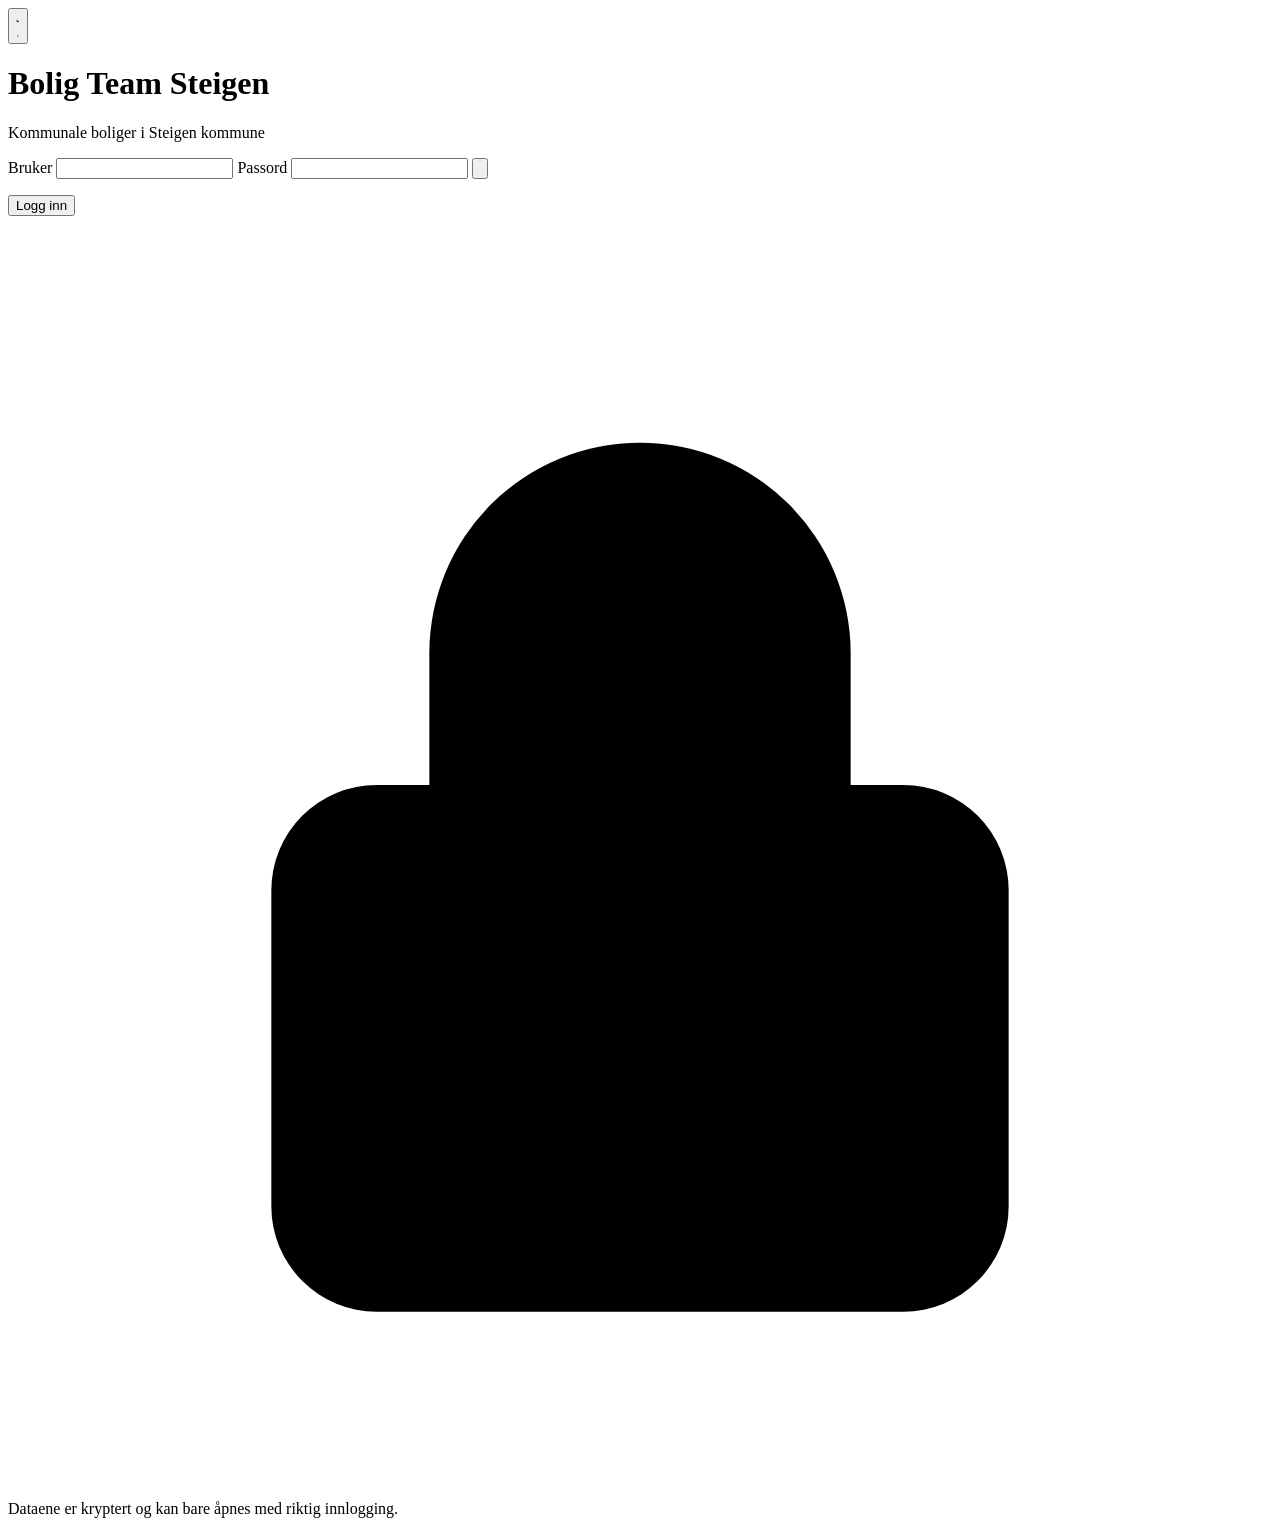
<file: src/template.html>
<!doctype html>
<html lang="nb">
<head>
  <meta charset="utf-8">
  <meta name="viewport" content="width=device-width, initial-scale=1">
  <meta name="color-scheme" content="light dark">
  <meta name="robots" content="noindex, nofollow">
  <title>Bolig Team Steigen</title>
  <link rel="icon" href="data:image/svg+xml,%3Csvg xmlns='http://www.w3.org/2000/svg' viewBox='0 0 48 48'%3E%3Crect width='48' height='48' rx='12' fill='%23175a72'/%3E%3Cpath d='M3 33 14 19l6 7 9-12 16 19z' fill='%235bb3d1' opacity='.55'/%3E%3Cpath d='M13 39V27l11-9 11 9v12z' fill='%23fff'/%3E%3Crect x='19.6' y='28' width='4' height='4' rx='1' fill='%23e0242f'/%3E%3Crect x='24.4' y='28' width='4' height='4' rx='1' fill='%23ff8a1d'/%3E%3Crect x='19.6' y='32.8' width='4' height='4' rx='1' fill='%23ffd43b'/%3E%3Crect x='24.4' y='32.8' width='4' height='4' rx='1' fill='%231f6f8b'/%3E%3C/svg%3E">
  <script>
    /* Valgt tema settes før siden tegnes, så den ikke blinker. */
    try { var t = localStorage.getItem('boligteam.tema'); if (t === 'light' || t === 'dark') document.documentElement.setAttribute('data-theme', t); } catch (e) {}
  </script>
  <!-- @STYLE -->
</head>
<body>

  <!-- ===================== Innlogging ===================== -->
  <div class="login" id="login">
    <div class="login-theme">
      <button type="button" class="btn btn-ghost btn-icon theme-toggle" aria-pressed="false" aria-label="Bytt tema">
        <svg class="i-moon" viewBox="0 0 24 24" aria-hidden="true"><path d="M20 14.5A8 8 0 0 1 9.5 4a8 8 0 1 0 10.5 10.5z"/></svg>
        <svg class="i-sun" viewBox="0 0 24 24" aria-hidden="true"><circle cx="12" cy="12" r="4"/><path d="M12 2.5v2M12 19.5v2M4.6 4.6 6 6M18 18l1.4 1.4M2.5 12h2M19.5 12h2M4.6 19.4 6 18M18 6l1.4-1.4"/></svg>
      </button>
    </div>
    <form class="login-card" id="loginForm" autocomplete="on" novalidate>
      <div class="login-logo" aria-hidden="true"><!-- @LOGO --></div>
      <h1 class="login-title">Bolig Team Steigen</h1>
      <p class="login-sub">Kommunale boliger i Steigen kommune</p>

      <label class="ed-field">
        <span class="ed-label">Bruker</span>
        <input type="text" id="loginUser" name="username" autocomplete="username" autocapitalize="off" spellcheck="false" required>
      </label>
      <label class="ed-field">
        <span class="ed-label">Passord</span>
        <span class="pw-wrap">
          <input type="password" id="loginPass" name="password" autocomplete="current-password" required>
          <button type="button" class="pw-toggle" id="pwToggle" aria-label="Vis passord" aria-pressed="false">
            <svg viewBox="0 0 24 24" aria-hidden="true"><path d="M2.5 12S6 5.5 12 5.5 21.5 12 21.5 12 18 18.5 12 18.5 2.5 12 2.5 12z"/><circle cx="12" cy="12" r="3"/></svg>
          </button>
        </span>
      </label>
      <p class="login-error" id="loginError" role="alert"></p>
      <button type="submit" class="btn btn-primary login-btn" id="loginBtn">
        <span class="login-btn-text">Logg inn</span>
        <span class="spinner" aria-hidden="true"></span>
      </button>
      <p class="login-note">
        <svg viewBox="0 0 24 24" aria-hidden="true"><rect x="5" y="10.5" width="14" height="10" rx="2"/><path d="M8 10.5V8a4 4 0 0 1 8 0v2.5"/></svg>
        Dataene er kryptert og kan bare åpnes med riktig innlogging.
      </p>
    </form>
  </div>

  <!-- ===================== Appen ===================== -->
  <div class="app" id="app" hidden>
    <header class="topbar">
      <div class="brand">
        <span class="brand-logo" aria-hidden="true"><!-- @LOGO --></span>
        <div class="brand-text">
          <h1>Bolig Team Steigen</h1>
          <p class="subtitle" id="subtitle">Laster data…</p>
          <p class="source" id="source"></p>
        </div>
      </div>
      <button type="button" class="btn btn-ghost btn-icon theme-toggle" aria-pressed="false" aria-label="Bytt tema">
        <svg class="i-moon" viewBox="0 0 24 24" aria-hidden="true"><path d="M20 14.5A8 8 0 0 1 9.5 4a8 8 0 1 0 10.5 10.5z"/></svg>
        <svg class="i-sun" viewBox="0 0 24 24" aria-hidden="true"><circle cx="12" cy="12" r="4"/><path d="M12 2.5v2M12 19.5v2M4.6 4.6 6 6M18 18l1.4 1.4M2.5 12h2M19.5 12h2M4.6 19.4 6 18M18 6l1.4-1.4"/></svg>
      </button>
    </header>

    <div class="toolbar" id="toolbar">
      <div class="toolbar-inner">
        <div class="search">
          <svg class="search-icon" viewBox="0 0 24 24" aria-hidden="true"><circle cx="11" cy="11" r="6.5"/><path d="M16 16l4.5 4.5"/></svg>
          <input type="text" id="search" inputmode="search" enterkeyhint="search" autocomplete="off" spellcheck="false"
                 placeholder="Søk: navn, adresse, nummer, telefon…" aria-label="Søk etter leietakere">
          <kbd class="search-kbd" aria-hidden="true">/</kbd>
        </div>

        <div class="controls">
          <div class="show-picker">
            <button type="button" class="select-btn" id="showBtn" aria-haspopup="true" aria-expanded="false" aria-controls="showMenu">
              <span class="select-caption">Vis på kortene:</span>
              <span class="select-value" id="showValue">Adresse</span>
              <svg class="chevron" viewBox="0 0 24 24" aria-hidden="true"><path d="M7 10l5 5 5-5"/></svg>
            </button>
            <div class="menu" id="showMenu" role="group" aria-label="Hva som vises på kortene" hidden></div>
          </div>

          <label class="select-wrap">
            <span class="select-caption">Sorter:</span>
            <select id="sort" aria-label="Rekkefølge på kortene">
              <option value="file">som i filen</option>
              <option value="alpha">A–Å etter kortet</option>
              <option value="ut">kontraktslutt (snarest)</option>
              <option value="reg">KPI-regulering (snarest)</option>
            </select>
            <svg class="chevron" viewBox="0 0 24 24" aria-hidden="true"><path d="M7 10l5 5 5-5"/></svg>
          </label>

          <button type="button" class="btn btn-ghost toolbar-btn" id="exportBtn">
            <svg viewBox="0 0 24 24" aria-hidden="true"><path d="M12 4v11m0 0l-4-4m4 4l4-4"/><path d="M5 15v3a2 2 0 0 0 2 2h10a2 2 0 0 0 2-2v-3"/></svg>
            <span class="hide-sm">Eksporter til Excel</span>
          </button>

          <div class="more">
            <button type="button" class="btn btn-ghost btn-icon toolbar-btn" id="moreBtn" aria-haspopup="true" aria-expanded="false" aria-controls="moreMenu" aria-label="Flere valg">
              <svg viewBox="0 0 24 24" aria-hidden="true"><circle cx="5" cy="12" r="1.3"/><circle cx="12" cy="12" r="1.3"/><circle cx="19" cy="12" r="1.3"/></svg>
            </button>
            <div class="menu menu-right" id="moreMenu" hidden>
              <button type="button" class="menu-cmd" id="importCmd">Last inn Excel-fil…</button>
              <button type="button" class="menu-cmd" id="resetCmd">Tilbakestill til innebygde data…</button>
              <button type="button" class="menu-cmd" id="logoutCmd">Logg ut</button>
              <p class="menu-hint">Endringer lagres kryptert i denne nettleseren. Bruk «Eksporter til Excel» for å ta en kopi.</p>
            </div>
          </div>
          <input type="file" id="fileInput" class="visually-hidden" tabindex="-1" aria-hidden="true"
                 accept=".xlsx,application/vnd.openxmlformats-officedocument.spreadsheetml.sheet">

          <p class="count" id="count" aria-live="polite"></p>
        </div>
      </div>
    </div>

    <main class="main">
      <div class="loader" id="loader" hidden>
        <svg class="loader-icon" viewBox="0 0 48 48" aria-hidden="true"><rect x="8" y="6" width="32" height="36" rx="4"/><path d="M16 18h16M16 26h16M16 34h10"/></svg>
        <h2 id="loaderTitle">Ingen data</h2>
        <p id="loaderText"></p>
        <button type="button" class="btn btn-primary" id="pickBtn">Velg .xlsx-fil</button>
      </div>

      <!-- Visning | frister | ny bolig + ledige — tre kolonner med to linjer hver -->
      <section class="panel" id="panel" hidden>
        <div class="seg seg-vertical" role="group" aria-label="Visning">
          <button type="button" id="viewKort" aria-pressed="true">
            <svg viewBox="0 0 24 24" aria-hidden="true"><rect x="4" y="4" width="6.5" height="6.5" rx="1.5"/><rect x="13.5" y="4" width="6.5" height="6.5" rx="1.5"/><rect x="4" y="13.5" width="6.5" height="6.5" rx="1.5"/><rect x="13.5" y="13.5" width="6.5" height="6.5" rx="1.5"/></svg>
            <span>Alle boliger</span>
          </button>
          <button type="button" id="viewGater" aria-pressed="false">
            <svg viewBox="0 0 24 24" aria-hidden="true"><path d="M4 20L9 4M20 20L15 4"/><path d="M12 6v2M12 11v2M12 16v2"/></svg>
            <span>Etter gate</span>
          </button>
        </div>

        <div class="overview" id="overview" role="group" aria-label="Frister"></div>

        <div class="panel-actions">
          <button type="button" class="btn btn-primary add-btn" id="addBtn">
            <svg viewBox="0 0 24 24" aria-hidden="true"><path d="M12 5v14M5 12h14"/></svg>
            <span>Ny bolig</span>
          </button>
          <label class="switch">
            <input type="checkbox" id="showVacant">
            <span class="switch-track" aria-hidden="true"></span>
            <span>Ledige boliger <span class="muted" id="vacantCount"></span></span>
          </label>
        </div>
      </section>

      <nav class="crumbs" id="crumbs" aria-label="Gate" hidden></nav>

      <ul class="grid" id="grid" aria-label="Boliger"></ul>

      <div class="empty" id="empty" hidden>
        <p id="emptyText">Ingen treff.</p>
        <button type="button" class="btn btn-ghost" id="clearSearch">Tøm søk og filtre</button>
      </div>
    </main>

    <dialog class="editor" id="editor" aria-labelledby="editorTitle">
      <form id="editorForm" novalidate>
        <header class="editor-head">
          <div>
            <h2 id="editorTitle">Rediger bolig</h2>
            <p class="editor-sub" id="editorSub"></p>
          </div>
          <button type="button" class="close" id="editorClose" aria-label="Lukk">
            <svg viewBox="0 0 24 24" aria-hidden="true"><path d="M6 6l12 12M18 6L6 18"/></svg>
          </button>
        </header>
        <div class="editor-body" id="editorBody"></div>
        <footer class="editor-foot">
          <div class="editor-foot-left">
            <button type="button" class="btn btn-warn" id="vacateBtn" title="Tømmer navn, numre, datoer og merknader – adressen og boligen beholdes">
              <svg viewBox="0 0 24 24" aria-hidden="true"><path d="M4 11l8-6 8 6v9H4z"/><path d="M9 20v-5h6v5"/></svg>
              <span>Marker som ledig</span>
            </button>
            <button type="button" class="btn btn-danger-ghost" id="deleteBtn">Slett</button>
          </div>
          <div class="editor-foot-right">
            <button type="button" class="btn btn-ghost" id="cancelBtn">Avbryt</button>
            <button type="submit" class="btn btn-primary" id="saveBtn">Lagre</button>
          </div>
        </footer>
      </form>
    </dialog>

    <div class="drop-overlay" aria-hidden="true"><div>Slipp Excel-filen for å laste den inn</div></div>
    <div class="toast" id="toast" role="status" aria-live="polite"></div>
  </div>

  <!-- @PAYLOAD -->
  <!-- @SCRIPTS -->
</body>
</html>
</file>
